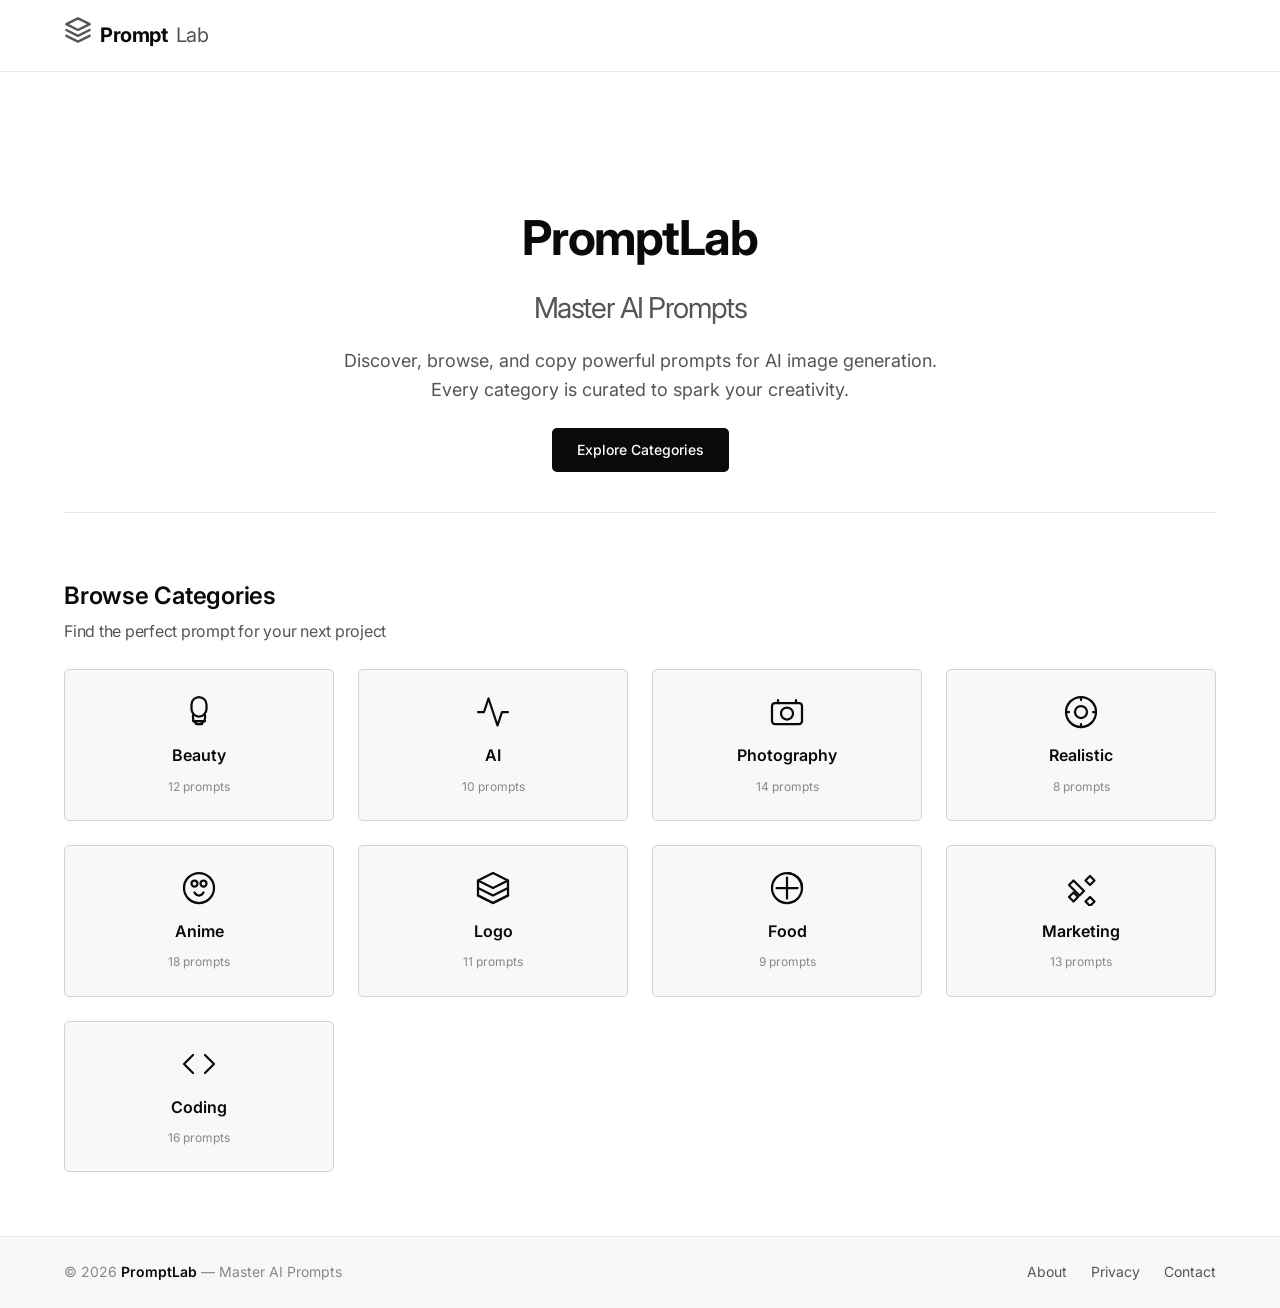
<file: index.html>
<!DOCTYPE html>
<html lang="en">
<head>
    <meta charset="UTF-8" />
    <meta name="viewport" content="width=device-width, initial-scale=1.0" />
    <title>PromptLab — Master AI Prompts</title>
    <link rel="stylesheet" href="style.css" />
    <link rel="preconnect" href="https://fonts.googleapis.com" />
    <link rel="preconnect" href="https://fonts.gstatic.com" crossorigin />
    <link href="https://fonts.googleapis.com/css2?family=Inter:opsz,wght@14..32,400;14..32,500;14..32,600;14..32,700&display=swap" rel="stylesheet" />
</head>
<body>

    <!-- ===== HEADER ===== -->
    <header class="header" role="banner">
        <div class="container">
            <div class="header-logo">
                <span class="logo-icon" aria-hidden="true">
                    <svg width="28" height="28" viewBox="0 0 24 24" fill="none" stroke="currentColor" stroke-width="2" stroke-linecap="round" stroke-linejoin="round">
                        <path d="M12 2L2 7l10 5 10-5-10-5z" />
                        <path d="M2 17l10 5 10-5" />
                        <path d="M2 12l10 5 10-5" />
                    </svg>
                </span>
                Prompt<span>Lab</span>
            </div>

            <button class="hamburger" aria-label="Toggle navigation" aria-expanded="false">
                <span class="bar"></span>
                <span class="bar"></span>
                <span class="bar"></span>
            </button>
        </div>
    </header>

    <!-- ===== NAVIGATION (slide-down, all links point to /pages/) ===== -->
    <nav class="nav-wrapper" role="navigation" aria-label="Main navigation">
        <div class="container">
            <ul class="nav-links">
                <li><a href="index.html" class="active">Home</a></li>
                <li><a href="pages/beauty.html">Beauty</a></li>
                <li><a href="pages/ai.html">AI</a></li>
                <li><a href="pages/photography.html">Photography</a></li>
                <li><a href="pages/realistic.html">Realistic</a></li>
                <li><a href="pages/anime.html">Anime</a></li>
                <li><a href="pages/logo.html">Logo</a></li>
                <li><a href="pages/food.html">Food</a></li>
                <li><a href="pages/marketing.html">Marketing</a></li>
                <li><a href="pages/coding.html">Coding</a></li>
            </ul>
        </div>
    </nav>

    <!-- ===== MAIN ===== -->
    <main class="main" role="main">
        <div class="container">

            <!-- HERO -->
            <section class="hero">
                <h1>
                    Prompt<span class="highlight">Lab</span>
                    <br />
                    <span style="font-weight:var(--fw-regular); color:var(--color-text-secondary); font-size:0.6em; display:block; margin-top:var(--spacing-sm);">
                        Master AI Prompts
                    </span>
                </h1>
                <p>
                    Discover, browse, and copy powerful prompts for AI image generation.
                    Every category is curated to spark your creativity.
                </p>
                <a href="#categories" class="btn">Explore Categories</a>
            </section>

            <!-- CATEGORIES SECTION -->
            <section id="categories">
                <h2 class="section-title">
                    Browse Categories
                    <span class="sub">Find the perfect prompt for your next project</span>
                </h2>

                <div class="category-grid">
                    <!-- Beauty -->
                    <a href="pages/beauty.html" class="category-card">
                        <span class="icon" aria-hidden="true">
                            <svg width="36" height="36" viewBox="0 0 24 24" fill="none" stroke="currentColor" stroke-width="1.5" stroke-linecap="round" stroke-linejoin="round">
                                <path d="M12 2a5 5 0 0 0-5 5v3a5 5 0 0 0 10 0V7a5 5 0 0 0-5-5z" />
                                <path d="M8 14v2a4 4 0 0 0 8 0v-2" />
                                <line x1="8" y1="18" x2="16" y2="18" />
                                <line x1="10" y1="20" x2="14" y2="20" />
                            </svg>
                        </span>
                        <span class="name">Beauty</span>
                        <span class="count">12 prompts</span>
                    </a>

                    <!-- AI -->
                    <a href="pages/ai.html" class="category-card">
                        <span class="icon" aria-hidden="true">
                            <svg width="36" height="36" viewBox="0 0 24 24" fill="none" stroke="currentColor" stroke-width="1.5" stroke-linecap="round" stroke-linejoin="round">
                                <polyline points="22 12 18 12 15 21 9 3 6 12 2 12" />
                            </svg>
                        </span>
                        <span class="name">AI</span>
                        <span class="count">10 prompts</span>
                    </a>

                    <!-- Photography -->
                    <a href="pages/photography.html" class="category-card">
                        <span class="icon" aria-hidden="true">
                            <svg width="36" height="36" viewBox="0 0 24 24" fill="none" stroke="currentColor" stroke-width="1.5" stroke-linecap="round" stroke-linejoin="round">
                                <rect x="2" y="6" width="20" height="14" rx="2" ry="2" />
                                <circle cx="12" cy="13" r="4" />
                                <line x1="18" y1="6" x2="18" y2="4" />
                                <line x1="6" y1="6" x2="6" y2="4" />
                            </svg>
                        </span>
                        <span class="name">Photography</span>
                        <span class="count">14 prompts</span>
                    </a>

                    <!-- Realistic -->
                    <a href="pages/realistic.html" class="category-card">
                        <span class="icon" aria-hidden="true">
                            <svg width="36" height="36" viewBox="0 0 24 24" fill="none" stroke="currentColor" stroke-width="1.5" stroke-linecap="round" stroke-linejoin="round">
                                <circle cx="12" cy="12" r="10" />
                                <circle cx="12" cy="12" r="4" />
                                <line x1="12" y1="2" x2="12" y2="4" />
                                <line x1="12" y1="20" x2="12" y2="22" />
                                <line x1="2" y1="12" x2="4" y2="12" />
                                <line x1="20" y1="12" x2="22" y2="12" />
                            </svg>
                        </span>
                        <span class="name">Realistic</span>
                        <span class="count">8 prompts</span>
                    </a>

                    <!-- Anime -->
                    <a href="pages/anime.html" class="category-card">
                        <span class="icon" aria-hidden="true">
                            <svg width="36" height="36" viewBox="0 0 24 24" fill="none" stroke="currentColor" stroke-width="1.5" stroke-linecap="round" stroke-linejoin="round">
                                <circle cx="9" cy="9" r="2" />
                                <circle cx="15" cy="9" r="2" />
                                <path d="M9 15c.7 1.3 2.3 2 3 2s2.3-.7 3-2" />
                                <circle cx="12" cy="12" r="10" />
                            </svg>
                        </span>
                        <span class="name">Anime</span>
                        <span class="count">18 prompts</span>
                    </a>

                    <!-- Logo -->
                    <a href="pages/logo.html" class="category-card">
                        <span class="icon" aria-hidden="true">
                            <svg width="36" height="36" viewBox="0 0 24 24" fill="none" stroke="currentColor" stroke-width="1.5" stroke-linecap="round" stroke-linejoin="round">
                                <path d="M12 2L2 7l10 5 10-5-10-5z" />
                                <path d="M2 17l10 5 10-5" />
                                <path d="M2 12l10 5 10-5" />
                                <polyline points="2 7 2 17 12 22 22 17 22 7" />
                            </svg>
                        </span>
                        <span class="name">Logo</span>
                        <span class="count">11 prompts</span>
                    </a>

                    <!-- Food -->
                    <a href="pages/food.html" class="category-card">
                        <span class="icon" aria-hidden="true">
                            <svg width="36" height="36" viewBox="0 0 24 24" fill="none" stroke="currentColor" stroke-width="1.5" stroke-linecap="round" stroke-linejoin="round">
                                <path d="M5 12h14" />
                                <path d="M12 5v14" />
                                <circle cx="12" cy="12" r="10" />
                                <path d="M12 2a10 10 0 0 1 10 10" />
                            </svg>
                        </span>
                        <span class="name">Food</span>
                        <span class="count">9 prompts</span>
                    </a>

                    <!-- Marketing -->
                    <a href="pages/marketing.html" class="category-card">
                        <span class="icon" aria-hidden="true">
                            <svg width="36" height="36" viewBox="0 0 24 24" fill="none" stroke="currentColor" stroke-width="1.5" stroke-linecap="round" stroke-linejoin="round">
                                <path d="M18 10L21 7l-3-3-3 3 3 3z" />
                                <path d="M14 14L7 7l-3 3 7 7 3-3z" />
                                <path d="M10 18L7 21l-3-3 3-3 3 3z" />
                                <path d="M18 18l-3 3 3 3 3-3-3-3z" />
                            </svg>
                        </span>
                        <span class="name">Marketing</span>
                        <span class="count">13 prompts</span>
                    </a>

                    <!-- Coding -->
                    <a href="pages/coding.html" class="category-card">
                        <span class="icon" aria-hidden="true">
                            <svg width="36" height="36" viewBox="0 0 24 24" fill="none" stroke="currentColor" stroke-width="1.5" stroke-linecap="round" stroke-linejoin="round">
                                <polyline points="16 18 22 12 16 6" />
                                <polyline points="8 6 2 12 8 18" />
                            </svg>
                        </span>
                        <span class="name">Coding</span>
                        <span class="count">16 prompts</span>
                    </a>
                </div>
            </section>

        </div>
    </main>

    <!-- ===== FOOTER ===== -->
    <footer class="footer" role="contentinfo">
        <div class="container">
            <div class="copyright">
                &copy; 2026 <strong>PromptLab</strong> &mdash; Master AI Prompts
            </div>
            <div class="footer-links">
                <a href="#">About</a>
                <a href="#">Privacy</a>
                <a href="#">Contact</a>
            </div>
        </div>
    </footer>

    <!-- ===== SCRIPTS ===== -->
    <script src="script.js"></script>
</body>
</html>
</file>
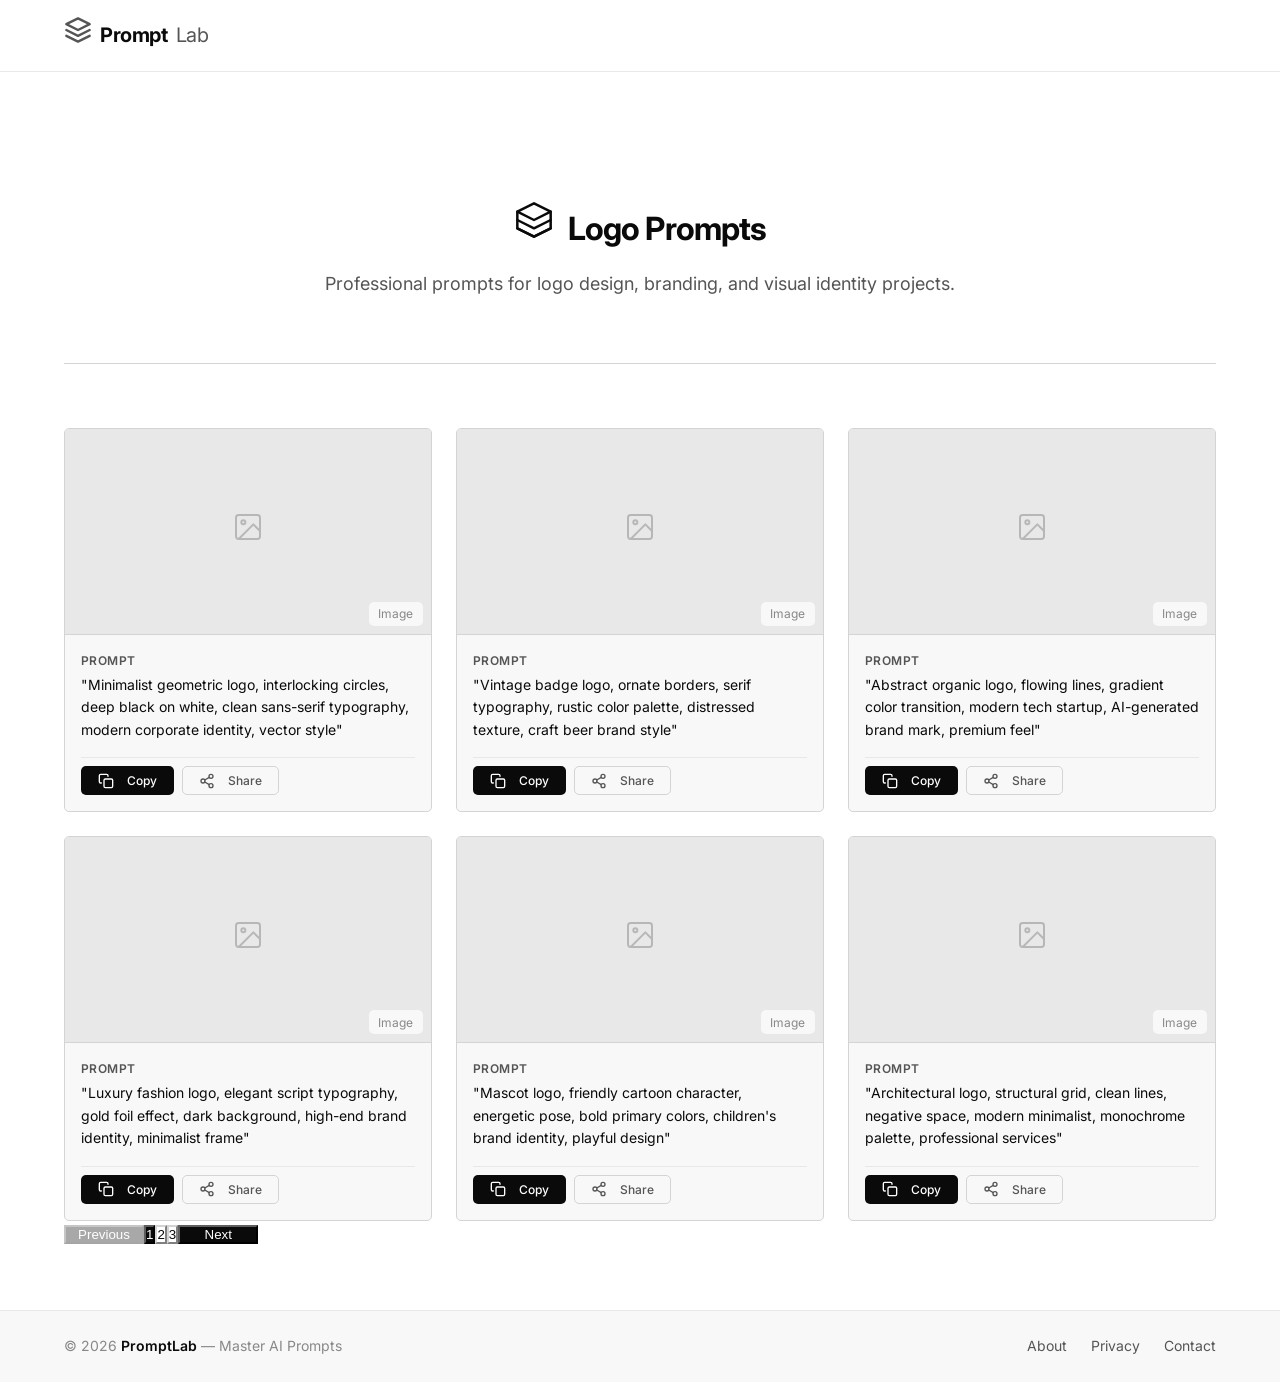
<file: logo.html>
<!DOCTYPE html>
<html lang="en">
<head>
    <meta charset="UTF-8" />
    <meta name="viewport" content="width=device-width, initial-scale=1.0" />
    <title>Logo Prompts — PromptLab</title>
    <link rel="stylesheet" href="style.css" />
    <link rel="stylesheet" href="pagination.css" />
    <link rel="preconnect" href="https://fonts.googleapis.com" />
    <link rel="preconnect" href="https://fonts.gstatic.com" crossorigin />
    <link href="https://fonts.googleapis.com/css2?family=Inter:opsz,wght@14..32,400;14..32,500;14..32,600;14..32,700&display=swap" rel="stylesheet" />
</head>
<body>

    <!-- ===== HEADER (identical) ===== -->
    <header class="header" role="banner">
        <div class="container">
            <div class="header-logo">
                <span class="logo-icon" aria-hidden="true">
                    <svg width="28" height="28" viewBox="0 0 24 24" fill="none" stroke="currentColor" stroke-width="2" stroke-linecap="round" stroke-linejoin="round">
                        <path d="M12 2L2 7l10 5 10-5-10-5z" />
                        <path d="M2 17l10 5 10-5" />
                        <path d="M2 12l10 5 10-5" />
                    </svg>
                </span>
                Prompt<span>Lab</span>
            </div>
            <button class="hamburger" aria-label="Toggle navigation" aria-expanded="false">
                <span class="bar"></span>
                <span class="bar"></span>
                <span class="bar"></span>
            </button>
        </div>
    </header>

    <!-- ===== NAVIGATION (slide-down, identical) ===== -->
    <nav class="nav-wrapper" role="navigation" aria-label="Main navigation">
        <div class="container">
            <ul class="nav-links">
                <li><a href="index.html">Home</a></li>
                <li><a href="beauty.html">Beauty</a></li>
                <li><a href="ai.html">AI</a></li>
                <li><a href="photography.html">Photography</a></li>
                <li><a href="realistic.html">Realistic</a></li>
                <li><a href="anime.html">Anime</a></li>
                <li><a href="logo.html" class="active">Logo</a></li>
                <li><a href="food.html">Food</a></li>
                <li><a href="marketing.html">Marketing</a></li>
                <li><a href="coding.html">Coding</a></li>
            </ul>
        </div>
    </nav>

    <!-- ===== MAIN ===== -->
    <main class="main" role="main">
        <div class="container">

            <!-- Category Header -->
            <section class="hero" style="border-bottom-color:var(--color-border);">
                <h1 style="font-size:var(--font-3xl);">
                    <span class="icon" style="display:inline-block; margin-right:var(--spacing-sm);" aria-hidden="true">
                        <svg width="40" height="40" viewBox="0 0 24 24" fill="none" stroke="currentColor" stroke-width="1.5" stroke-linecap="round" stroke-linejoin="round">
                            <path d="M12 2L2 7l10 5 10-5-10-5z" />
                            <path d="M2 17l10 5 10-5" />
                            <path d="M2 12l10 5 10-5" />
                            <polyline points="2 7 2 17 12 22 22 17 22 7" />
                        </svg>
                    </span>
                    Logo Prompts
                </h1>
                <p>Professional prompts for logo design, branding, and visual identity projects.</p>
            </section>

            <!-- Prompt Grid with 18 cards -->
            <section>
                <div class="prompt-grid">

                    <!-- ===== PAGE 1 (Cards 1-6) ===== -->
                    <!-- Card 1 -->
                    <div class="prompt-card">
                        <div class="image-placeholder">
                            <span class="placeholder-icon" aria-hidden="true">
                                <svg width="32" height="32" viewBox="0 0 24 24" fill="none" stroke="currentColor" stroke-width="1.5" stroke-linecap="round" stroke-linejoin="round">
                                    <rect x="3" y="3" width="18" height="18" rx="2" ry="2" />
                                    <circle cx="8.5" cy="8.5" r="1.5" />
                                    <polyline points="21 15 16 10 5 21" />
                                </svg>
                            </span>
                            <span class="placeholder-label">Image</span>
                        </div>
                        <div class="body">
                            <div class="prompt-text">
                                <span class="label">Prompt</span>
                                "Minimalist geometric logo, interlocking circles, deep black on white, clean sans-serif typography, modern corporate identity, vector style"
                            </div>
                            <div class="actions">
                                <button class="btn btn-sm btn-copy">Copy</button>
                                <button class="btn btn-sm btn-share">Share</button>
                            </div>
                        </div>
                    </div>

                    <!-- Card 2 -->
                    <div class="prompt-card">
                        <div class="image-placeholder">
                            <span class="placeholder-icon" aria-hidden="true">
                                <svg width="32" height="32" viewBox="0 0 24 24" fill="none" stroke="currentColor" stroke-width="1.5" stroke-linecap="round" stroke-linejoin="round">
                                    <rect x="3" y="3" width="18" height="18" rx="2" ry="2" />
                                    <circle cx="8.5" cy="8.5" r="1.5" />
                                    <polyline points="21 15 16 10 5 21" />
                                </svg>
                            </span>
                            <span class="placeholder-label">Image</span>
                        </div>
                        <div class="body">
                            <div class="prompt-text">
                                <span class="label">Prompt</span>
                                "Vintage badge logo, ornate borders, serif typography, rustic color palette, distressed texture, craft beer brand style"
                            </div>
                            <div class="actions">
                                <button class="btn btn-sm btn-copy">Copy</button>
                                <button class="btn btn-sm btn-share">Share</button>
                            </div>
                        </div>
                    </div>

                    <!-- Card 3 -->
                    <div class="prompt-card">
                        <div class="image-placeholder">
                            <span class="placeholder-icon" aria-hidden="true">
                                <svg width="32" height="32" viewBox="0 0 24 24" fill="none" stroke="currentColor" stroke-width="1.5" stroke-linecap="round" stroke-linejoin="round">
                                    <rect x="3" y="3" width="18" height="18" rx="2" ry="2" />
                                    <circle cx="8.5" cy="8.5" r="1.5" />
                                    <polyline points="21 15 16 10 5 21" />
                                </svg>
                            </span>
                            <span class="placeholder-label">Image</span>
                        </div>
                        <div class="body">
                            <div class="prompt-text">
                                <span class="label">Prompt</span>
                                "Abstract organic logo, flowing lines, gradient color transition, modern tech startup, AI-generated brand mark, premium feel"
                            </div>
                            <div class="actions">
                                <button class="btn btn-sm btn-copy">Copy</button>
                                <button class="btn btn-sm btn-share">Share</button>
                            </div>
                        </div>
                    </div>

                    <!-- Card 4 -->
                    <div class="prompt-card">
                        <div class="image-placeholder">
                            <span class="placeholder-icon" aria-hidden="true">
                                <svg width="32" height="32" viewBox="0 0 24 24" fill="none" stroke="currentColor" stroke-width="1.5" stroke-linecap="round" stroke-linejoin="round">
                                    <rect x="3" y="3" width="18" height="18" rx="2" ry="2" />
                                    <circle cx="8.5" cy="8.5" r="1.5" />
                                    <polyline points="21 15 16 10 5 21" />
                                </svg>
                            </span>
                            <span class="placeholder-label">Image</span>
                        </div>
                        <div class="body">
                            <div class="prompt-text">
                                <span class="label">Prompt</span>
                                "Luxury fashion logo, elegant script typography, gold foil effect, dark background, high-end brand identity, minimalist frame"
                            </div>
                            <div class="actions">
                                <button class="btn btn-sm btn-copy">Copy</button>
                                <button class="btn btn-sm btn-share">Share</button>
                            </div>
                        </div>
                    </div>

                    <!-- Card 5 -->
                    <div class="prompt-card">
                        <div class="image-placeholder">
                            <span class="placeholder-icon" aria-hidden="true">
                                <svg width="32" height="32" viewBox="0 0 24 24" fill="none" stroke="currentColor" stroke-width="1.5" stroke-linecap="round" stroke-linejoin="round">
                                    <rect x="3" y="3" width="18" height="18" rx="2" ry="2" />
                                    <circle cx="8.5" cy="8.5" r="1.5" />
                                    <polyline points="21 15 16 10 5 21" />
                                </svg>
                            </span>
                            <span class="placeholder-label">Image</span>
                        </div>
                        <div class="body">
                            <div class="prompt-text">
                                <span class="label">Prompt</span>
                                "Mascot logo, friendly cartoon character, energetic pose, bold primary colors, children's brand identity, playful design"
                            </div>
                            <div class="actions">
                                <button class="btn btn-sm btn-copy">Copy</button>
                                <button class="btn btn-sm btn-share">Share</button>
                            </div>
                        </div>
                    </div>

                    <!-- Card 6 -->
                    <div class="prompt-card">
                        <div class="image-placeholder">
                            <span class="placeholder-icon" aria-hidden="true">
                                <svg width="32" height="32" viewBox="0 0 24 24" fill="none" stroke="currentColor" stroke-width="1.5" stroke-linecap="round" stroke-linejoin="round">
                                    <rect x="3" y="3" width="18" height="18" rx="2" ry="2" />
                                    <circle cx="8.5" cy="8.5" r="1.5" />
                                    <polyline points="21 15 16 10 5 21" />
                                </svg>
                            </span>
                            <span class="placeholder-label">Image</span>
                        </div>
                        <div class="body">
                            <div class="prompt-text">
                                <span class="label">Prompt</span>
                                "Architectural logo, structural grid, clean lines, negative space, modern minimalist, monochrome palette, professional services"
                            </div>
                            <div class="actions">
                                <button class="btn btn-sm btn-copy">Copy</button>
                                <button class="btn btn-sm btn-share">Share</button>
                            </div>
                        </div>
                    </div>

                    <!-- ===== PAGE 2 (Cards 7-12) ===== -->
                    <!-- Card 7 -->
                    <div class="prompt-card">
                        <div class="image-placeholder">
                            <span class="placeholder-icon" aria-hidden="true">
                                <svg width="32" height="32" viewBox="0 0 24 24" fill="none" stroke="currentColor" stroke-width="1.5" stroke-linecap="round" stroke-linejoin="round">
                                    <rect x="3" y="3" width="18" height="18" rx="2" ry="2" />
                                    <circle cx="8.5" cy="8.5" r="1.5" />
                                    <polyline points="21 15 16 10 5 21" />
                                </svg>
                            </span>
                            <span class="placeholder-label">Image</span>
                        </div>
                        <div class="body">
                            <div class="prompt-text">
                                <span class="label">Prompt</span>
                                "Eco-friendly logo, leaf and spiral combination, earthy green tones, organic curves, sustainability brand, clean natural aesthetic"
                            </div>
                            <div class="actions">
                                <button class="btn btn-sm btn-copy">Copy</button>
                                <button class="btn btn-sm btn-share">Share</button>
                            </div>
                        </div>
                    </div>

                    <!-- Card 8 -->
                    <div class="prompt-card">
                        <div class="image-placeholder">
                            <span class="placeholder-icon" aria-hidden="true">
                                <svg width="32" height="32" viewBox="0 0 24 24" fill="none" stroke="currentColor" stroke-width="1.5" stroke-linecap="round" stroke-linejoin="round">
                                    <rect x="3" y="3" width="18" height="18" rx="2" ry="2" />
                                    <circle cx="8.5" cy="8.5" r="1.5" />
                                    <polyline points="21 15 16 10 5 21" />
                                </svg>
                            </span>
                            <span class="placeholder-label">Image</span>
                        </div>
                        <div class="body">
                            <div class="prompt-text">
                                <span class="label">Prompt</span>
                                "Tech logo, circuit board pattern, blue and silver color scheme, futuristic font, software company, digital transformation brand"
                            </div>
                            <div class="actions">
                                <button class="btn btn-sm btn-copy">Copy</button>
                                <button class="btn btn-sm btn-share">Share</button>
                            </div>
                        </div>
                    </div>

                    <!-- Card 9 -->
                    <div class="prompt-card">
                        <div class="image-placeholder">
                            <span class="placeholder-icon" aria-hidden="true">
                                <svg width="32" height="32" viewBox="0 0 24 24" fill="none" stroke="currentColor" stroke-width="1.5" stroke-linecap="round" stroke-linejoin="round">
                                    <rect x="3" y="3" width="18" height="18" rx="2" ry="2" />
                                    <circle cx="8.5" cy="8.5" r="1.5" />
                                    <polyline points="21 15 16 10 5 21" />
                                </svg>
                            </span>
                            <span class="placeholder-label">Image</span>
                        </div>
                        <div class="body">
                            <div class="prompt-text">
                                <span class="label">Prompt</span>
                                "Hand-drawn logo, sketch style, irregular lines, artistic feel, creative agency, bespoke design, watercolor accent"
                            </div>
                            <div class="actions">
                                <button class="btn btn-sm btn-copy">Copy</button>
                                <button class="btn btn-sm btn-share">Share</button>
                            </div>
                        </div>
                    </div>

                    <!-- Card 10 -->
                    <div class="prompt-card">
                        <div class="image-placeholder">
                            <span class="placeholder-icon" aria-hidden="true">
                                <svg width="32" height="32" viewBox="0 0 24 24" fill="none" stroke="currentColor" stroke-width="1.5" stroke-linecap="round" stroke-linejoin="round">
                                    <rect x="3" y="3" width="18" height="18" rx="2" ry="2" />
                                    <circle cx="8.5" cy="8.5" r="1.5" />
                                    <polyline points="21 15 16 10 5 21" />
                                </svg>
                            </span>
                            <span class="placeholder-label">Image</span>
                        </div>
                        <div class="body">
                            <div class="prompt-text">
                                <span class="label">Prompt</span>
                                "Food brand logo, fork and spoon in circle, warm colors, clean modern design, cafe identity, appetizing visual"
                            </div>
                            <div class="actions">
                                <button class="btn btn-sm btn-copy">Copy</button>
                                <button class="btn btn-sm btn-share">Share</button>
                            </div>
                        </div>
                    </div>

                    <!-- Card 11 -->
                    <div class="prompt-card">
                        <div class="image-placeholder">
                            <span class="placeholder-icon" aria-hidden="true">
                                <svg width="32" height="32" viewBox="0 0 24 24" fill="none" stroke="currentColor" stroke-width="1.5" stroke-linecap="round" stroke-linejoin="round">
                                    <rect x="3" y="3" width="18" height="18" rx="2" ry="2" />
                                    <circle cx="8.5" cy="8.5" r="1.5" />
                                    <polyline points="21 15 16 10 5 21" />
                                </svg>
                            </span>
                            <span class="placeholder-label">Image</span>
                        </div>
                        <div class="body">
                            <div class="prompt-text">
                                <span class="label">Prompt</span>
                                "Sports team logo, shield shape, aggressive mascot, bold typography, team colors, dynamic action pose"
                            </div>
                            <div class="actions">
                                <button class="btn btn-sm btn-copy">Copy</button>
                                <button class="btn btn-sm btn-share">Share</button>
                            </div>
                        </div>
                    </div>

                    <!-- Card 12 -->
                    <div class="prompt-card">
                        <div class="image-placeholder">
                            <span class="placeholder-icon" aria-hidden="true">
                                <svg width="32" height="32" viewBox="0 0 24 24" fill="none" stroke="currentColor" stroke-width="1.5" stroke-linecap="round" stroke-linejoin="round">
                                    <rect x="3" y="3" width="18" height="18" rx="2" ry="2" />
                                    <circle cx="8.5" cy="8.5" r="1.5" />
                                    <polyline points="21 15 16 10 5 21" />
                                </svg>
                            </span>
                            <span class="placeholder-label">Image</span>
                        </div>
                        <div class="body">
                            <div class="prompt-text">
                                <span class="label">Prompt</span>
                                "Jewelry brand logo, elegant diamond motif, refined serif font, gold and pearl color scheme, luxury accessory brand"
                            </div>
                            <div class="actions">
                                <button class="btn btn-sm btn-copy">Copy</button>
                                <button class="btn btn-sm btn-share">Share</button>
                            </div>
                        </div>
                    </div>

                    <!-- ===== PAGE 3 (Cards 13-18) ===== -->
                    <!-- Card 13 -->
                    <div class="prompt-card">
                        <div class="image-placeholder">
                            <span class="placeholder-icon" aria-hidden="true">
                                <svg width="32" height="32" viewBox="0 0 24 24" fill="none" stroke="currentColor" stroke-width="1.5" stroke-linecap="round" stroke-linejoin="round">
                                    <rect x="3" y="3" width="18" height="18" rx="2" ry="2" />
                                    <circle cx="8.5" cy="8.5" r="1.5" />
                                    <polyline points="21 15 16 10 5 21" />
                                </svg>
                            </span>
                            <span class="placeholder-label">Image</span>
                        </div>
                        <div class="body">
                            <div class="prompt-text">
                                <span class="label">Prompt</span>
                                "Music logo, abstract sound wave, musical note integration, dynamic movement, entertainment brand, vibrant colors"
                            </div>
                            <div class="actions">
                                <button class="btn btn-sm btn-copy">Copy</button>
                                <button class="btn btn-sm btn-share">Share</button>
                            </div>
                        </div>
                    </div>

                    <!-- Card 14 -->
                    <div class="prompt-card">
                        <div class="image-placeholder">
                            <span class="placeholder-icon" aria-hidden="true">
                                <svg width="32" height="32" viewBox="0 0 24 24" fill="none" stroke="currentColor" stroke-width="1.5" stroke-linecap="round" stroke-linejoin="round">
                                    <rect x="3" y="3" width="18" height="18" rx="2" ry="2" />
                                    <circle cx="8.5" cy="8.5" r="1.5" />
                                    <polyline points="21 15 16 10 5 21" />
                                </svg>
                            </span>
                            <span class="placeholder-label">Image</span>
                        </div>
                        <div class="body">
                            <div class="prompt-text">
                                <span class="label">Prompt</span>
                                "Travel logo, compass and globe hybrid, adventurous spirit, navy and gold palette, tourism company, wanderlust vibe"
                            </div>
                            <div class="actions">
                                <button class="btn btn-sm btn-copy">Copy</button>
                                <button class="btn btn-sm btn-share">Share</button>
                            </div>
                        </div>
                    </div>

                    <!-- Card 15 -->
                    <div class="prompt-card">
                        <div class="image-placeholder">
                            <span class="placeholder-icon" aria-hidden="true">
                                <svg width="32" height="32" viewBox="0 0 24 24" fill="none" stroke="currentColor" stroke-width="1.5" stroke-linecap="round" stroke-linejoin="round">
                                    <rect x="3" y="3" width="18" height="18" rx="2" ry="2" />
                                    <circle cx="8.5" cy="8.5" r="1.5" />
                                    <polyline points="21 15 16 10 5 21" />
                                </svg>
                            </span>
                            <span class="placeholder-label">Image</span>
                        </div>
                        <div class="body">
                            <div class="prompt-text">
                                <span class="label">Prompt</span>
                                "Health logo, cross and heart combo, medical plus sign, calm blue tones, healthcare brand, trustworthy design"
                            </div>
                            <div class="actions">
                                <button class="btn btn-sm btn-copy">Copy</button>
                                <button class="btn btn-sm btn-share">Share</button>
                            </div>
                        </div>
                    </div>

                    <!-- Card 16 -->
                    <div class="prompt-card">
                        <div class="image-placeholder">
                            <span class="placeholder-icon" aria-hidden="true">
                                <svg width="32" height="32" viewBox="0 0 24 24" fill="none" stroke="currentColor" stroke-width="1.5" stroke-linecap="round" stroke-linejoin="round">
                                    <rect x="3" y="3" width="18" height="18" rx="2" ry="2" />
                                    <circle cx="8.5" cy="8.5" r="1.5" />
                                    <polyline points="21 15 16 10 5 21" />
                                </svg>
                            </span>
                            <span class="placeholder-label">Image</span>
                        </div>
                        <div class="body">
                            <div class="prompt-text">
                                <span class="label">Prompt</span>
                                "Education logo, book and graduation cap, knowledge symbol, academic colors, school identity, timeless design"
                            </div>
                            <div class="actions">
                                <button class="btn btn-sm btn-copy">Copy</button>
                                <button class="btn btn-sm btn-share">Share</button>
                            </div>
                        </div>
                    </div>

                    <!-- Card 17 -->
                    <div class="prompt-card">
                        <div class="image-placeholder">
                            <span class="placeholder-icon" aria-hidden="true">
                                <svg width="32" height="32" viewBox="0 0 24 24" fill="none" stroke="currentColor" stroke-width="1.5" stroke-linecap="round" stroke-linejoin="round">
                                    <rect x="3" y="3" width="18" height="18" rx="2" ry="2" />
                                    <circle cx="8.5" cy="8.5" r="1.5" />
                                    <polyline points="21 15 16 10 5 21" />
                                </svg>
                            </span>
                            <span class="placeholder-label">Image</span>
                        </div>
                        <div class="body">
                            <div class="prompt-text">
                                <span class="label">Prompt</span>
                                "Financial logo, upward arrow graph, shield protection, gold and navy, investment brand, professional corporate identity"
                            </div>
                            <div class="actions">
                                <button class="btn btn-sm btn-copy">Copy</button>
                                <button class="btn btn-sm btn-share">Share</button>
                            </div>
                        </div>
                    </div>

                    <!-- Card 18 -->
                    <div class="prompt-card">
                        <div class="image-placeholder">
                            <span class="placeholder-icon" aria-hidden="true">
                                <svg width="32" height="32" viewBox="0 0 24 24" fill="none" stroke="currentColor" stroke-width="1.5" stroke-linecap="round" stroke-linejoin="round">
                                    <rect x="3" y="3" width="18" height="18" rx="2" ry="2" />
                                    <circle cx="8.5" cy="8.5" r="1.5" />
                                    <polyline points="21 15 16 10 5 21" />
                                </svg>
                            </span>
                            <span class="placeholder-label">Image</span>
                        </div>
                        <div class="body">
                            <div class="prompt-text">
                                <span class="label">Prompt</span>
                                "Art gallery logo, modern geometric frame, creative negative space, black and white, museum identity, elegant minimalism"
                            </div>
                            <div class="actions">
                                <button class="btn btn-sm btn-copy">Copy</button>
                                <button class="btn btn-sm btn-share">Share</button>
                            </div>
                        </div>
                    </div>

                </div>

                <!-- ===== PAGINATION CONTAINER ===== -->
                <div id="pagination"></div>

            </section>

        </div>
    </main>

    <!-- ===== FOOTER (identical) ===== -->
    <footer class="footer" role="contentinfo">
        <div class="container">
            <div class="copyright">
                &copy; 2026 <strong>PromptLab</strong> &mdash; Master AI Prompts
            </div>
            <div class="footer-links">
                <a href="#">About</a>
                <a href="#">Privacy</a>
                <a href="#">Contact</a>
            </div>
        </div>
    </footer>

    <script src="script.js"></script>
</body>
</html>
</file>
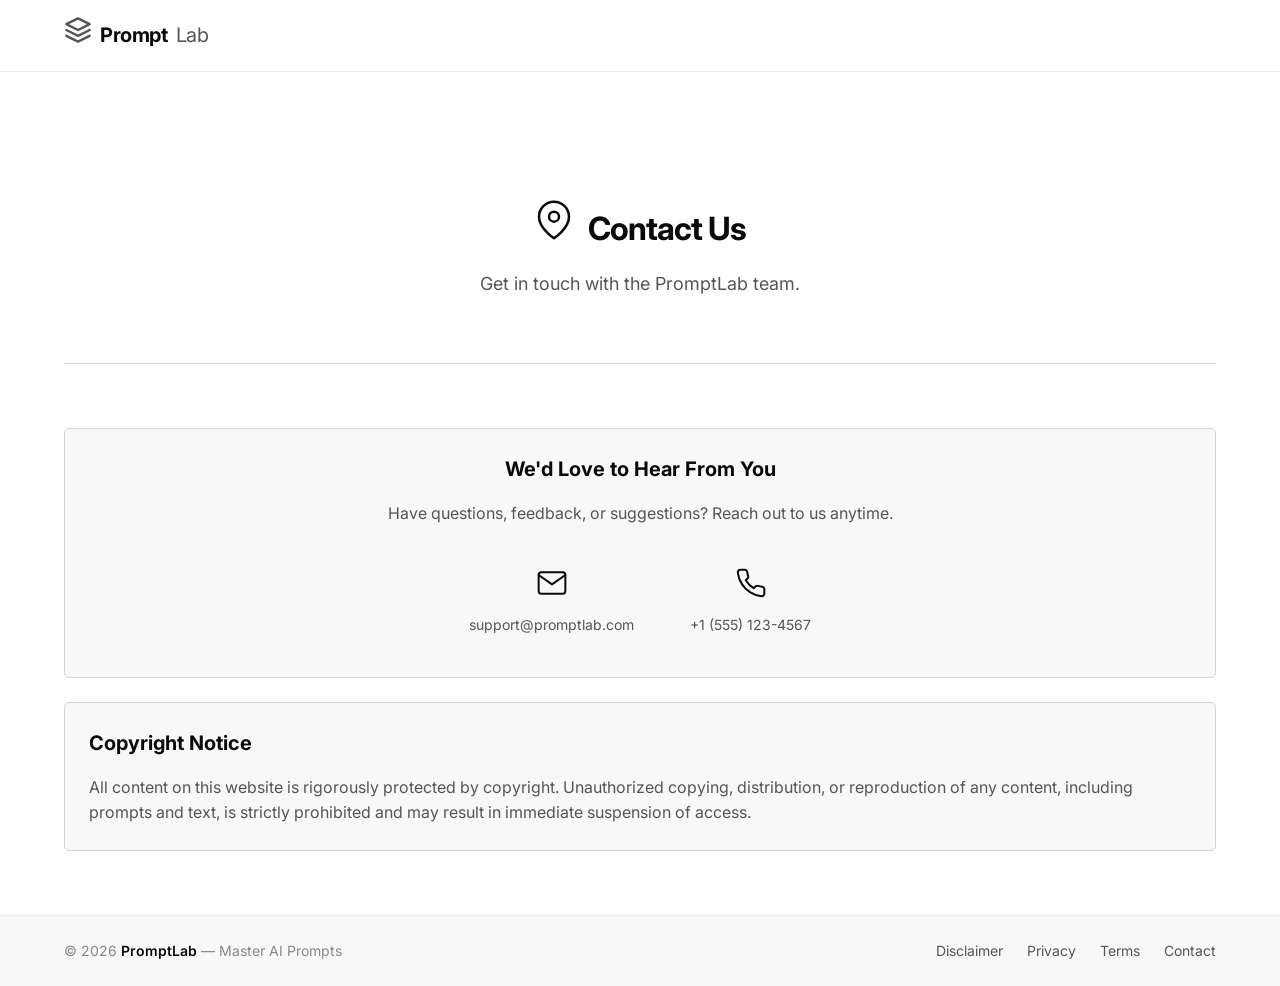
<file: legal/contact.html>
<!DOCTYPE html>
<html lang="en">
<head>
    <meta charset="UTF-8" />
    <meta name="viewport" content="width=device-width, initial-scale=1.0" />
    <title>Contact Us — PromptLab</title>
    <link rel="stylesheet" href="../style.css" />
    <link rel="stylesheet" href="../pagination.css" />
    <link rel="preconnect" href="https://fonts.googleapis.com" />
    <link rel="preconnect" href="https://fonts.gstatic.com" crossorigin />
    <link href="https://fonts.googleapis.com/css2?family=Inter:opsz,wght@14..32,400;14..32,500;14..32,600;14..32,700&display=swap" rel="stylesheet" />
</head>
<body>

    <!-- ===== HEADER ===== -->
    <header class="header" role="banner">
        <div class="container">
            <div class="header-logo">
                <span class="logo-icon" aria-hidden="true">
                    <svg width="28" height="28" viewBox="0 0 24 24" fill="none" stroke="currentColor" stroke-width="2" stroke-linecap="round" stroke-linejoin="round">
                        <path d="M12 2L2 7l10 5 10-5-10-5z" />
                        <path d="M2 17l10 5 10-5" />
                        <path d="M2 12l10 5 10-5" />
                    </svg>
                </span>
                Prompt<span>Lab</span>
            </div>
            <button class="hamburger" aria-label="Toggle navigation" aria-expanded="false">
                <span class="bar"></span>
                <span class="bar"></span>
                <span class="bar"></span>
            </button>
        </div>
    </header>

    <!-- ===== NAVIGATION ===== -->
    <nav class="nav-wrapper" role="navigation" aria-label="Main navigation">
        <div class="container">
            <ul class="nav-links">
                <li><a href="../index.html">Home</a></li>
                <li><a href="../pages/beauty.html">Beauty</a></li>
                <li><a href="../pages/ai.html">AI</a></li>
                <li><a href="../pages/photography.html">Photography</a></li>
                <li><a href="../pages/realistic.html">Realistic</a></li>
                <li><a href="../pages/anime.html">Anime</a></li>
                <li><a href="../pages/logo.html">Logo</a></li>
                <li><a href="../pages/food.html">Food</a></li>
                <li><a href="../pages/marketing.html">Marketing</a></li>
                <li><a href="../pages/coding.html">Coding</a></li>
            </ul>
        </div>
    </nav>

    <!-- ===== MAIN ===== -->
    <main class="main" role="main">
        <div class="container">

            <!-- Page Header -->
            <section class="hero" style="border-bottom-color:var(--color-border);">
                <h1 style="font-size:var(--font-3xl);">
                    <span class="icon" style="display:inline-block; margin-right:var(--spacing-sm);" aria-hidden="true">
                        <svg width="40" height="40" viewBox="0 0 24 24" fill="none" stroke="currentColor" stroke-width="1.5" stroke-linecap="round" stroke-linejoin="round">
                            <path d="M21 10c0 7-9 13-9 13s-9-6-9-13a9 9 0 0 1 18 0z"/>
                            <circle cx="12" cy="10" r="3"/>
                        </svg>
                    </span>
                    Contact Us
                </h1>
                <p>Get in touch with the PromptLab team.</p>
            </section>

            <!-- Content -->
            <section>
                <div style="background:var(--color-surface); border:1px solid var(--color-border); border-radius:var(--radius); padding:var(--spacing-lg); margin-top:var(--spacing-lg); text-align:center;">
                    <h2 style="font-size:var(--font-xl); color:var(--color-primary); margin-bottom:var(--spacing-md);">We'd Love to Hear From You</h2>
                    <p style="color:var(--color-text-secondary); margin-bottom:var(--spacing-md);">Have questions, feedback, or suggestions? Reach out to us anytime.</p>
                    <div style="display:flex; flex-wrap:wrap; justify-content:center; gap:var(--spacing-lg); margin-top:var(--spacing-lg);">
                        <div style="text-align:center; padding:var(--spacing-md);">
                            <span style="display:inline-block; margin-bottom:var(--spacing-sm); color:var(--color-primary);" aria-hidden="true">
                                <svg width="32" height="32" viewBox="0 0 24 24" fill="none" stroke="currentColor" stroke-width="1.5" stroke-linecap="round" stroke-linejoin="round">
                                    <path d="M4 4h16c1.1 0 2 .9 2 2v12c0 1.1-.9 2-2 2H4c-1.1 0-2-.9-2-2V6c0-1.1.9-2 2-2z"/>
                                    <polyline points="22,6 12,13 2,6"/>
                                </svg>
                            </span>
                            <p style="font-size:var(--font-sm); color:var(--color-text-secondary);">support@promptlab.com</p>
                        </div>
                        <div style="text-align:center; padding:var(--spacing-md);">
                            <span style="display:inline-block; margin-bottom:var(--spacing-sm); color:var(--color-primary);" aria-hidden="true">
                                <svg width="32" height="32" viewBox="0 0 24 24" fill="none" stroke="currentColor" stroke-width="1.5" stroke-linecap="round" stroke-linejoin="round">
                                    <path d="M22 16.92v3a2 2 0 0 1-2.18 2 19.79 19.79 0 0 1-8.63-3.07 19.5 19.5 0 0 1-6-6 19.79 19.79 0 0 1-3.07-8.67A2 2 0 0 1 4.11 2h3a2 2 0 0 1 2 1.72 12.84 12.84 0 0 0 .7 2.81 2 2 0 0 1-.45 2.11L8.09 9.91a16 16 0 0 0 6 6l1.27-1.27a2 2 0 0 1 2.11-.45 12.84 12.84 0 0 0 2.81.7A2 2 0 0 1 22 16.92z"/>
                                </svg>
                            </span>
                            <p style="font-size:var(--font-sm); color:var(--color-text-secondary);">+1 (555) 123-4567</p>
                        </div>
                    </div>
                </div>

                <div style="background:var(--color-surface); border:1px solid var(--color-border); border-radius:var(--radius); padding:var(--spacing-lg); margin-top:var(--spacing-lg);">
                    <h2 style="font-size:var(--font-xl); color:var(--color-primary); margin-bottom:var(--spacing-md);">Copyright Notice</h2>
                    <p style="color:var(--color-text-secondary);">
                        All content on this website is rigorously protected by copyright. Unauthorized copying, distribution, or reproduction of any content, including prompts and text, is strictly prohibited and may result in immediate suspension of access.
                    </p>
                </div>
            </section>

        </div>
    </main>

    <!-- ===== FOOTER ===== -->
    <footer class="footer" role="contentinfo">
        <div class="container">
            <div class="copyright">
                &copy; 2026 <strong>PromptLab</strong> &mdash; Master AI Prompts
            </div>
            <div class="footer-links">
                <a href="disclaimer.html">Disclaimer</a>
                <a href="privacy.html">Privacy</a>
                <a href="terms.html">Terms</a>
                <a href="contact.html">Contact</a>
            </div>
        </div>
    </footer>

    <script src="../script.js"></script>
</body>
</html>
</file>
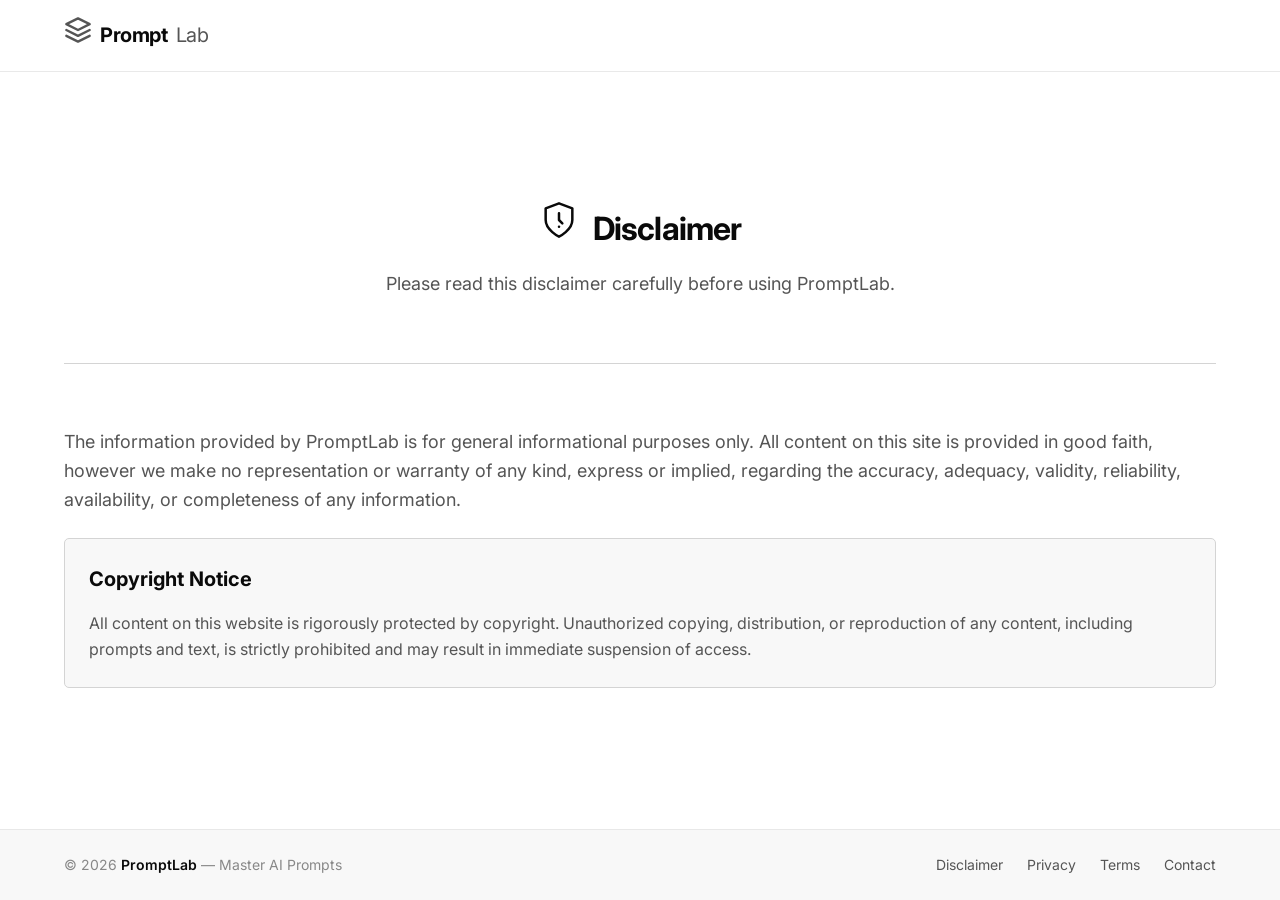
<file: legal/disclaimer.html>
<!DOCTYPE html>
<html lang="en">
<head>
    <meta charset="UTF-8" />
    <meta name="viewport" content="width=device-width, initial-scale=1.0" />
    <title>Disclaimer — PromptLab</title>
    <link rel="stylesheet" href="../style.css" />
    <link rel="stylesheet" href="../pagination.css" />
    <link rel="preconnect" href="https://fonts.googleapis.com" />
    <link rel="preconnect" href="https://fonts.gstatic.com" crossorigin />
    <link href="https://fonts.googleapis.com/css2?family=Inter:opsz,wght@14..32,400;14..32,500;14..32,600;14..32,700&display=swap" rel="stylesheet" />
</head>
<body>

    <!-- ===== HEADER ===== -->
    <header class="header" role="banner">
        <div class="container">
            <div class="header-logo">
                <span class="logo-icon" aria-hidden="true">
                    <svg width="28" height="28" viewBox="0 0 24 24" fill="none" stroke="currentColor" stroke-width="2" stroke-linecap="round" stroke-linejoin="round">
                        <path d="M12 2L2 7l10 5 10-5-10-5z" />
                        <path d="M2 17l10 5 10-5" />
                        <path d="M2 12l10 5 10-5" />
                    </svg>
                </span>
                Prompt<span>Lab</span>
            </div>
            <button class="hamburger" aria-label="Toggle navigation" aria-expanded="false">
                <span class="bar"></span>
                <span class="bar"></span>
                <span class="bar"></span>
            </button>
        </div>
    </header>

    <!-- ===== NAVIGATION (all links within /pages/ or root) ===== -->
    <nav class="nav-wrapper" role="navigation" aria-label="Main navigation">
        <div class="container">
            <ul class="nav-links">
                <li><a href="../index.html">Home</a></li>
                <li><a href="../pages/beauty.html">Beauty</a></li>
                <li><a href="../pages/ai.html">AI</a></li>
                <li><a href="../pages/photography.html">Photography</a></li>
                <li><a href="../pages/realistic.html">Realistic</a></li>
                <li><a href="../pages/anime.html">Anime</a></li>
                <li><a href="../pages/logo.html">Logo</a></li>
                <li><a href="../pages/food.html">Food</a></li>
                <li><a href="../pages/marketing.html">Marketing</a></li>
                <li><a href="../pages/coding.html">Coding</a></li>
            </ul>
        </div>
    </nav>

    <!-- ===== MAIN ===== -->
    <main class="main" role="main">
        <div class="container">

            <!-- Page Header -->
            <section class="hero" style="border-bottom-color:var(--color-border);">
                <h1 style="font-size:var(--font-3xl);">
                    <span class="icon" style="display:inline-block; margin-right:var(--spacing-sm);" aria-hidden="true">
                        <svg width="40" height="40" viewBox="0 0 24 24" fill="none" stroke="currentColor" stroke-width="1.5" stroke-linecap="round" stroke-linejoin="round">
                            <path d="M12 22s8-4 8-10V5l-8-3-8 3v7c0 6 8 10 8 10z"/>
                            <polyline points="12 8 12 12 14 14"/>
                            <line x1="12" y1="16" x2="12.01" y2="16"/>
                        </svg>
                    </span>
                    Disclaimer
                </h1>
                <p>Please read this disclaimer carefully before using PromptLab.</p>
            </section>

            <!-- Content -->
            <section>
                <p style="font-size:var(--font-lg); color:var(--color-text-secondary); margin-bottom:var(--spacing-lg);">
                    The information provided by PromptLab is for general informational purposes only. All content on this site is provided in good faith, however we make no representation or warranty of any kind, express or implied, regarding the accuracy, adequacy, validity, reliability, availability, or completeness of any information.
                </p>
                <div style="background:var(--color-surface); border:1px solid var(--color-border); border-radius:var(--radius); padding:var(--spacing-lg); margin-top:var(--spacing-lg);">
                    <h2 style="font-size:var(--font-xl); color:var(--color-primary); margin-bottom:var(--spacing-md);">Copyright Notice</h2>
                    <p style="color:var(--color-text-secondary);">
                        All content on this website is rigorously protected by copyright. Unauthorized copying, distribution, or reproduction of any content, including prompts and text, is strictly prohibited and may result in immediate suspension of access.
                    </p>
                </div>
            </section>

        </div>
    </main>

    <!-- ===== FOOTER ===== -->
    <footer class="footer" role="contentinfo">
        <div class="container">
            <div class="copyright">
                &copy; 2026 <strong>PromptLab</strong> &mdash; Master AI Prompts
            </div>
            <div class="footer-links">
                <a href="disclaimer.html">Disclaimer</a>
                <a href="privacy.html">Privacy</a>
                <a href="terms.html">Terms</a>
                <a href="contact.html">Contact</a>
            </div>
        </div>
    </footer>

    <script src="../script.js"></script>
</body>
</html>
</file>
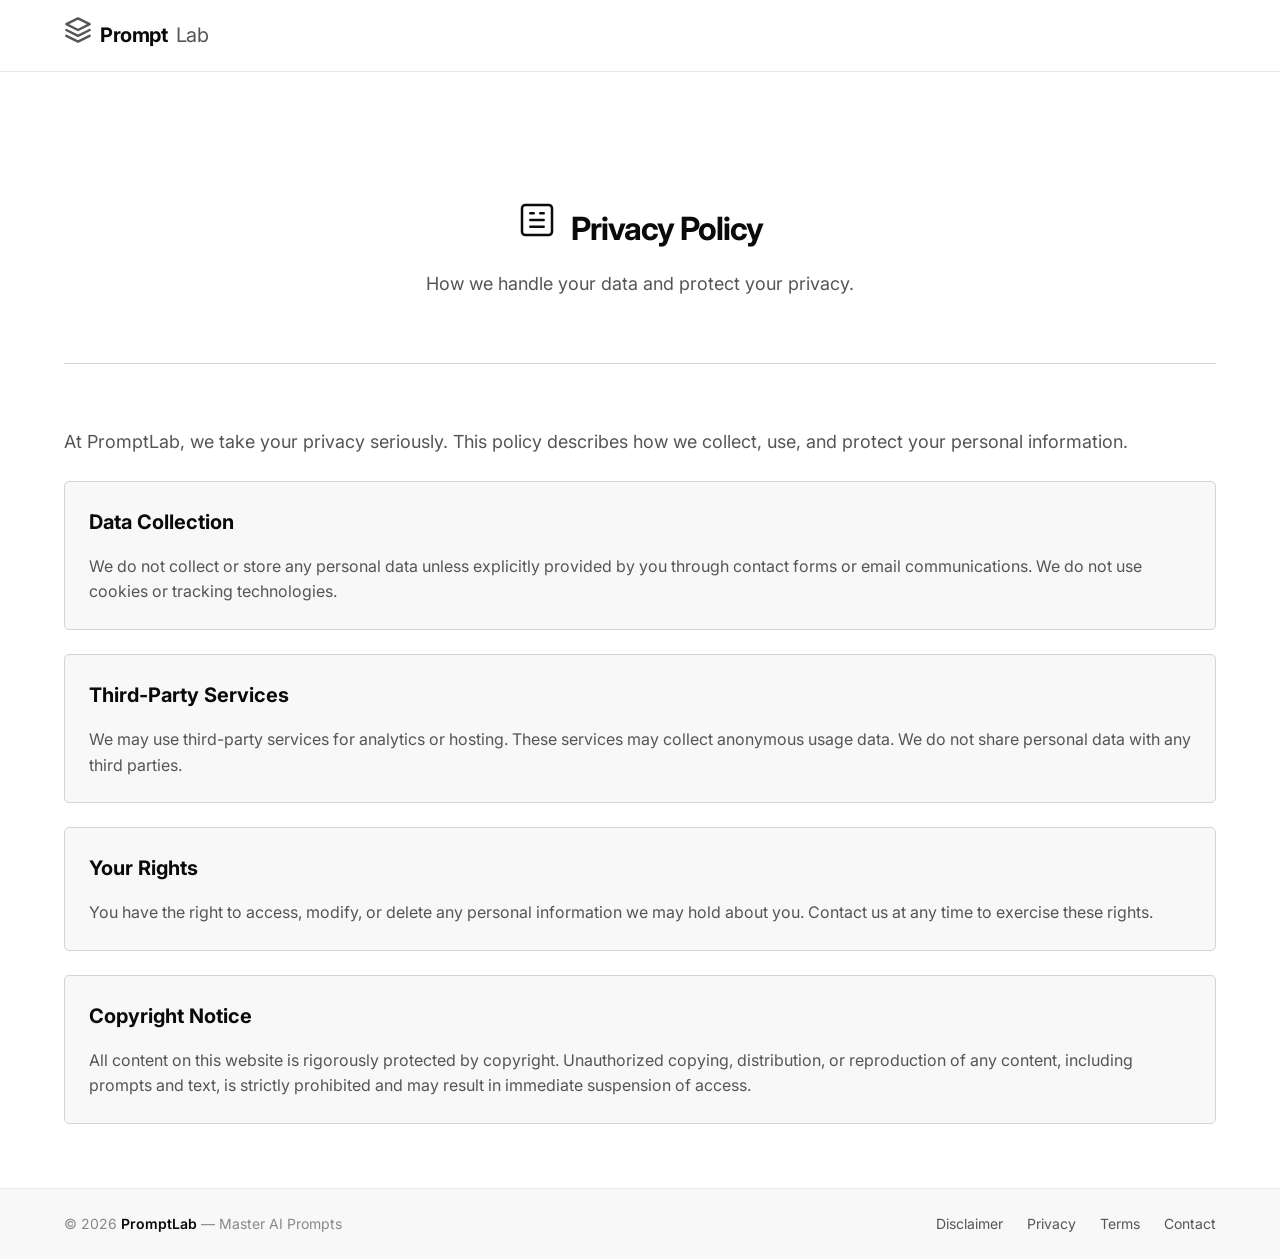
<file: legal/privacy.html>
<!DOCTYPE html>
<html lang="en">
<head>
    <meta charset="UTF-8" />
    <meta name="viewport" content="width=device-width, initial-scale=1.0" />
    <title>Privacy Policy — PromptLab</title>
    <link rel="stylesheet" href="../style.css" />
    <link rel="stylesheet" href="../pagination.css" />
    <link rel="preconnect" href="https://fonts.googleapis.com" />
    <link rel="preconnect" href="https://fonts.gstatic.com" crossorigin />
    <link href="https://fonts.googleapis.com/css2?family=Inter:opsz,wght@14..32,400;14..32,500;14..32,600;14..32,700&display=swap" rel="stylesheet" />
</head>
<body>

    <!-- ===== HEADER ===== -->
    <header class="header" role="banner">
        <div class="container">
            <div class="header-logo">
                <span class="logo-icon" aria-hidden="true">
                    <svg width="28" height="28" viewBox="0 0 24 24" fill="none" stroke="currentColor" stroke-width="2" stroke-linecap="round" stroke-linejoin="round">
                        <path d="M12 2L2 7l10 5 10-5-10-5z" />
                        <path d="M2 17l10 5 10-5" />
                        <path d="M2 12l10 5 10-5" />
                    </svg>
                </span>
                Prompt<span>Lab</span>
            </div>
            <button class="hamburger" aria-label="Toggle navigation" aria-expanded="false">
                <span class="bar"></span>
                <span class="bar"></span>
                <span class="bar"></span>
            </button>
        </div>
    </header>

    <!-- ===== NAVIGATION ===== -->
    <nav class="nav-wrapper" role="navigation" aria-label="Main navigation">
        <div class="container">
            <ul class="nav-links">
                <li><a href="../index.html">Home</a></li>
                <li><a href="../pages/beauty.html">Beauty</a></li>
                <li><a href="../pages/ai.html">AI</a></li>
                <li><a href="../pages/photography.html">Photography</a></li>
                <li><a href="../pages/realistic.html">Realistic</a></li>
                <li><a href="../pages/anime.html">Anime</a></li>
                <li><a href="../pages/logo.html">Logo</a></li>
                <li><a href="../pages/food.html">Food</a></li>
                <li><a href="../pages/marketing.html">Marketing</a></li>
                <li><a href="../pages/coding.html">Coding</a></li>
            </ul>
        </div>
    </nav>

    <!-- ===== MAIN ===== -->
    <main class="main" role="main">
        <div class="container">

            <!-- Page Header -->
            <section class="hero" style="border-bottom-color:var(--color-border);">
                <h1 style="font-size:var(--font-3xl);">
                    <span class="icon" style="display:inline-block; margin-right:var(--spacing-sm);" aria-hidden="true">
                        <svg width="40" height="40" viewBox="0 0 24 24" fill="none" stroke="currentColor" stroke-width="1.5" stroke-linecap="round" stroke-linejoin="round">
                            <rect x="3" y="3" width="18" height="18" rx="2" ry="2"/>
                            <line x1="8" y1="12" x2="16" y2="12"/>
                            <line x1="8" y1="16" x2="16" y2="16"/>
                            <line x1="8" y1="8" x2="10" y2="8"/>
                            <line x1="14" y1="8" x2="16" y2="8"/>
                        </svg>
                    </span>
                    Privacy Policy
                </h1>
                <p>How we handle your data and protect your privacy.</p>
            </section>

            <!-- Content -->
            <section>
                <p style="font-size:var(--font-lg); color:var(--color-text-secondary); margin-bottom:var(--spacing-lg);">
                    At PromptLab, we take your privacy seriously. This policy describes how we collect, use, and protect your personal information.
                </p>

                <div style="background:var(--color-surface); border:1px solid var(--color-border); border-radius:var(--radius); padding:var(--spacing-lg); margin-top:var(--spacing-lg);">
                    <h2 style="font-size:var(--font-xl); color:var(--color-primary); margin-bottom:var(--spacing-md);">Data Collection</h2>
                    <p style="color:var(--color-text-secondary);">We do not collect or store any personal data unless explicitly provided by you through contact forms or email communications. We do not use cookies or tracking technologies.</p>
                </div>

                <div style="background:var(--color-surface); border:1px solid var(--color-border); border-radius:var(--radius); padding:var(--spacing-lg); margin-top:var(--spacing-lg);">
                    <h2 style="font-size:var(--font-xl); color:var(--color-primary); margin-bottom:var(--spacing-md);">Third-Party Services</h2>
                    <p style="color:var(--color-text-secondary);">We may use third-party services for analytics or hosting. These services may collect anonymous usage data. We do not share personal data with any third parties.</p>
                </div>

                <div style="background:var(--color-surface); border:1px solid var(--color-border); border-radius:var(--radius); padding:var(--spacing-lg); margin-top:var(--spacing-lg);">
                    <h2 style="font-size:var(--font-xl); color:var(--color-primary); margin-bottom:var(--spacing-md);">Your Rights</h2>
                    <p style="color:var(--color-text-secondary);">You have the right to access, modify, or delete any personal information we may hold about you. Contact us at any time to exercise these rights.</p>
                </div>

                <div style="background:var(--color-surface); border:1px solid var(--color-border); border-radius:var(--radius); padding:var(--spacing-lg); margin-top:var(--spacing-lg);">
                    <h2 style="font-size:var(--font-xl); color:var(--color-primary); margin-bottom:var(--spacing-md);">Copyright Notice</h2>
                    <p style="color:var(--color-text-secondary);">
                        All content on this website is rigorously protected by copyright. Unauthorized copying, distribution, or reproduction of any content, including prompts and text, is strictly prohibited and may result in immediate suspension of access.
                    </p>
                </div>
            </section>

        </div>
    </main>

    <!-- ===== FOOTER ===== -->
    <footer class="footer" role="contentinfo">
        <div class="container">
            <div class="copyright">
                &copy; 2026 <strong>PromptLab</strong> &mdash; Master AI Prompts
            </div>
            <div class="footer-links">
                <a href="disclaimer.html">Disclaimer</a>
                <a href="privacy.html">Privacy</a>
                <a href="terms.html">Terms</a>
                <a href="contact.html">Contact</a>
            </div>
        </div>
    </footer>

    <script src="../script.js"></script>
</body>
</html>
</file>
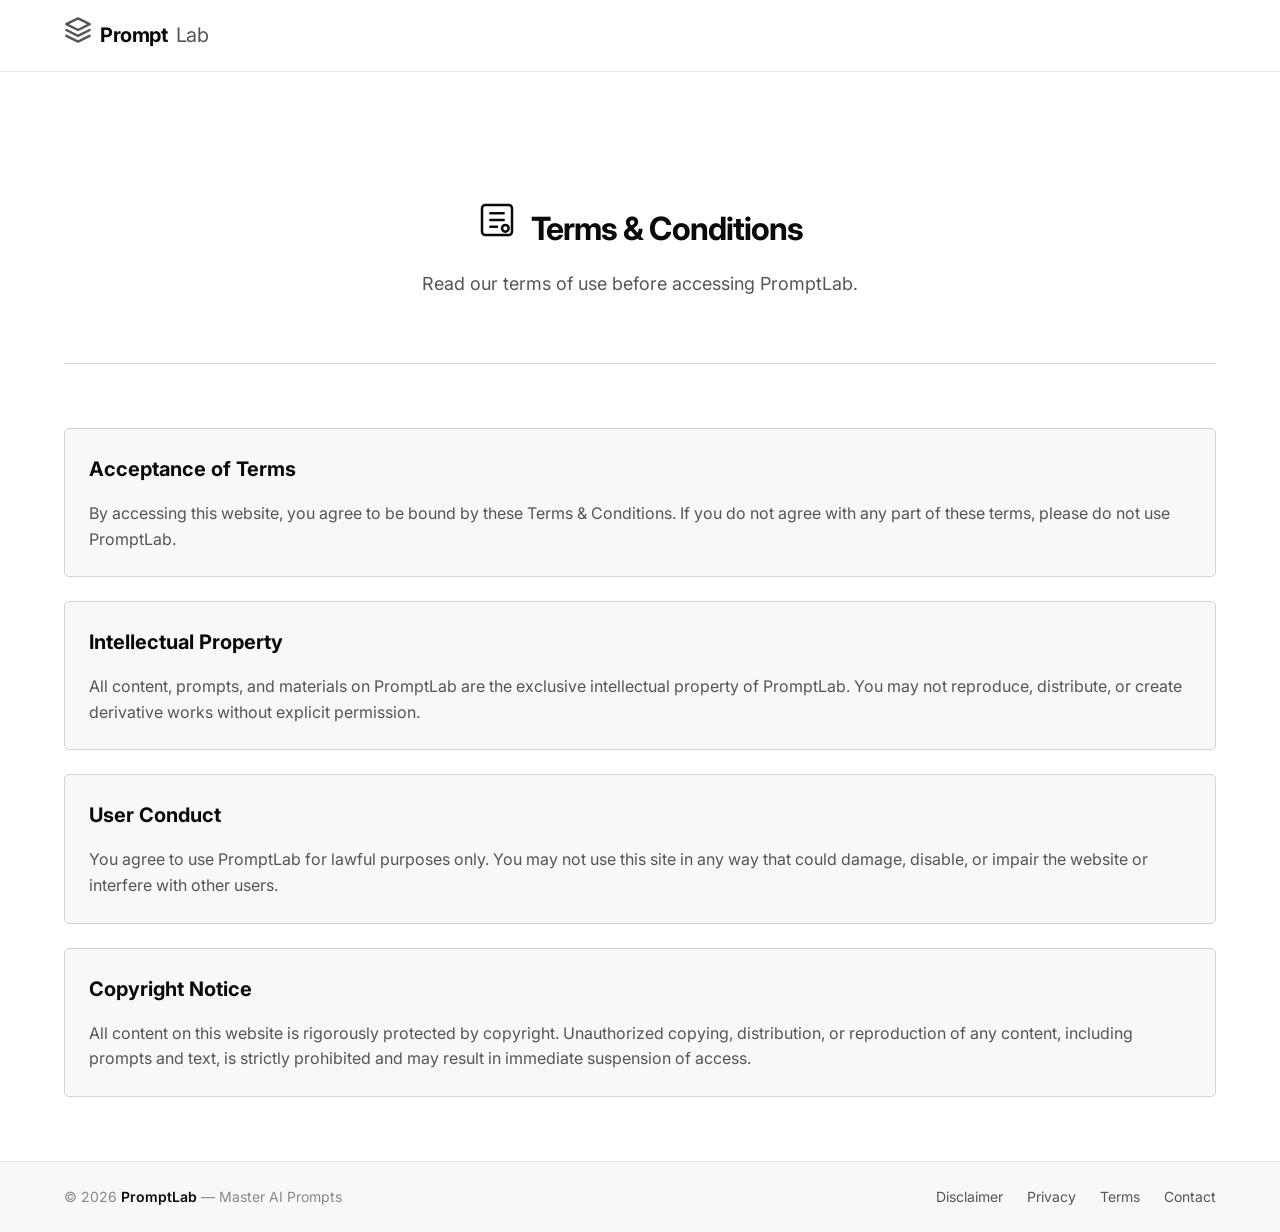
<file: legal/terms.html>
<!DOCTYPE html>
<html lang="en">
<head>
    <meta charset="UTF-8" />
    <meta name="viewport" content="width=device-width, initial-scale=1.0" />
    <title>Terms & Conditions — PromptLab</title>
    <link rel="stylesheet" href="../style.css" />
    <link rel="stylesheet" href="../pagination.css" />
    <link rel="preconnect" href="https://fonts.googleapis.com" />
    <link rel="preconnect" href="https://fonts.gstatic.com" crossorigin />
    <link href="https://fonts.googleapis.com/css2?family=Inter:opsz,wght@14..32,400;14..32,500;14..32,600;14..32,700&display=swap" rel="stylesheet" />
</head>
<body>

    <!-- ===== HEADER ===== -->
    <header class="header" role="banner">
        <div class="container">
            <div class="header-logo">
                <span class="logo-icon" aria-hidden="true">
                    <svg width="28" height="28" viewBox="0 0 24 24" fill="none" stroke="currentColor" stroke-width="2" stroke-linecap="round" stroke-linejoin="round">
                        <path d="M12 2L2 7l10 5 10-5-10-5z" />
                        <path d="M2 17l10 5 10-5" />
                        <path d="M2 12l10 5 10-5" />
                    </svg>
                </span>
                Prompt<span>Lab</span>
            </div>
            <button class="hamburger" aria-label="Toggle navigation" aria-expanded="false">
                <span class="bar"></span>
                <span class="bar"></span>
                <span class="bar"></span>
            </button>
        </div>
    </header>

    <!-- ===== NAVIGATION ===== -->
    <nav class="nav-wrapper" role="navigation" aria-label="Main navigation">
        <div class="container">
            <ul class="nav-links">
                <li><a href="../index.html">Home</a></li>
                <li><a href="../pages/beauty.html">Beauty</a></li>
                <li><a href="../pages/ai.html">AI</a></li>
                <li><a href="../pages/photography.html">Photography</a></li>
                <li><a href="../pages/realistic.html">Realistic</a></li>
                <li><a href="../pages/anime.html">Anime</a></li>
                <li><a href="../pages/logo.html">Logo</a></li>
                <li><a href="../pages/food.html">Food</a></li>
                <li><a href="../pages/marketing.html">Marketing</a></li>
                <li><a href="../pages/coding.html">Coding</a></li>
            </ul>
        </div>
    </nav>

    <!-- ===== MAIN ===== -->
    <main class="main" role="main">
        <div class="container">

            <!-- Page Header -->
            <section class="hero" style="border-bottom-color:var(--color-border);">
                <h1 style="font-size:var(--font-3xl);">
                    <span class="icon" style="display:inline-block; margin-right:var(--spacing-sm);" aria-hidden="true">
                        <svg width="40" height="40" viewBox="0 0 24 24" fill="none" stroke="currentColor" stroke-width="1.5" stroke-linecap="round" stroke-linejoin="round">
                            <rect x="3" y="3" width="18" height="18" rx="2" ry="2"/>
                            <line x1="8" y1="8" x2="16" y2="8"/>
                            <line x1="8" y1="12" x2="16" y2="12"/>
                            <line x1="8" y1="16" x2="12" y2="16"/>
                            <circle cx="17" cy="17" r="2"/>
                        </svg>
                    </span>
                    Terms & Conditions
                </h1>
                <p>Read our terms of use before accessing PromptLab.</p>
            </section>

            <!-- Content -->
            <section>
                <div style="background:var(--color-surface); border:1px solid var(--color-border); border-radius:var(--radius); padding:var(--spacing-lg); margin-top:var(--spacing-lg);">
                    <h2 style="font-size:var(--font-xl); color:var(--color-primary); margin-bottom:var(--spacing-md);">Acceptance of Terms</h2>
                    <p style="color:var(--color-text-secondary);">By accessing this website, you agree to be bound by these Terms & Conditions. If you do not agree with any part of these terms, please do not use PromptLab.</p>
                </div>

                <div style="background:var(--color-surface); border:1px solid var(--color-border); border-radius:var(--radius); padding:var(--spacing-lg); margin-top:var(--spacing-lg);">
                    <h2 style="font-size:var(--font-xl); color:var(--color-primary); margin-bottom:var(--spacing-md);">Intellectual Property</h2>
                    <p style="color:var(--color-text-secondary);">All content, prompts, and materials on PromptLab are the exclusive intellectual property of PromptLab. You may not reproduce, distribute, or create derivative works without explicit permission.</p>
                </div>

                <div style="background:var(--color-surface); border:1px solid var(--color-border); border-radius:var(--radius); padding:var(--spacing-lg); margin-top:var(--spacing-lg);">
                    <h2 style="font-size:var(--font-xl); color:var(--color-primary); margin-bottom:var(--spacing-md);">User Conduct</h2>
                    <p style="color:var(--color-text-secondary);">You agree to use PromptLab for lawful purposes only. You may not use this site in any way that could damage, disable, or impair the website or interfere with other users.</p>
                </div>

                <div style="background:var(--color-surface); border:1px solid var(--color-border); border-radius:var(--radius); padding:var(--spacing-lg); margin-top:var(--spacing-lg);">
                    <h2 style="font-size:var(--font-xl); color:var(--color-primary); margin-bottom:var(--spacing-md);">Copyright Notice</h2>
                    <p style="color:var(--color-text-secondary);">
                        All content on this website is rigorously protected by copyright. Unauthorized copying, distribution, or reproduction of any content, including prompts and text, is strictly prohibited and may result in immediate suspension of access.
                    </p>
                </div>
            </section>

        </div>
    </main>

    <!-- ===== FOOTER ===== -->
    <footer class="footer" role="contentinfo">
        <div class="container">
            <div class="copyright">
                &copy; 2026 <strong>PromptLab</strong> &mdash; Master AI Prompts
            </div>
            <div class="footer-links">
                <a href="disclaimer.html">Disclaimer</a>
                <a href="privacy.html">Privacy</a>
                <a href="terms.html">Terms</a>
                <a href="contact.html">Contact</a>
            </div>
        </div>
    </footer>

    <script src="../script.js"></script>
</body>
</html>
</file>
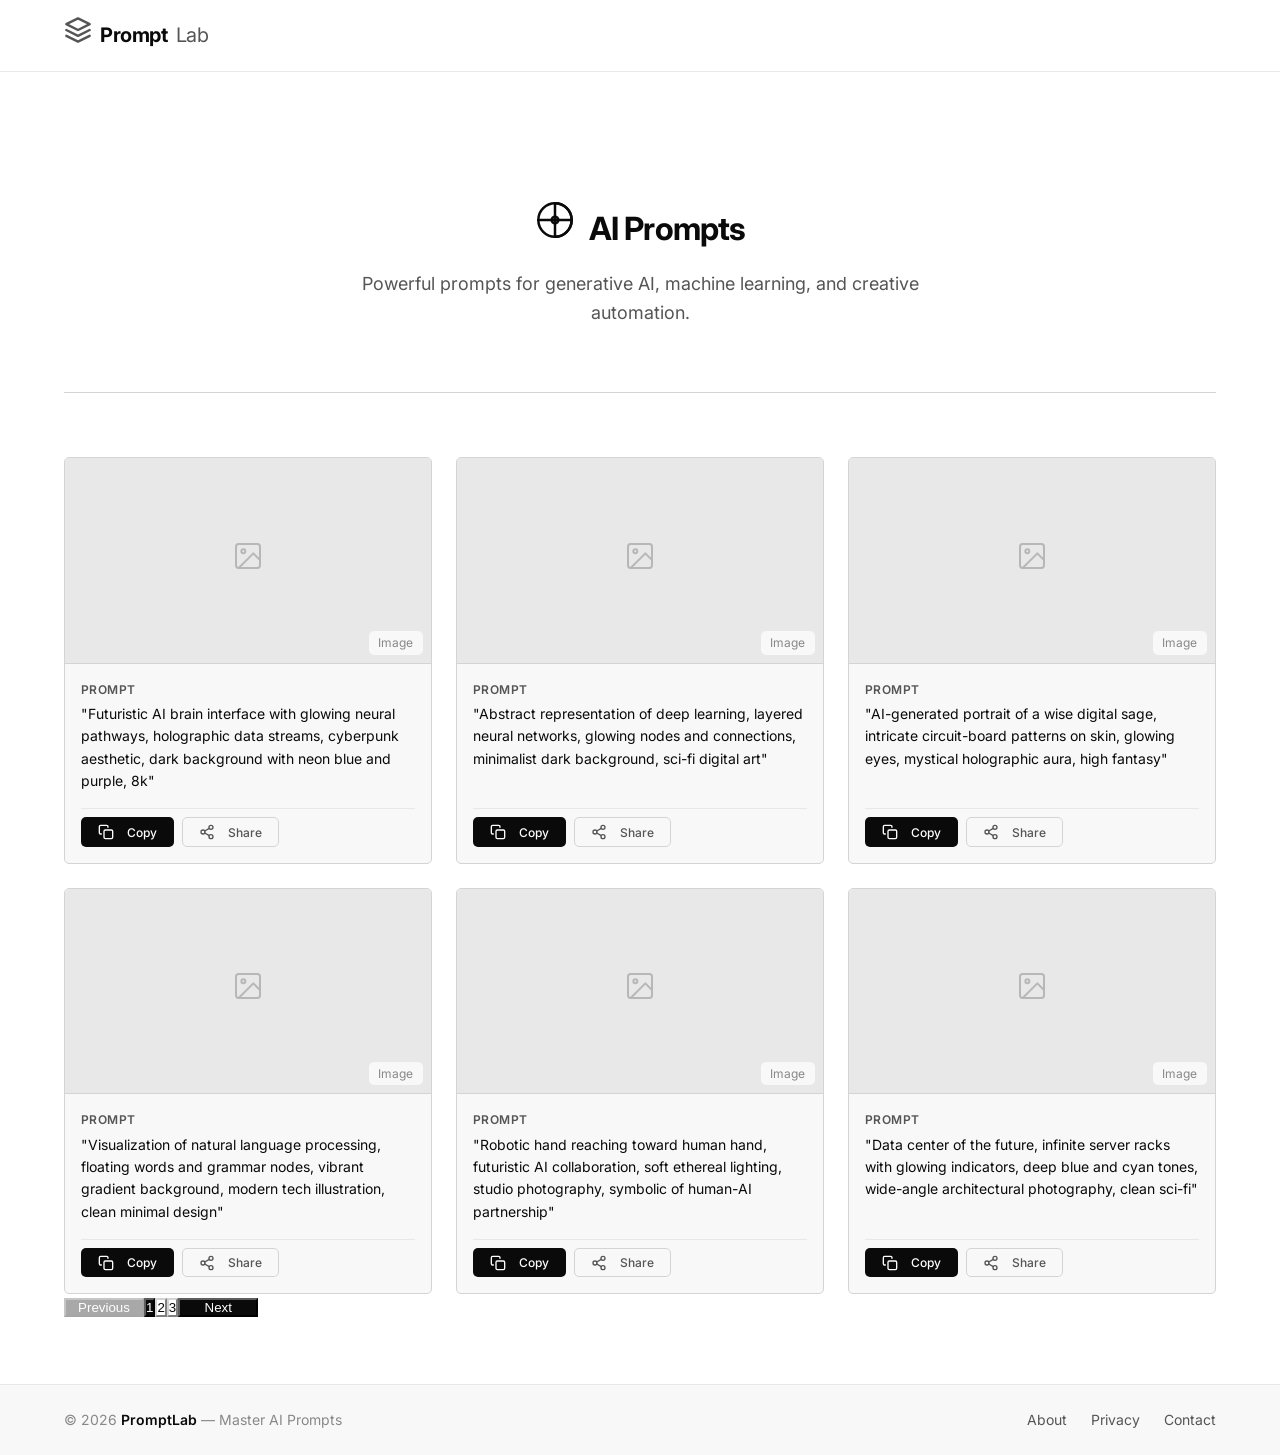
<file: pages/ai.html>
<!DOCTYPE html>
<html lang="en">
<head>
    <meta charset="UTF-8" />
    <meta name="viewport" content="width=device-width, initial-scale=1.0" />
    <title>AI Prompts — PromptLab</title>
    <link rel="stylesheet" href="../style.css" />
    <link rel="stylesheet" href="../pagination.css" />
    <link rel="preconnect" href="https://fonts.googleapis.com" />
    <link rel="preconnect" href="https://fonts.gstatic.com" crossorigin />
    <link href="https://fonts.googleapis.com/css2?family=Inter:opsz,wght@14..32,400;14..32,500;14..32,600;14..32,700&display=swap" rel="stylesheet" />
</head>
<body>

    <!-- ===== HEADER ===== -->
    <header class="header" role="banner">
        <div class="container">
            <div class="header-logo">
                <span class="logo-icon" aria-hidden="true">
                    <svg width="28" height="28" viewBox="0 0 24 24" fill="none" stroke="currentColor" stroke-width="2" stroke-linecap="round" stroke-linejoin="round">
                        <path d="M12 2L2 7l10 5 10-5-10-5z" />
                        <path d="M2 17l10 5 10-5" />
                        <path d="M2 12l10 5 10-5" />
                    </svg>
                </span>
                Prompt<span>Lab</span>
            </div>
            <button class="hamburger" aria-label="Toggle navigation" aria-expanded="false">
                <span class="bar"></span>
                <span class="bar"></span>
                <span class="bar"></span>
            </button>
        </div>
    </header>

    <!-- ===== NAVIGATION (all links within /pages/) ===== -->
    <nav class="nav-wrapper" role="navigation" aria-label="Main navigation">
        <div class="container">
            <ul class="nav-links">
                <li><a href="../index.html">Home</a></li>
                <li><a href="beauty.html">Beauty</a></li>
                <li><a href="ai.html" class="active">AI</a></li>
                <li><a href="photography.html">Photography</a></li>
                <li><a href="realistic.html">Realistic</a></li>
                <li><a href="anime.html">Anime</a></li>
                <li><a href="logo.html">Logo</a></li>
                <li><a href="food.html">Food</a></li>
                <li><a href="marketing.html">Marketing</a></li>
                <li><a href="coding.html">Coding</a></li>
            </ul>
        </div>
    </nav>

    <!-- ===== MAIN ===== -->
    <main class="main" role="main">
        <div class="container">

            <!-- Category Header -->
            <section class="hero" style="border-bottom-color:var(--color-border);">
                <h1 style="font-size:var(--font-3xl);">
                    <span class="icon" style="display:inline-block; margin-right:var(--spacing-sm);" aria-hidden="true">
                        <svg width="40" height="40" viewBox="0 0 24 24" fill="none" stroke="currentColor" stroke-width="1.5" stroke-linecap="round" stroke-linejoin="round">
                            <path d="M12 2a10 10 0 0 1 10 10 10 10 0 0 1-10 10" />
                            <path d="M12 2a10 10 0 0 0-10 10 10 10 0 0 0 10 10" />
                            <path d="M12 2a10 10 0 0 1 10 10 10 10 0 0 1-10 10" />
                            <line x1="2" y1="12" x2="22" y2="12" />
                            <line x1="12" y1="2" x2="12" y2="22" />
                            <circle cx="12" cy="12" r="2" />
                        </svg>
                    </span>
                    AI Prompts
                </h1>
                <p>Powerful prompts for generative AI, machine learning, and creative automation.</p>
            </section>

            <!-- Prompt Grid with 18 cards -->
            <section>
                <div class="prompt-grid">

                    <!-- ===== PAGE 1 (Cards 1-6) ===== -->
                    <!-- Card 1 -->
                    <div class="prompt-card">
                        <div class="image-placeholder">
                            <span class="placeholder-icon" aria-hidden="true">
                                <svg width="32" height="32" viewBox="0 0 24 24" fill="none" stroke="currentColor" stroke-width="1.5" stroke-linecap="round" stroke-linejoin="round">
                                    <rect x="3" y="3" width="18" height="18" rx="2" ry="2" />
                                    <circle cx="8.5" cy="8.5" r="1.5" />
                                    <polyline points="21 15 16 10 5 21" />
                                </svg>
                            </span>
                            <span class="placeholder-label">Image</span>
                        </div>
                        <div class="body">
                            <div class="prompt-text">
                                <span class="label">Prompt</span>
                                "Futuristic AI brain interface with glowing neural pathways, holographic data streams, cyberpunk aesthetic, dark background with neon blue and purple, 8k"
                            </div>
                            <div class="actions">
                                <button class="btn btn-sm btn-copy">Copy</button>
                                <button class="btn btn-sm btn-share">Share</button>
                            </div>
                        </div>
                    </div>

                    <!-- Card 2 -->
                    <div class="prompt-card">
                        <div class="image-placeholder">
                            <span class="placeholder-icon" aria-hidden="true">
                                <svg width="32" height="32" viewBox="0 0 24 24" fill="none" stroke="currentColor" stroke-width="1.5" stroke-linecap="round" stroke-linejoin="round">
                                    <rect x="3" y="3" width="18" height="18" rx="2" ry="2" />
                                    <circle cx="8.5" cy="8.5" r="1.5" />
                                    <polyline points="21 15 16 10 5 21" />
                                </svg>
                            </span>
                            <span class="placeholder-label">Image</span>
                        </div>
                        <div class="body">
                            <div class="prompt-text">
                                <span class="label">Prompt</span>
                                "Abstract representation of deep learning, layered neural networks, glowing nodes and connections, minimalist dark background, sci-fi digital art"
                            </div>
                            <div class="actions">
                                <button class="btn btn-sm btn-copy">Copy</button>
                                <button class="btn btn-sm btn-share">Share</button>
                            </div>
                        </div>
                    </div>

                    <!-- Card 3 -->
                    <div class="prompt-card">
                        <div class="image-placeholder">
                            <span class="placeholder-icon" aria-hidden="true">
                                <svg width="32" height="32" viewBox="0 0 24 24" fill="none" stroke="currentColor" stroke-width="1.5" stroke-linecap="round" stroke-linejoin="round">
                                    <rect x="3" y="3" width="18" height="18" rx="2" ry="2" />
                                    <circle cx="8.5" cy="8.5" r="1.5" />
                                    <polyline points="21 15 16 10 5 21" />
                                </svg>
                            </span>
                            <span class="placeholder-label">Image</span>
                        </div>
                        <div class="body">
                            <div class="prompt-text">
                                <span class="label">Prompt</span>
                                "AI-generated portrait of a wise digital sage, intricate circuit-board patterns on skin, glowing eyes, mystical holographic aura, high fantasy"
                            </div>
                            <div class="actions">
                                <button class="btn btn-sm btn-copy">Copy</button>
                                <button class="btn btn-sm btn-share">Share</button>
                            </div>
                        </div>
                    </div>

                    <!-- Card 4 -->
                    <div class="prompt-card">
                        <div class="image-placeholder">
                            <span class="placeholder-icon" aria-hidden="true">
                                <svg width="32" height="32" viewBox="0 0 24 24" fill="none" stroke="currentColor" stroke-width="1.5" stroke-linecap="round" stroke-linejoin="round">
                                    <rect x="3" y="3" width="18" height="18" rx="2" ry="2" />
                                    <circle cx="8.5" cy="8.5" r="1.5" />
                                    <polyline points="21 15 16 10 5 21" />
                                </svg>
                            </span>
                            <span class="placeholder-label">Image</span>
                        </div>
                        <div class="body">
                            <div class="prompt-text">
                                <span class="label">Prompt</span>
                                "Visualization of natural language processing, floating words and grammar nodes, vibrant gradient background, modern tech illustration, clean minimal design"
                            </div>
                            <div class="actions">
                                <button class="btn btn-sm btn-copy">Copy</button>
                                <button class="btn btn-sm btn-share">Share</button>
                            </div>
                        </div>
                    </div>

                    <!-- Card 5 -->
                    <div class="prompt-card">
                        <div class="image-placeholder">
                            <span class="placeholder-icon" aria-hidden="true">
                                <svg width="32" height="32" viewBox="0 0 24 24" fill="none" stroke="currentColor" stroke-width="1.5" stroke-linecap="round" stroke-linejoin="round">
                                    <rect x="3" y="3" width="18" height="18" rx="2" ry="2" />
                                    <circle cx="8.5" cy="8.5" r="1.5" />
                                    <polyline points="21 15 16 10 5 21" />
                                </svg>
                            </span>
                            <span class="placeholder-label">Image</span>
                        </div>
                        <div class="body">
                            <div class="prompt-text">
                                <span class="label">Prompt</span>
                                "Robotic hand reaching toward human hand, futuristic AI collaboration, soft ethereal lighting, studio photography, symbolic of human-AI partnership"
                            </div>
                            <div class="actions">
                                <button class="btn btn-sm btn-copy">Copy</button>
                                <button class="btn btn-sm btn-share">Share</button>
                            </div>
                        </div>
                    </div>

                    <!-- Card 6 -->
                    <div class="prompt-card">
                        <div class="image-placeholder">
                            <span class="placeholder-icon" aria-hidden="true">
                                <svg width="32" height="32" viewBox="0 0 24 24" fill="none" stroke="currentColor" stroke-width="1.5" stroke-linecap="round" stroke-linejoin="round">
                                    <rect x="3" y="3" width="18" height="18" rx="2" ry="2" />
                                    <circle cx="8.5" cy="8.5" r="1.5" />
                                    <polyline points="21 15 16 10 5 21" />
                                </svg>
                            </span>
                            <span class="placeholder-label">Image</span>
                        </div>
                        <div class="body">
                            <div class="prompt-text">
                                <span class="label">Prompt</span>
                                "Data center of the future, infinite server racks with glowing indicators, deep blue and cyan tones, wide-angle architectural photography, clean sci-fi"
                            </div>
                            <div class="actions">
                                <button class="btn btn-sm btn-copy">Copy</button>
                                <button class="btn btn-sm btn-share">Share</button>
                            </div>
                        </div>
                    </div>

                    <!-- ===== PAGE 2 (Cards 7-12) ===== -->
                    <!-- Card 7 -->
                    <div class="prompt-card">
                        <div class="image-placeholder">
                            <span class="placeholder-icon" aria-hidden="true">
                                <svg width="32" height="32" viewBox="0 0 24 24" fill="none" stroke="currentColor" stroke-width="1.5" stroke-linecap="round" stroke-linejoin="round">
                                    <rect x="3" y="3" width="18" height="18" rx="2" ry="2" />
                                    <circle cx="8.5" cy="8.5" r="1.5" />
                                    <polyline points="21 15 16 10 5 21" />
                                </svg>
                            </span>
                            <span class="placeholder-label">Image</span>
                        </div>
                        <div class="body">
                            <div class="prompt-text">
                                <span class="label">Prompt</span>
                                "Artificial intelligence concept art, glowing android face, intricate mechanical details, warm and cold color contrast, sci-fi aesthetic, 8k"
                            </div>
                            <div class="actions">
                                <button class="btn btn-sm btn-copy">Copy</button>
                                <button class="btn btn-sm btn-share">Share</button>
                            </div>
                        </div>
                    </div>

                    <!-- Card 8 -->
                    <div class="prompt-card">
                        <div class="image-placeholder">
                            <span class="placeholder-icon" aria-hidden="true">
                                <svg width="32" height="32" viewBox="0 0 24 24" fill="none" stroke="currentColor" stroke-width="1.5" stroke-linecap="round" stroke-linejoin="round">
                                    <rect x="3" y="3" width="18" height="18" rx="2" ry="2" />
                                    <circle cx="8.5" cy="8.5" r="1.5" />
                                    <polyline points="21 15 16 10 5 21" />
                                </svg>
                            </span>
                            <span class="placeholder-label">Image</span>
                        </div>
                        <div class="body">
                            <div class="prompt-text">
                                <span class="label">Prompt</span>
                                "Quantum computing visualization, entangled particles, glowing qubits, futuristic lab environment, deep purple and blue, scientific illustration"
                            </div>
                            <div class="actions">
                                <button class="btn btn-sm btn-copy">Copy</button>
                                <button class="btn btn-sm btn-share">Share</button>
                            </div>
                        </div>
                    </div>

                    <!-- Card 9 -->
                    <div class="prompt-card">
                        <div class="image-placeholder">
                            <span class="placeholder-icon" aria-hidden="true">
                                <svg width="32" height="32" viewBox="0 0 24 24" fill="none" stroke="currentColor" stroke-width="1.5" stroke-linecap="round" stroke-linejoin="round">
                                    <rect x="3" y="3" width="18" height="18" rx="2" ry="2" />
                                    <circle cx="8.5" cy="8.5" r="1.5" />
                                    <polyline points="21 15 16 10 5 21" />
                                </svg>
                            </span>
                            <span class="placeholder-label">Image</span>
                        </div>
                        <div class="body">
                            <div class="prompt-text">
                                <span class="label">Prompt</span>
                                "Robotic arm assembling a circuit board, macro photography, industrial setting, precise detail, warm ambient light, high-tech manufacturing"
                            </div>
                            <div class="actions">
                                <button class="btn btn-sm btn-copy">Copy</button>
                                <button class="btn btn-sm btn-share">Share</button>
                            </div>
                        </div>
                    </div>

                    <!-- Card 10 -->
                    <div class="prompt-card">
                        <div class="image-placeholder">
                            <span class="placeholder-icon" aria-hidden="true">
                                <svg width="32" height="32" viewBox="0 0 24 24" fill="none" stroke="currentColor" stroke-width="1.5" stroke-linecap="round" stroke-linejoin="round">
                                    <rect x="3" y="3" width="18" height="18" rx="2" ry="2" />
                                    <circle cx="8.5" cy="8.5" r="1.5" />
                                    <polyline points="21 15 16 10 5 21" />
                                </svg>
                            </span>
                            <span class="placeholder-label">Image</span>
                        </div>
                        <div class="body">
                            <div class="prompt-text">
                                <span class="label">Prompt</span>
                                "AI generated digital twin of a city, smart city visualization, glowing data streams connecting buildings, futuristic urban planning, 8k"
                            </div>
                            <div class="actions">
                                <button class="btn btn-sm btn-copy">Copy</button>
                                <button class="btn btn-sm btn-share">Share</button>
                            </div>
                        </div>
                    </div>

                    <!-- Card 11 -->
                    <div class="prompt-card">
                        <div class="image-placeholder">
                            <span class="placeholder-icon" aria-hidden="true">
                                <svg width="32" height="32" viewBox="0 0 24 24" fill="none" stroke="currentColor" stroke-width="1.5" stroke-linecap="round" stroke-linejoin="round">
                                    <rect x="3" y="3" width="18" height="18" rx="2" ry="2" />
                                    <circle cx="8.5" cy="8.5" r="1.5" />
                                    <polyline points="21 15 16 10 5 21" />
                                </svg>
                            </span>
                            <span class="placeholder-label">Image</span>
                        </div>
                        <div class="body">
                            <div class="prompt-text">
                                <span class="label">Prompt</span>
                                "Machine learning algorithm visualized as a colorful tree of data branches, organic growth, vibrant gradients, artistic representation of AI"
                            </div>
                            <div class="actions">
                                <button class="btn btn-sm btn-copy">Copy</button>
                                <button class="btn btn-sm btn-share">Share</button>
                            </div>
                        </div>
                    </div>

                    <!-- Card 12 -->
                    <div class="prompt-card">
                        <div class="image-placeholder">
                            <span class="placeholder-icon" aria-hidden="true">
                                <svg width="32" height="32" viewBox="0 0 24 24" fill="none" stroke="currentColor" stroke-width="1.5" stroke-linecap="round" stroke-linejoin="round">
                                    <rect x="3" y="3" width="18" height="18" rx="2" ry="2" />
                                    <circle cx="8.5" cy="8.5" r="1.5" />
                                    <polyline points="21 15 16 10 5 21" />
                                </svg>
                            </span>
                            <span class="placeholder-label">Image</span>
                        </div>
                        <div class="body">
                            <div class="prompt-text">
                                <span class="label">Prompt</span>
                                "Cybernetic eye with holographic iris, futuristic vision enhancement, glowing cyan and purple, detailed mechanics, sci-fi cyberpunk style"
                            </div>
                            <div class="actions">
                                <button class="btn btn-sm btn-copy">Copy</button>
                                <button class="btn btn-sm btn-share">Share</button>
                            </div>
                        </div>
                    </div>

                    <!-- ===== PAGE 3 (Cards 13-18) ===== -->
                    <!-- Card 13 -->
                    <div class="prompt-card">
                        <div class="image-placeholder">
                            <span class="placeholder-icon" aria-hidden="true">
                                <svg width="32" height="32" viewBox="0 0 24 24" fill="none" stroke="currentColor" stroke-width="1.5" stroke-linecap="round" stroke-linejoin="round">
                                    <rect x="3" y="3" width="18" height="18" rx="2" ry="2" />
                                    <circle cx="8.5" cy="8.5" r="1.5" />
                                    <polyline points="21 15 16 10 5 21" />
                                </svg>
                            </span>
                            <span class="placeholder-label">Image</span>
                        </div>
                        <div class="body">
                            <div class="prompt-text">
                                <span class="label">Prompt</span>
                                "Abstract AI learning concept, glowing neural networks forming human face, digital particles, deep blue background, technological art, 8k"
                            </div>
                            <div class="actions">
                                <button class="btn btn-sm btn-copy">Copy</button>
                                <button class="btn btn-sm btn-share">Share</button>
                            </div>
                        </div>
                    </div>

                    <!-- Card 14 -->
                    <div class="prompt-card">
                        <div class="image-placeholder">
                            <span class="placeholder-icon" aria-hidden="true">
                                <svg width="32" height="32" viewBox="0 0 24 24" fill="none" stroke="currentColor" stroke-width="1.5" stroke-linecap="round" stroke-linejoin="round">
                                    <rect x="3" y="3" width="18" height="18" rx="2" ry="2" />
                                    <circle cx="8.5" cy="8.5" r="1.5" />
                                    <polyline points="21 15 16 10 5 21" />
                                </svg>
                            </span>
                            <span class="placeholder-label">Image</span>
                        </div>
                        <div class="body">
                            <div class="prompt-text">
                                <span class="label">Prompt</span>
                                "Futuristic AI assistant interface, floating holographic displays, hand gestures, sleek minimal design, dark modern room, ambient blue light"
                            </div>
                            <div class="actions">
                                <button class="btn btn-sm btn-copy">Copy</button>
                                <button class="btn btn-sm btn-share">Share</button>
                            </div>
                        </div>
                    </div>

                    <!-- Card 15 -->
                    <div class="prompt-card">
                        <div class="image-placeholder">
                            <span class="placeholder-icon" aria-hidden="true">
                                <svg width="32" height="32" viewBox="0 0 24 24" fill="none" stroke="currentColor" stroke-width="1.5" stroke-linecap="round" stroke-linejoin="round">
                                    <rect x="3" y="3" width="18" height="18" rx="2" ry="2" />
                                    <circle cx="8.5" cy="8.5" r="1.5" />
                                    <polyline points="21 15 16 10 5 21" />
                                </svg>
                            </span>
                            <span class="placeholder-label">Image</span>
                        </div>
                        <div class="body">
                            <div class="prompt-text">
                                <span class="label">Prompt</span>
                                "AI-generated dreamscape, surreal landscapes blended with digital code, neon pink and cyan, fantasy sci-fi, intricate details, 8k"
                            </div>
                            <div class="actions">
                                <button class="btn btn-sm btn-copy">Copy</button>
                                <button class="btn btn-sm btn-share">Share</button>
                            </div>
                        </div>
                    </div>

                    <!-- Card 16 -->
                    <div class="prompt-card">
                        <div class="image-placeholder">
                            <span class="placeholder-icon" aria-hidden="true">
                                <svg width="32" height="32" viewBox="0 0 24 24" fill="none" stroke="currentColor" stroke-width="1.5" stroke-linecap="round" stroke-linejoin="round">
                                    <rect x="3" y="3" width="18" height="18" rx="2" ry="2" />
                                    <circle cx="8.5" cy="8.5" r="1.5" />
                                    <polyline points="21 15 16 10 5 21" />
                                </svg>
                            </span>
                            <span class="placeholder-label">Image</span>
                        </div>
                        <div class="body">
                            <div class="prompt-text">
                                <span class="label">Prompt</span>
                                "Robotic dog companion, sleek white design, glowing blue eyes, smart home environment, futuristic pet, clean minimal aesthetic, 8k"
                            </div>
                            <div class="actions">
                                <button class="btn btn-sm btn-copy">Copy</button>
                                <button class="btn btn-sm btn-share">Share</button>
                            </div>
                        </div>
                    </div>

                    <!-- Card 17 -->
                    <div class="prompt-card">
                        <div class="image-placeholder">
                            <span class="placeholder-icon" aria-hidden="true">
                                <svg width="32" height="32" viewBox="0 0 24 24" fill="none" stroke="currentColor" stroke-width="1.5" stroke-linecap="round" stroke-linejoin="round">
                                    <rect x="3" y="3" width="18" height="18" rx="2" ry="2" />
                                    <circle cx="8.5" cy="8.5" r="1.5" />
                                    <polyline points="21 15 16 10 5 21" />
                                </svg>
                            </span>
                            <span class="placeholder-label">Image</span>
                        </div>
                        <div class="body">
                            <div class="prompt-text">
                                <span class="label">Prompt</span>
                                "Quantum AI processor chip, intricate circuits, glowing data flow, macro photography, gold and silver, advanced technology, 8k"
                            </div>
                            <div class="actions">
                                <button class="btn btn-sm btn-copy">Copy</button>
                                <button class="btn btn-sm btn-share">Share</button>
                            </div>
                        </div>
                    </div>

                    <!-- Card 18 -->
                    <div class="prompt-card">
                        <div class="image-placeholder">
                            <span class="placeholder-icon" aria-hidden="true">
                                <svg width="32" height="32" viewBox="0 0 24 24" fill="none" stroke="currentColor" stroke-width="1.5" stroke-linecap="round" stroke-linejoin="round">
                                    <rect x="3" y="3" width="18" height="18" rx="2" ry="2" />
                                    <circle cx="8.5" cy="8.5" r="1.5" />
                                    <polyline points="21 15 16 10 5 21" />
                                </svg>
                            </span>
                            <span class="placeholder-label">Image</span>
                        </div>
                        <div class="body">
                            <div class="prompt-text">
                                <span class="label">Prompt</span>
                                "Digital brain with glowing neurons, abstract representation of AI consciousness, deep red and blue, futuristic medical illustration, 8k"
                            </div>
                            <div class="actions">
                                <button class="btn btn-sm btn-copy">Copy</button>
                                <button class="btn btn-sm btn-share">Share</button>
                            </div>
                        </div>
                    </div>

                </div>

                <!-- ===== PAGINATION CONTAINER ===== -->
                <div id="pagination"></div>

            </section>

        </div>
    </main>

    <!-- ===== FOOTER ===== -->
    <footer class="footer" role="contentinfo">
        <div class="container">
            <div class="copyright">
                &copy; 2026 <strong>PromptLab</strong> &mdash; Master AI Prompts
            </div>
            <div class="footer-links">
                <a href="#">About</a>
                <a href="#">Privacy</a>
                <a href="#">Contact</a>
            </div>
        </div>
    </footer>

    <script src="../script.js"></script>
</body>
</html>
</file>
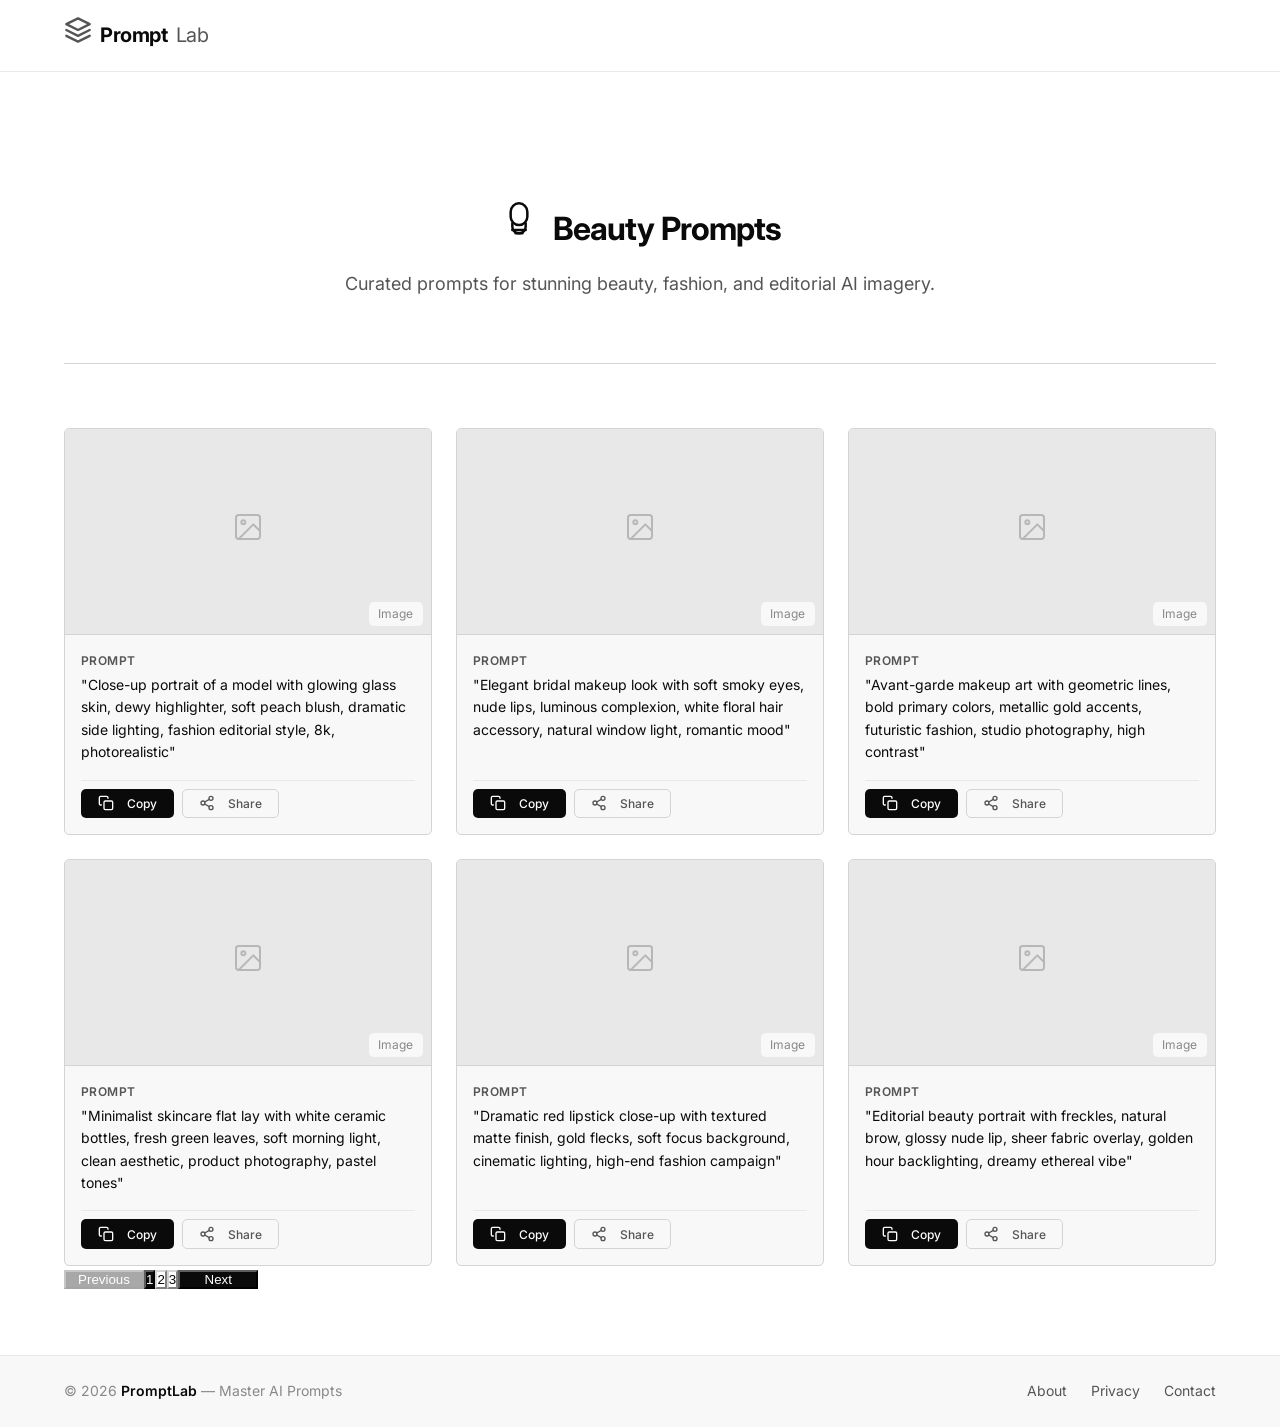
<file: pages/beauty.html>
<!DOCTYPE html>
<html lang="en">
<head>
    <meta charset="UTF-8" />
    <meta name="viewport" content="width=device-width, initial-scale=1.0" />
    <title>Beauty Prompts — PromptLab</title>
    <link rel="stylesheet" href="../style.css" />
    <link rel="stylesheet" href="../pagination.css" />
    <link rel="preconnect" href="https://fonts.googleapis.com" />
    <link rel="preconnect" href="https://fonts.gstatic.com" crossorigin />
    <link href="https://fonts.googleapis.com/css2?family=Inter:opsz,wght@14..32,400;14..32,500;14..32,600;14..32,700&display=swap" rel="stylesheet" />
</head>
<body>

    <!-- ===== HEADER (identical) ===== -->
    <header class="header" role="banner">
        <div class="container">
            <div class="header-logo">
                <span class="logo-icon" aria-hidden="true">
                    <svg width="28" height="28" viewBox="0 0 24 24" fill="none" stroke="currentColor" stroke-width="2" stroke-linecap="round" stroke-linejoin="round">
                        <path d="M12 2L2 7l10 5 10-5-10-5z" />
                        <path d="M2 17l10 5 10-5" />
                        <path d="M2 12l10 5 10-5" />
                    </svg>
                </span>
                Prompt<span>Lab</span>
            </div>
            <button class="hamburger" aria-label="Toggle navigation" aria-expanded="false">
                <span class="bar"></span>
                <span class="bar"></span>
                <span class="bar"></span>
            </button>
        </div>
    </header>

    <!-- ===== NAVIGATION (slide-down, all links within /pages/) ===== -->
    <nav class="nav-wrapper" role="navigation" aria-label="Main navigation">
        <div class="container">
            <ul class="nav-links">
                <li><a href="../index.html">Home</a></li>
                <li><a href="beauty.html" class="active">Beauty</a></li>
                <li><a href="ai.html">AI</a></li>
                <li><a href="photography.html">Photography</a></li>
                <li><a href="realistic.html">Realistic</a></li>
                <li><a href="anime.html">Anime</a></li>
                <li><a href="logo.html">Logo</a></li>
                <li><a href="food.html">Food</a></li>
                <li><a href="marketing.html">Marketing</a></li>
                <li><a href="coding.html">Coding</a></li>
            </ul>
        </div>
    </nav>

    <!-- ===== MAIN ===== -->
    <main class="main" role="main">
        <div class="container">

            <!-- Category Header -->
            <section class="hero" style="border-bottom-color:var(--color-border);">
                <h1 style="font-size:var(--font-3xl);">
                    <span class="icon" style="display:inline-block; margin-right:var(--spacing-sm);" aria-hidden="true">
                        <svg width="40" height="40" viewBox="0 0 24 24" fill="none" stroke="currentColor" stroke-width="1.5" stroke-linecap="round" stroke-linejoin="round">
                            <path d="M12 2a5 5 0 0 0-5 5v3a5 5 0 0 0 10 0V7a5 5 0 0 0-5-5z" />
                            <path d="M8 14v2a4 4 0 0 0 8 0v-2" />
                            <line x1="8" y1="18" x2="16" y2="18" />
                            <line x1="10" y1="20" x2="14" y2="20" />
                        </svg>
                    </span>
                    Beauty Prompts
                </h1>
                <p>Curated prompts for stunning beauty, fashion, and editorial AI imagery.</p>
            </section>

            <!-- Prompt Grid with 18 cards -->
            <section>
                <div class="prompt-grid">

                    <!-- ===== PAGE 1 (Cards 1-6) ===== -->
                    <!-- Card 1 -->
                    <div class="prompt-card">
                        <div class="image-placeholder">
                            <span class="placeholder-icon" aria-hidden="true">
                                <svg width="32" height="32" viewBox="0 0 24 24" fill="none" stroke="currentColor" stroke-width="1.5" stroke-linecap="round" stroke-linejoin="round">
                                    <rect x="3" y="3" width="18" height="18" rx="2" ry="2" />
                                    <circle cx="8.5" cy="8.5" r="1.5" />
                                    <polyline points="21 15 16 10 5 21" />
                                </svg>
                            </span>
                            <span class="placeholder-label">Image</span>
                        </div>
                        <div class="body">
                            <div class="prompt-text">
                                <span class="label">Prompt</span>
                                "Close-up portrait of a model with glowing glass skin, dewy highlighter, soft peach blush, dramatic side lighting, fashion editorial style, 8k, photorealistic"
                            </div>
                            <div class="actions">
                                <button class="btn btn-sm btn-copy">Copy</button>
                                <button class="btn btn-sm btn-share">Share</button>
                            </div>
                        </div>
                    </div>

                    <!-- Card 2 -->
                    <div class="prompt-card">
                        <div class="image-placeholder">
                            <span class="placeholder-icon" aria-hidden="true">
                                <svg width="32" height="32" viewBox="0 0 24 24" fill="none" stroke="currentColor" stroke-width="1.5" stroke-linecap="round" stroke-linejoin="round">
                                    <rect x="3" y="3" width="18" height="18" rx="2" ry="2" />
                                    <circle cx="8.5" cy="8.5" r="1.5" />
                                    <polyline points="21 15 16 10 5 21" />
                                </svg>
                            </span>
                            <span class="placeholder-label">Image</span>
                        </div>
                        <div class="body">
                            <div class="prompt-text">
                                <span class="label">Prompt</span>
                                "Elegant bridal makeup look with soft smoky eyes, nude lips, luminous complexion, white floral hair accessory, natural window light, romantic mood"
                            </div>
                            <div class="actions">
                                <button class="btn btn-sm btn-copy">Copy</button>
                                <button class="btn btn-sm btn-share">Share</button>
                            </div>
                        </div>
                    </div>

                    <!-- Card 3 -->
                    <div class="prompt-card">
                        <div class="image-placeholder">
                            <span class="placeholder-icon" aria-hidden="true">
                                <svg width="32" height="32" viewBox="0 0 24 24" fill="none" stroke="currentColor" stroke-width="1.5" stroke-linecap="round" stroke-linejoin="round">
                                    <rect x="3" y="3" width="18" height="18" rx="2" ry="2" />
                                    <circle cx="8.5" cy="8.5" r="1.5" />
                                    <polyline points="21 15 16 10 5 21" />
                                </svg>
                            </span>
                            <span class="placeholder-label">Image</span>
                        </div>
                        <div class="body">
                            <div class="prompt-text">
                                <span class="label">Prompt</span>
                                "Avant-garde makeup art with geometric lines, bold primary colors, metallic gold accents, futuristic fashion, studio photography, high contrast"
                            </div>
                            <div class="actions">
                                <button class="btn btn-sm btn-copy">Copy</button>
                                <button class="btn btn-sm btn-share">Share</button>
                            </div>
                        </div>
                    </div>

                    <!-- Card 4 -->
                    <div class="prompt-card">
                        <div class="image-placeholder">
                            <span class="placeholder-icon" aria-hidden="true">
                                <svg width="32" height="32" viewBox="0 0 24 24" fill="none" stroke="currentColor" stroke-width="1.5" stroke-linecap="round" stroke-linejoin="round">
                                    <rect x="3" y="3" width="18" height="18" rx="2" ry="2" />
                                    <circle cx="8.5" cy="8.5" r="1.5" />
                                    <polyline points="21 15 16 10 5 21" />
                                </svg>
                            </span>
                            <span class="placeholder-label">Image</span>
                        </div>
                        <div class="body">
                            <div class="prompt-text">
                                <span class="label">Prompt</span>
                                "Minimalist skincare flat lay with white ceramic bottles, fresh green leaves, soft morning light, clean aesthetic, product photography, pastel tones"
                            </div>
                            <div class="actions">
                                <button class="btn btn-sm btn-copy">Copy</button>
                                <button class="btn btn-sm btn-share">Share</button>
                            </div>
                        </div>
                    </div>

                    <!-- Card 5 -->
                    <div class="prompt-card">
                        <div class="image-placeholder">
                            <span class="placeholder-icon" aria-hidden="true">
                                <svg width="32" height="32" viewBox="0 0 24 24" fill="none" stroke="currentColor" stroke-width="1.5" stroke-linecap="round" stroke-linejoin="round">
                                    <rect x="3" y="3" width="18" height="18" rx="2" ry="2" />
                                    <circle cx="8.5" cy="8.5" r="1.5" />
                                    <polyline points="21 15 16 10 5 21" />
                                </svg>
                            </span>
                            <span class="placeholder-label">Image</span>
                        </div>
                        <div class="body">
                            <div class="prompt-text">
                                <span class="label">Prompt</span>
                                "Dramatic red lipstick close-up with textured matte finish, gold flecks, soft focus background, cinematic lighting, high-end fashion campaign"
                            </div>
                            <div class="actions">
                                <button class="btn btn-sm btn-copy">Copy</button>
                                <button class="btn btn-sm btn-share">Share</button>
                            </div>
                        </div>
                    </div>

                    <!-- Card 6 -->
                    <div class="prompt-card">
                        <div class="image-placeholder">
                            <span class="placeholder-icon" aria-hidden="true">
                                <svg width="32" height="32" viewBox="0 0 24 24" fill="none" stroke="currentColor" stroke-width="1.5" stroke-linecap="round" stroke-linejoin="round">
                                    <rect x="3" y="3" width="18" height="18" rx="2" ry="2" />
                                    <circle cx="8.5" cy="8.5" r="1.5" />
                                    <polyline points="21 15 16 10 5 21" />
                                </svg>
                            </span>
                            <span class="placeholder-label">Image</span>
                        </div>
                        <div class="body">
                            <div class="prompt-text">
                                <span class="label">Prompt</span>
                                "Editorial beauty portrait with freckles, natural brow, glossy nude lip, sheer fabric overlay, golden hour backlighting, dreamy ethereal vibe"
                            </div>
                            <div class="actions">
                                <button class="btn btn-sm btn-copy">Copy</button>
                                <button class="btn btn-sm btn-share">Share</button>
                            </div>
                        </div>
                    </div>

                    <!-- ===== PAGE 2 (Cards 7-12) ===== -->
                    <!-- Card 7 -->
                    <div class="prompt-card">
                        <div class="image-placeholder">
                            <span class="placeholder-icon" aria-hidden="true">
                                <svg width="32" height="32" viewBox="0 0 24 24" fill="none" stroke="currentColor" stroke-width="1.5" stroke-linecap="round" stroke-linejoin="round">
                                    <rect x="3" y="3" width="18" height="18" rx="2" ry="2" />
                                    <circle cx="8.5" cy="8.5" r="1.5" />
                                    <polyline points="21 15 16 10 5 21" />
                                </svg>
                            </span>
                            <span class="placeholder-label">Image</span>
                        </div>
                        <div class="body">
                            <div class="prompt-text">
                                <span class="label">Prompt</span>
                                "High-fashion beauty shot with bold graphic eyeliner, neon accents, futuristic styling, studio strobe lighting, editorial magazine cover, 8k"
                            </div>
                            <div class="actions">
                                <button class="btn btn-sm btn-copy">Copy</button>
                                <button class="btn btn-sm btn-share">Share</button>
                            </div>
                        </div>
                    </div>

                    <!-- Card 8 -->
                    <div class="prompt-card">
                        <div class="image-placeholder">
                            <span class="placeholder-icon" aria-hidden="true">
                                <svg width="32" height="32" viewBox="0 0 24 24" fill="none" stroke="currentColor" stroke-width="1.5" stroke-linecap="round" stroke-linejoin="round">
                                    <rect x="3" y="3" width="18" height="18" rx="2" ry="2" />
                                    <circle cx="8.5" cy="8.5" r="1.5" />
                                    <polyline points="21 15 16 10 5 21" />
                                </svg>
                            </span>
                            <span class="placeholder-label">Image</span>
                        </div>
                        <div class="body">
                            <div class="prompt-text">
                                <span class="label">Prompt</span>
                                "Natural glowing skin close-up, minimalist makeup, freckles visible, soft sunlight, clean beauty aesthetic, authentic and raw, 8k detail"
                            </div>
                            <div class="actions">
                                <button class="btn btn-sm btn-copy">Copy</button>
                                <button class="btn btn-sm btn-share">Share</button>
                            </div>
                        </div>
                    </div>

                    <!-- Card 9 -->
                    <div class="prompt-card">
                        <div class="image-placeholder">
                            <span class="placeholder-icon" aria-hidden="true">
                                <svg width="32" height="32" viewBox="0 0 24 24" fill="none" stroke="currentColor" stroke-width="1.5" stroke-linecap="round" stroke-linejoin="round">
                                    <rect x="3" y="3" width="18" height="18" rx="2" ry="2" />
                                    <circle cx="8.5" cy="8.5" r="1.5" />
                                    <polyline points="21 15 16 10 5 21" />
                                </svg>
                            </span>
                            <span class="placeholder-label">Image</span>
                        </div>
                        <div class="body">
                            <div class="prompt-text">
                                <span class="label">Prompt</span>
                                "Glamorous old Hollywood makeup, bold red lip, winged eyeliner, flawless complexion, dramatic studio lighting, vintage glamour, 1940s style"
                            </div>
                            <div class="actions">
                                <button class="btn btn-sm btn-copy">Copy</button>
                                <button class="btn btn-sm btn-share">Share</button>
                            </div>
                        </div>
                    </div>

                    <!-- Card 10 -->
                    <div class="prompt-card">
                        <div class="image-placeholder">
                            <span class="placeholder-icon" aria-hidden="true">
                                <svg width="32" height="32" viewBox="0 0 24 24" fill="none" stroke="currentColor" stroke-width="1.5" stroke-linecap="round" stroke-linejoin="round">
                                    <rect x="3" y="3" width="18" height="18" rx="2" ry="2" />
                                    <circle cx="8.5" cy="8.5" r="1.5" />
                                    <polyline points="21 15 16 10 5 21" />
                                </svg>
                            </span>
                            <span class="placeholder-label">Image</span>
                        </div>
                        <div class="body">
                            <div class="prompt-text">
                                <span class="label">Prompt</span>
                                "Colorful festival makeup, rainbow glitter, face jewels, bold artistic expression, vibrant party atmosphere, creative portrait, 8k"
                            </div>
                            <div class="actions">
                                <button class="btn btn-sm btn-copy">Copy</button>
                                <button class="btn btn-sm btn-share">Share</button>
                            </div>
                        </div>
                    </div>

                    <!-- Card 11 -->
                    <div class="prompt-card">
                        <div class="image-placeholder">
                            <span class="placeholder-icon" aria-hidden="true">
                                <svg width="32" height="32" viewBox="0 0 24 24" fill="none" stroke="currentColor" stroke-width="1.5" stroke-linecap="round" stroke-linejoin="round">
                                    <rect x="3" y="3" width="18" height="18" rx="2" ry="2" />
                                    <circle cx="8.5" cy="8.5" r="1.5" />
                                    <polyline points="21 15 16 10 5 21" />
                                </svg>
                            </span>
                            <span class="placeholder-label">Image</span>
                        </div>
                        <div class="body">
                            <div class="prompt-text">
                                <span class="label">Prompt</span>
                                "Sophisticated evening makeup, shimmering gold eyeshadow, contour, nude lip, elegant updo, candlelit ambiance, romantic and luxurious"
                            </div>
                            <div class="actions">
                                <button class="btn btn-sm btn-copy">Copy</button>
                                <button class="btn btn-sm btn-share">Share</button>
                            </div>
                        </div>
                    </div>

                    <!-- Card 12 -->
                    <div class="prompt-card">
                        <div class="image-placeholder">
                            <span class="placeholder-icon" aria-hidden="true">
                                <svg width="32" height="32" viewBox="0 0 24 24" fill="none" stroke="currentColor" stroke-width="1.5" stroke-linecap="round" stroke-linejoin="round">
                                    <rect x="3" y="3" width="18" height="18" rx="2" ry="2" />
                                    <circle cx="8.5" cy="8.5" r="1.5" />
                                    <polyline points="21 15 16 10 5 21" />
                                </svg>
                            </span>
                            <span class="placeholder-label">Image</span>
                        </div>
                        <div class="body">
                            <div class="prompt-text">
                                <span class="label">Prompt</span>
                                "Editorial beauty portrait with wind-blown hair, intense gaze, monochrome palette, high contrast, dramatic shadow play, fine art photography"
                            </div>
                            <div class="actions">
                                <button class="btn btn-sm btn-copy">Copy</button>
                                <button class="btn btn-sm btn-share">Share</button>
                            </div>
                        </div>
                    </div>

                    <!-- ===== PAGE 3 (Cards 13-18) ===== -->
                    <!-- Card 13 -->
                    <div class="prompt-card">
                        <div class="image-placeholder">
                            <span class="placeholder-icon" aria-hidden="true">
                                <svg width="32" height="32" viewBox="0 0 24 24" fill="none" stroke="currentColor" stroke-width="1.5" stroke-linecap="round" stroke-linejoin="round">
                                    <rect x="3" y="3" width="18" height="18" rx="2" ry="2" />
                                    <circle cx="8.5" cy="8.5" r="1.5" />
                                    <polyline points="21 15 16 10 5 21" />
                                </svg>
                            </span>
                            <span class="placeholder-label">Image</span>
                        </div>
                        <div class="body">
                            <div class="prompt-text">
                                <span class="label">Prompt</span>
                                "African-inspired beauty look, intricate tribal patterns, bold earthy colors, natural texture, cultural celebration, studio portrait, 8k"
                            </div>
                            <div class="actions">
                                <button class="btn btn-sm btn-copy">Copy</button>
                                <button class="btn btn-sm btn-share">Share</button>
                            </div>
                        </div>
                    </div>

                    <!-- Card 14 -->
                    <div class="prompt-card">
                        <div class="image-placeholder">
                            <span class="placeholder-icon" aria-hidden="true">
                                <svg width="32" height="32" viewBox="0 0 24 24" fill="none" stroke="currentColor" stroke-width="1.5" stroke-linecap="round" stroke-linejoin="round">
                                    <rect x="3" y="3" width="18" height="18" rx="2" ry="2" />
                                    <circle cx="8.5" cy="8.5" r="1.5" />
                                    <polyline points="21 15 16 10 5 21" />
                                </svg>
                            </span>
                            <span class="placeholder-label">Image</span>
                        </div>
                        <div class="body">
                            <div class="prompt-text">
                                <span class="label">Prompt</span>
                                "Korean glass skin tutorial, flawless dewy finish, subtle pink blush, gradient lip, soft natural brows, clean beauty, skincare focus"
                            </div>
                            <div class="actions">
                                <button class="btn btn-sm btn-copy">Copy</button>
                                <button class="btn btn-sm btn-share">Share</button>
                            </div>
                        </div>
                    </div>

                    <!-- Card 15 -->
                    <div class="prompt-card">
                        <div class="image-placeholder">
                            <span class="placeholder-icon" aria-hidden="true">
                                <svg width="32" height="32" viewBox="0 0 24 24" fill="none" stroke="currentColor" stroke-width="1.5" stroke-linecap="round" stroke-linejoin="round">
                                    <rect x="3" y="3" width="18" height="18" rx="2" ry="2" />
                                    <circle cx="8.5" cy="8.5" r="1.5" />
                                    <polyline points="21 15 16 10 5 21" />
                                </svg>
                            </span>
                            <span class="placeholder-label">Image</span>
                        </div>
                        <div class="body">
                            <div class="prompt-text">
                                <span class="label">Prompt</span>
                                "Gothic-inspired dark beauty, black lipstick, heavy smoky eye, pale complexion, dramatic lighting, moody atmosphere, alternative fashion"
                            </div>
                            <div class="actions">
                                <button class="btn btn-sm btn-copy">Copy</button>
                                <button class="btn btn-sm btn-share">Share</button>
                            </div>
                        </div>
                    </div>

                    <!-- Card 16 -->
                    <div class="prompt-card">
                        <div class="image-placeholder">
                            <span class="placeholder-icon" aria-hidden="true">
                                <svg width="32" height="32" viewBox="0 0 24 24" fill="none" stroke="currentColor" stroke-width="1.5" stroke-linecap="round" stroke-linejoin="round">
                                    <rect x="3" y="3" width="18" height="18" rx="2" ry="2" />
                                    <circle cx="8.5" cy="8.5" r="1.5" />
                                    <polyline points="21 15 16 10 5 21" />
                                </svg>
                            </span>
                            <span class="placeholder-label">Image</span>
                        </div>
                        <div class="body">
                            <div class="prompt-text">
                                <span class="label">Prompt</span>
                                "Summer beach beauty, sun-kissed skin, bronze glow, windswept hair, ocean background, natural light, effortless glamour, travel editorial"
                            </div>
                            <div class="actions">
                                <button class="btn btn-sm btn-copy">Copy</button>
                                <button class="btn btn-sm btn-share">Share</button>
                            </div>
                        </div>
                    </div>

                    <!-- Card 17 -->
                    <div class="prompt-card">
                        <div class="image-placeholder">
                            <span class="placeholder-icon" aria-hidden="true">
                                <svg width="32" height="32" viewBox="0 0 24 24" fill="none" stroke="currentColor" stroke-width="1.5" stroke-linecap="round" stroke-linejoin="round">
                                    <rect x="3" y="3" width="18" height="18" rx="2" ry="2" />
                                    <circle cx="8.5" cy="8.5" r="1.5" />
                                    <polyline points="21 15 16 10 5 21" />
                                </svg>
                            </span>
                            <span class="placeholder-label">Image</span>
                        </div>
                        <div class="body">
                            <div class="prompt-text">
                                <span class="label">Prompt</span>
                                "Bridal portrait, soft romantic curls, pearl accessories, glowing skin, floral crown, dreamy backlight, wedding photography, fairytale aesthetic"
                            </div>
                            <div class="actions">
                                <button class="btn btn-sm btn-copy">Copy</button>
                                <button class="btn btn-sm btn-share">Share</button>
                            </div>
                        </div>
                    </div>

                    <!-- Card 18 -->
                    <div class="prompt-card">
                        <div class="image-placeholder">
                            <span class="placeholder-icon" aria-hidden="true">
                                <svg width="32" height="32" viewBox="0 0 24 24" fill="none" stroke="currentColor" stroke-width="1.5" stroke-linecap="round" stroke-linejoin="round">
                                    <rect x="3" y="3" width="18" height="18" rx="2" ry="2" />
                                    <circle cx="8.5" cy="8.5" r="1.5" />
                                    <polyline points="21 15 16 10 5 21" />
                                </svg>
                            </span>
                            <span class="placeholder-label">Image</span>
                        </div>
                        <div class="body">
                            <div class="prompt-text">
                                <span class="label">Prompt</span>
                                "Indie aesthetic beauty, messy bun, minimal makeup, freckles, oversized sweater, cozy bedroom lighting, intimate portrait, film grain"
                            </div>
                            <div class="actions">
                                <button class="btn btn-sm btn-copy">Copy</button>
                                <button class="btn btn-sm btn-share">Share</button>
                            </div>
                        </div>
                    </div>

                </div>

                <!-- ===== PAGINATION CONTAINER ===== -->
                <div id="pagination"></div>

            </section>

        </div>
    </main>

    <!-- ===== FOOTER (identical) ===== -->
    <footer class="footer" role="contentinfo">
        <div class="container">
            <div class="copyright">
                &copy; 2026 <strong>PromptLab</strong> &mdash; Master AI Prompts
            </div>
            <div class="footer-links">
                <a href="#">About</a>
                <a href="#">Privacy</a>
                <a href="#">Contact</a>
            </div>
        </div>
    </footer>

    <script src="../script.js"></script>
</body>
</html>
</file>
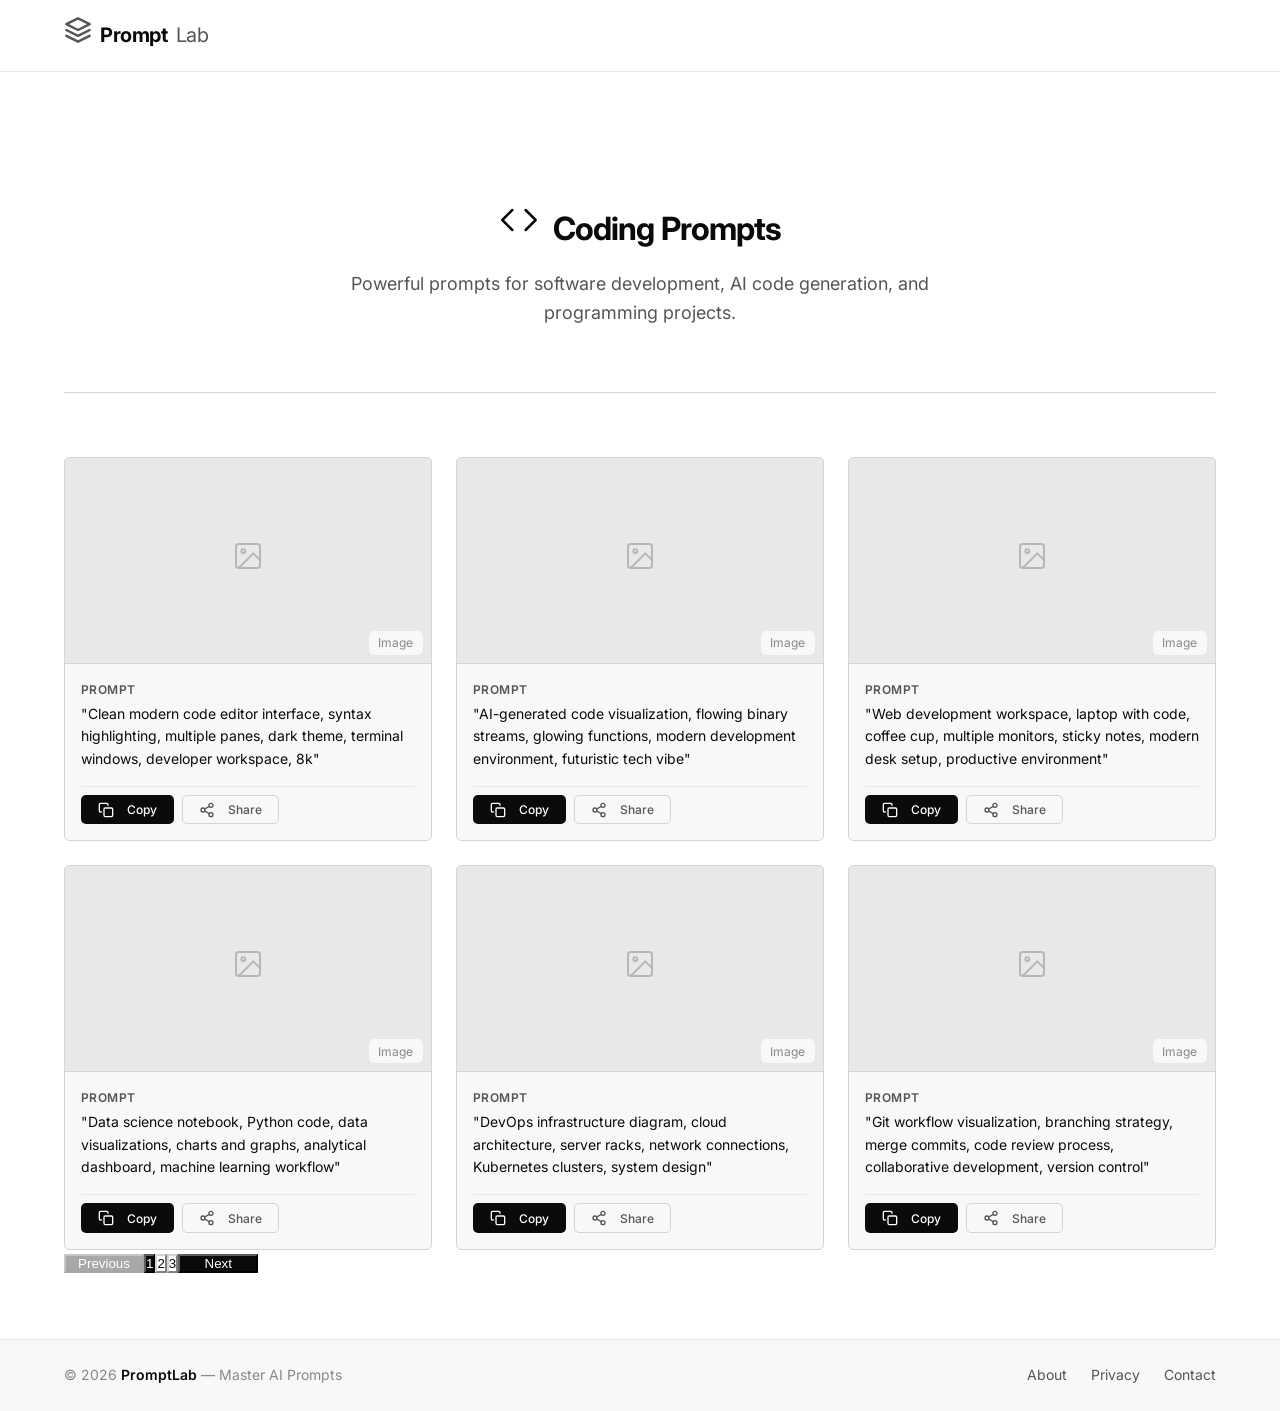
<file: pages/coding.html>
<!DOCTYPE html>
<html lang="en">
<head>
    <meta charset="UTF-8" />
    <meta name="viewport" content="width=device-width, initial-scale=1.0" />
    <title>Coding Prompts — PromptLab</title>
    <link rel="stylesheet" href="../style.css" />
    <link rel="stylesheet" href="../pagination.css" />
    <link rel="preconnect" href="https://fonts.googleapis.com" />
    <link rel="preconnect" href="https://fonts.gstatic.com" crossorigin />
    <link href="https://fonts.googleapis.com/css2?family=Inter:opsz,wght@14..32,400;14..32,500;14..32,600;14..32,700&display=swap" rel="stylesheet" />
</head>
<body>

    <!-- ===== HEADER ===== -->
    <header class="header" role="banner">
        <div class="container">
            <div class="header-logo">
                <span class="logo-icon" aria-hidden="true">
                    <svg width="28" height="28" viewBox="0 0 24 24" fill="none" stroke="currentColor" stroke-width="2" stroke-linecap="round" stroke-linejoin="round">
                        <path d="M12 2L2 7l10 5 10-5-10-5z" />
                        <path d="M2 17l10 5 10-5" />
                        <path d="M2 12l10 5 10-5" />
                    </svg>
                </span>
                Prompt<span>Lab</span>
            </div>
            <button class="hamburger" aria-label="Toggle navigation" aria-expanded="false">
                <span class="bar"></span>
                <span class="bar"></span>
                <span class="bar"></span>
            </button>
        </div>
    </header>

    <!-- ===== NAVIGATION (all links within /pages/) ===== -->
    <nav class="nav-wrapper" role="navigation" aria-label="Main navigation">
        <div class="container">
            <ul class="nav-links">
                <li><a href="../index.html">Home</a></li>
                <li><a href="beauty.html">Beauty</a></li>
                <li><a href="ai.html">AI</a></li>
                <li><a href="photography.html">Photography</a></li>
                <li><a href="realistic.html">Realistic</a></li>
                <li><a href="anime.html">Anime</a></li>
                <li><a href="logo.html">Logo</a></li>
                <li><a href="food.html">Food</a></li>
                <li><a href="marketing.html">Marketing</a></li>
                <li><a href="coding.html" class="active">Coding</a></li>
            </ul>
        </div>
    </nav>

    <!-- ===== MAIN ===== -->
    <main class="main" role="main">
        <div class="container">

            <!-- Category Header -->
            <section class="hero" style="border-bottom-color:var(--color-border);">
                <h1 style="font-size:var(--font-3xl);">
                    <span class="icon" style="display:inline-block; margin-right:var(--spacing-sm);" aria-hidden="true">
                        <svg width="40" height="40" viewBox="0 0 24 24" fill="none" stroke="currentColor" stroke-width="1.5" stroke-linecap="round" stroke-linejoin="round">
                            <polyline points="16 18 22 12 16 6" />
                            <polyline points="8 6 2 12 8 18" />
                        </svg>
                    </span>
                    Coding Prompts
                </h1>
                <p>Powerful prompts for software development, AI code generation, and programming projects.</p>
            </section>

            <!-- Prompt Grid with 18 cards -->
            <section>
                <div class="prompt-grid">

                    <!-- ===== PAGE 1 (Cards 1-6) ===== -->
                    <!-- Card 1 -->
                    <div class="prompt-card">
                        <div class="image-placeholder">
                            <span class="placeholder-icon" aria-hidden="true">
                                <svg width="32" height="32" viewBox="0 0 24 24" fill="none" stroke="currentColor" stroke-width="1.5" stroke-linecap="round" stroke-linejoin="round">
                                    <rect x="3" y="3" width="18" height="18" rx="2" ry="2" />
                                    <circle cx="8.5" cy="8.5" r="1.5" />
                                    <polyline points="21 15 16 10 5 21" />
                                </svg>
                            </span>
                            <span class="placeholder-label">Image</span>
                        </div>
                        <div class="body">
                            <div class="prompt-text">
                                <span class="label">Prompt</span>
                                "Clean modern code editor interface, syntax highlighting, multiple panes, dark theme, terminal windows, developer workspace, 8k"
                            </div>
                            <div class="actions">
                                <button class="btn btn-sm btn-copy">Copy</button>
                                <button class="btn btn-sm btn-share">Share</button>
                            </div>
                        </div>
                    </div>

                    <!-- Card 2 -->
                    <div class="prompt-card">
                        <div class="image-placeholder">
                            <span class="placeholder-icon" aria-hidden="true">
                                <svg width="32" height="32" viewBox="0 0 24 24" fill="none" stroke="currentColor" stroke-width="1.5" stroke-linecap="round" stroke-linejoin="round">
                                    <rect x="3" y="3" width="18" height="18" rx="2" ry="2" />
                                    <circle cx="8.5" cy="8.5" r="1.5" />
                                    <polyline points="21 15 16 10 5 21" />
                                </svg>
                            </span>
                            <span class="placeholder-label">Image</span>
                        </div>
                        <div class="body">
                            <div class="prompt-text">
                                <span class="label">Prompt</span>
                                "AI-generated code visualization, flowing binary streams, glowing functions, modern development environment, futuristic tech vibe"
                            </div>
                            <div class="actions">
                                <button class="btn btn-sm btn-copy">Copy</button>
                                <button class="btn btn-sm btn-share">Share</button>
                            </div>
                        </div>
                    </div>

                    <!-- Card 3 -->
                    <div class="prompt-card">
                        <div class="image-placeholder">
                            <span class="placeholder-icon" aria-hidden="true">
                                <svg width="32" height="32" viewBox="0 0 24 24" fill="none" stroke="currentColor" stroke-width="1.5" stroke-linecap="round" stroke-linejoin="round">
                                    <rect x="3" y="3" width="18" height="18" rx="2" ry="2" />
                                    <circle cx="8.5" cy="8.5" r="1.5" />
                                    <polyline points="21 15 16 10 5 21" />
                                </svg>
                            </span>
                            <span class="placeholder-label">Image</span>
                        </div>
                        <div class="body">
                            <div class="prompt-text">
                                <span class="label">Prompt</span>
                                "Web development workspace, laptop with code, coffee cup, multiple monitors, sticky notes, modern desk setup, productive environment"
                            </div>
                            <div class="actions">
                                <button class="btn btn-sm btn-copy">Copy</button>
                                <button class="btn btn-sm btn-share">Share</button>
                            </div>
                        </div>
                    </div>

                    <!-- Card 4 -->
                    <div class="prompt-card">
                        <div class="image-placeholder">
                            <span class="placeholder-icon" aria-hidden="true">
                                <svg width="32" height="32" viewBox="0 0 24 24" fill="none" stroke="currentColor" stroke-width="1.5" stroke-linecap="round" stroke-linejoin="round">
                                    <rect x="3" y="3" width="18" height="18" rx="2" ry="2" />
                                    <circle cx="8.5" cy="8.5" r="1.5" />
                                    <polyline points="21 15 16 10 5 21" />
                                </svg>
                            </span>
                            <span class="placeholder-label">Image</span>
                        </div>
                        <div class="body">
                            <div class="prompt-text">
                                <span class="label">Prompt</span>
                                "Data science notebook, Python code, data visualizations, charts and graphs, analytical dashboard, machine learning workflow"
                            </div>
                            <div class="actions">
                                <button class="btn btn-sm btn-copy">Copy</button>
                                <button class="btn btn-sm btn-share">Share</button>
                            </div>
                        </div>
                    </div>

                    <!-- Card 5 -->
                    <div class="prompt-card">
                        <div class="image-placeholder">
                            <span class="placeholder-icon" aria-hidden="true">
                                <svg width="32" height="32" viewBox="0 0 24 24" fill="none" stroke="currentColor" stroke-width="1.5" stroke-linecap="round" stroke-linejoin="round">
                                    <rect x="3" y="3" width="18" height="18" rx="2" ry="2" />
                                    <circle cx="8.5" cy="8.5" r="1.5" />
                                    <polyline points="21 15 16 10 5 21" />
                                </svg>
                            </span>
                            <span class="placeholder-label">Image</span>
                        </div>
                        <div class="body">
                            <div class="prompt-text">
                                <span class="label">Prompt</span>
                                "DevOps infrastructure diagram, cloud architecture, server racks, network connections, Kubernetes clusters, system design"
                            </div>
                            <div class="actions">
                                <button class="btn btn-sm btn-copy">Copy</button>
                                <button class="btn btn-sm btn-share">Share</button>
                            </div>
                        </div>
                    </div>

                    <!-- Card 6 -->
                    <div class="prompt-card">
                        <div class="image-placeholder">
                            <span class="placeholder-icon" aria-hidden="true">
                                <svg width="32" height="32" viewBox="0 0 24 24" fill="none" stroke="currentColor" stroke-width="1.5" stroke-linecap="round" stroke-linejoin="round">
                                    <rect x="3" y="3" width="18" height="18" rx="2" ry="2" />
                                    <circle cx="8.5" cy="8.5" r="1.5" />
                                    <polyline points="21 15 16 10 5 21" />
                                </svg>
                            </span>
                            <span class="placeholder-label">Image</span>
                        </div>
                        <div class="body">
                            <div class="prompt-text">
                                <span class="label">Prompt</span>
                                "Git workflow visualization, branching strategy, merge commits, code review process, collaborative development, version control"
                            </div>
                            <div class="actions">
                                <button class="btn btn-sm btn-copy">Copy</button>
                                <button class="btn btn-sm btn-share">Share</button>
                            </div>
                        </div>
                    </div>

                    <!-- ===== PAGE 2 (Cards 7-12) ===== -->
                    <!-- Card 7 -->
                    <div class="prompt-card">
                        <div class="image-placeholder">
                            <span class="placeholder-icon" aria-hidden="true">
                                <svg width="32" height="32" viewBox="0 0 24 24" fill="none" stroke="currentColor" stroke-width="1.5" stroke-linecap="round" stroke-linejoin="round">
                                    <rect x="3" y="3" width="18" height="18" rx="2" ry="2" />
                                    <circle cx="8.5" cy="8.5" r="1.5" />
                                    <polyline points="21 15 16 10 5 21" />
                                </svg>
                            </span>
                            <span class="placeholder-label">Image</span>
                        </div>
                        <div class="body">
                            <div class="prompt-text">
                                <span class="label">Prompt</span>
                                "Cybersecurity concept, padlock on digital code, encryption visualization, network security, data protection, tech safety"
                            </div>
                            <div class="actions">
                                <button class="btn btn-sm btn-copy">Copy</button>
                                <button class="btn btn-sm btn-share">Share</button>
                            </div>
                        </div>
                    </div>

                    <!-- Card 8 -->
                    <div class="prompt-card">
                        <div class="image-placeholder">
                            <span class="placeholder-icon" aria-hidden="true">
                                <svg width="32" height="32" viewBox="0 0 24 24" fill="none" stroke="currentColor" stroke-width="1.5" stroke-linecap="round" stroke-linejoin="round">
                                    <rect x="3" y="3" width="18" height="18" rx="2" ry="2" />
                                    <circle cx="8.5" cy="8.5" r="1.5" />
                                    <polyline points="21 15 16 10 5 21" />
                                </svg>
                            </span>
                            <span class="placeholder-label">Image</span>
                        </div>
                        <div class="body">
                            <div class="prompt-text">
                                <span class="label">Prompt</span>
                                "Mobile app development, smartphone screen with UI design, code in background, cross-platform development, 8k"
                            </div>
                            <div class="actions">
                                <button class="btn btn-sm btn-copy">Copy</button>
                                <button class="btn btn-sm btn-share">Share</button>
                            </div>
                        </div>
                    </div>

                    <!-- Card 9 -->
                    <div class="prompt-card">
                        <div class="image-placeholder">
                            <span class="placeholder-icon" aria-hidden="true">
                                <svg width="32" height="32" viewBox="0 0 24 24" fill="none" stroke="currentColor" stroke-width="1.5" stroke-linecap="round" stroke-linejoin="round">
                                    <rect x="3" y="3" width="18" height="18" rx="2" ry="2" />
                                    <circle cx="8.5" cy="8.5" r="1.5" />
                                    <polyline points="21 15 16 10 5 21" />
                                </svg>
                            </span>
                            <span class="placeholder-label">Image</span>
                        </div>
                        <div class="body">
                            <div class="prompt-text">
                                <span class="label">Prompt</span>
                                "API architecture diagram, REST endpoints, data flow, microservices, database connections, cloud computing, 8k"
                            </div>
                            <div class="actions">
                                <button class="btn btn-sm btn-copy">Copy</button>
                                <button class="btn btn-sm btn-share">Share</button>
                            </div>
                        </div>
                    </div>

                    <!-- Card 10 -->
                    <div class="prompt-card">
                        <div class="image-placeholder">
                            <span class="placeholder-icon" aria-hidden="true">
                                <svg width="32" height="32" viewBox="0 0 24 24" fill="none" stroke="currentColor" stroke-width="1.5" stroke-linecap="round" stroke-linejoin="round">
                                    <rect x="3" y="3" width="18" height="18" rx="2" ry="2" />
                                    <circle cx="8.5" cy="8.5" r="1.5" />
                                    <polyline points="21 15 16 10 5 21" />
                                </svg>
                            </span>
                            <span class="placeholder-label">Image</span>
                        </div>
                        <div class="body">
                            <div class="prompt-text">
                                <span class="label">Prompt</span>
                                "Pair programming session, two developers at monitors, collaborative coding, knowledge sharing, agile software development"
                            </div>
                            <div class="actions">
                                <button class="btn btn-sm btn-copy">Copy</button>
                                <button class="btn btn-sm btn-share">Share</button>
                            </div>
                        </div>
                    </div>

                    <!-- Card 11 -->
                    <div class="prompt-card">
                        <div class="image-placeholder">
                            <span class="placeholder-icon" aria-hidden="true">
                                <svg width="32" height="32" viewBox="0 0 24 24" fill="none" stroke="currentColor" stroke-width="1.5" stroke-linecap="round" stroke-linejoin="round">
                                    <rect x="3" y="3" width="18" height="18" rx="2" ry="2" />
                                    <circle cx="8.5" cy="8.5" r="1.5" />
                                    <polyline points="21 15 16 10 5 21" />
                                </svg>
                            </span>
                            <span class="placeholder-label">Image</span>
                        </div>
                        <div class="body">
                            <div class="prompt-text">
                                <span class="label">Prompt</span>
                                "Blockchain development concept, smart contract code, distributed ledger, cryptocurrency visualization, tech innovation, 8k"
                            </div>
                            <div class="actions">
                                <button class="btn btn-sm btn-copy">Copy</button>
                                <button class="btn btn-sm btn-share">Share</button>
                            </div>
                        </div>
                    </div>

                    <!-- Card 12 -->
                    <div class="prompt-card">
                        <div class="image-placeholder">
                            <span class="placeholder-icon" aria-hidden="true">
                                <svg width="32" height="32" viewBox="0 0 24 24" fill="none" stroke="currentColor" stroke-width="1.5" stroke-linecap="round" stroke-linejoin="round">
                                    <rect x="3" y="3" width="18" height="18" rx="2" ry="2" />
                                    <circle cx="8.5" cy="8.5" r="1.5" />
                                    <polyline points="21 15 16 10 5 21" />
                                </svg>
                            </span>
                            <span class="placeholder-label">Image</span>
                        </div>
                        <div class="body">
                            <div class="prompt-text">
                                <span class="label">Prompt</span>
                                "Open source contribution, GitHub repository, pull request, code review, community collaboration, developer ecosystem"
                            </div>
                            <div class="actions">
                                <button class="btn btn-sm btn-copy">Copy</button>
                                <button class="btn btn-sm btn-share">Share</button>
                            </div>
                        </div>
                    </div>

                    <!-- ===== PAGE 3 (Cards 13-18) ===== -->
                    <!-- Card 13 -->
                    <div class="prompt-card">
                        <div class="image-placeholder">
                            <span class="placeholder-icon" aria-hidden="true">
                                <svg width="32" height="32" viewBox="0 0 24 24" fill="none" stroke="currentColor" stroke-width="1.5" stroke-linecap="round" stroke-linejoin="round">
                                    <rect x="3" y="3" width="18" height="18" rx="2" ry="2" />
                                    <circle cx="8.5" cy="8.5" r="1.5" />
                                    <polyline points="21 15 16 10 5 21" />
                                </svg>
                            </span>
                            <span class="placeholder-label">Image</span>
                        </div>
                        <div class="body">
                            <div class="prompt-text">
                                <span class="label">Prompt</span>
                                "Agile development board, Kanban workflow, task cards, sprint planning, team management, project tracking"
                            </div>
                            <div class="actions">
                                <button class="btn btn-sm btn-copy">Copy</button>
                                <button class="btn btn-sm btn-share">Share</button>
                            </div>
                        </div>
                    </div>

                    <!-- Card 14 -->
                    <div class="prompt-card">
                        <div class="image-placeholder">
                            <span class="placeholder-icon" aria-hidden="true">
                                <svg width="32" height="32" viewBox="0 0 24 24" fill="none" stroke="currentColor" stroke-width="1.5" stroke-linecap="round" stroke-linejoin="round">
                                    <rect x="3" y="3" width="18" height="18" rx="2" ry="2" />
                                    <circle cx="8.5" cy="8.5" r="1.5" />
                                    <polyline points="21 15 16 10 5 21" />
                                </svg>
                            </span>
                            <span class="placeholder-label">Image</span>
                        </div>
                        <div class="body">
                            <div class="prompt-text">
                                <span class="label">Prompt</span>
                                "Game development, Unity interface, 3D character design, game mechanics, immersive environment, creative coding"
                            </div>
                            <div class="actions">
                                <button class="btn btn-sm btn-copy">Copy</button>
                                <button class="btn btn-sm btn-share">Share</button>
                            </div>
                        </div>
                    </div>

                    <!-- Card 15 -->
                    <div class="prompt-card">
                        <div class="image-placeholder">
                            <span class="placeholder-icon" aria-hidden="true">
                                <svg width="32" height="32" viewBox="0 0 24 24" fill="none" stroke="currentColor" stroke-width="1.5" stroke-linecap="round" stroke-linejoin="round">
                                    <rect x="3" y="3" width="18" height="18" rx="2" ry="2" />
                                    <circle cx="8.5" cy="8.5" r="1.5" />
                                    <polyline points="21 15 16 10 5 21" />
                                </svg>
                            </span>
                            <span class="placeholder-label">Image</span>
                        </div>
                        <div class="body">
                            <div class="prompt-text">
                                <span class="label">Prompt</span>
                                "AI code assistant, chatbot interface, programming help, intelligent suggestions, developer productivity tool, 8k"
                            </div>
                            <div class="actions">
                                <button class="btn btn-sm btn-copy">Copy</button>
                                <button class="btn btn-sm btn-share">Share</button>
                            </div>
                        </div>
                    </div>

                    <!-- Card 16 -->
                    <div class="prompt-card">
                        <div class="image-placeholder">
                            <span class="placeholder-icon" aria-hidden="true">
                                <svg width="32" height="32" viewBox="0 0 24 24" fill="none" stroke="currentColor" stroke-width="1.5" stroke-linecap="round" stroke-linejoin="round">
                                    <rect x="3" y="3" width="18" height="18" rx="2" ry="2" />
                                    <circle cx="8.5" cy="8.5" r="1.5" />
                                    <polyline points="21 15 16 10 5 21" />
                                </svg>
                            </span>
                            <span class="placeholder-label">Image</span>
                        </div>
                        <div class="body">
                            <div class="prompt-text">
                                <span class="label">Prompt</span>
                                "Database architecture, SQL query, data tables, relationships, structured data, backend development, 8k"
                            </div>
                            <div class="actions">
                                <button class="btn btn-sm btn-copy">Copy</button>
                                <button class="btn btn-sm btn-share">Share</button>
                            </div>
                        </div>
                    </div>

                    <!-- Card 17 -->
                    <div class="prompt-card">
                        <div class="image-placeholder">
                            <span class="placeholder-icon" aria-hidden="true">
                                <svg width="32" height="32" viewBox="0 0 24 24" fill="none" stroke="currentColor" stroke-width="1.5" stroke-linecap="round" stroke-linejoin="round">
                                    <rect x="3" y="3" width="18" height="18" rx="2" ry="2" />
                                    <circle cx="8.5" cy="8.5" r="1.5" />
                                    <polyline points="21 15 16 10 5 21" />
                                </svg>
                            </span>
                            <span class="placeholder-label">Image</span>
                        </div>
                        <div class="body">
                            <div class="prompt-text">
                                <span class="label">Prompt</span>
                                "Frontend development, responsive website, UI components, CSS styling, modern web design, interactive elements"
                            </div>
                            <div class="actions">
                                <button class="btn btn-sm btn-copy">Copy</button>
                                <button class="btn btn-sm btn-share">Share</button>
                            </div>
                        </div>
                    </div>

                    <!-- Card 18 -->
                    <div class="prompt-card">
                        <div class="image-placeholder">
                            <span class="placeholder-icon" aria-hidden="true">
                                <svg width="32" height="32" viewBox="0 0 24 24" fill="none" stroke="currentColor" stroke-width="1.5" stroke-linecap="round" stroke-linejoin="round">
                                    <rect x="3" y="3" width="18" height="18" rx="2" ry="2" />
                                    <circle cx="8.5" cy="8.5" r="1.5" />
                                    <polyline points="21 15 16 10 5 21" />
                                </svg>
                            </span>
                            <span class="placeholder-label">Image</span>
                        </div>
                        <div class="body">
                            <div class="prompt-text">
                                <span class="label">Prompt</span>
                                "Continuous integration and deployment, automation pipeline, software delivery, DevOps culture, modern infrastructure"
                            </div>
                            <div class="actions">
                                <button class="btn btn-sm btn-copy">Copy</button>
                                <button class="btn btn-sm btn-share">Share</button>
                            </div>
                        </div>
                    </div>

                </div>

                <!-- ===== PAGINATION CONTAINER ===== -->
                <div id="pagination"></div>

            </section>

        </div>
    </main>

    <!-- ===== FOOTER ===== -->
    <footer class="footer" role="contentinfo">
        <div class="container">
            <div class="copyright">
                &copy; 2026 <strong>PromptLab</strong> &mdash; Master AI Prompts
            </div>
            <div class="footer-links">
                <a href="#">About</a>
                <a href="#">Privacy</a>
                <a href="#">Contact</a>
            </div>
        </div>
    </footer>

    <script src="../script.js"></script>
</body>
</html>
</file>
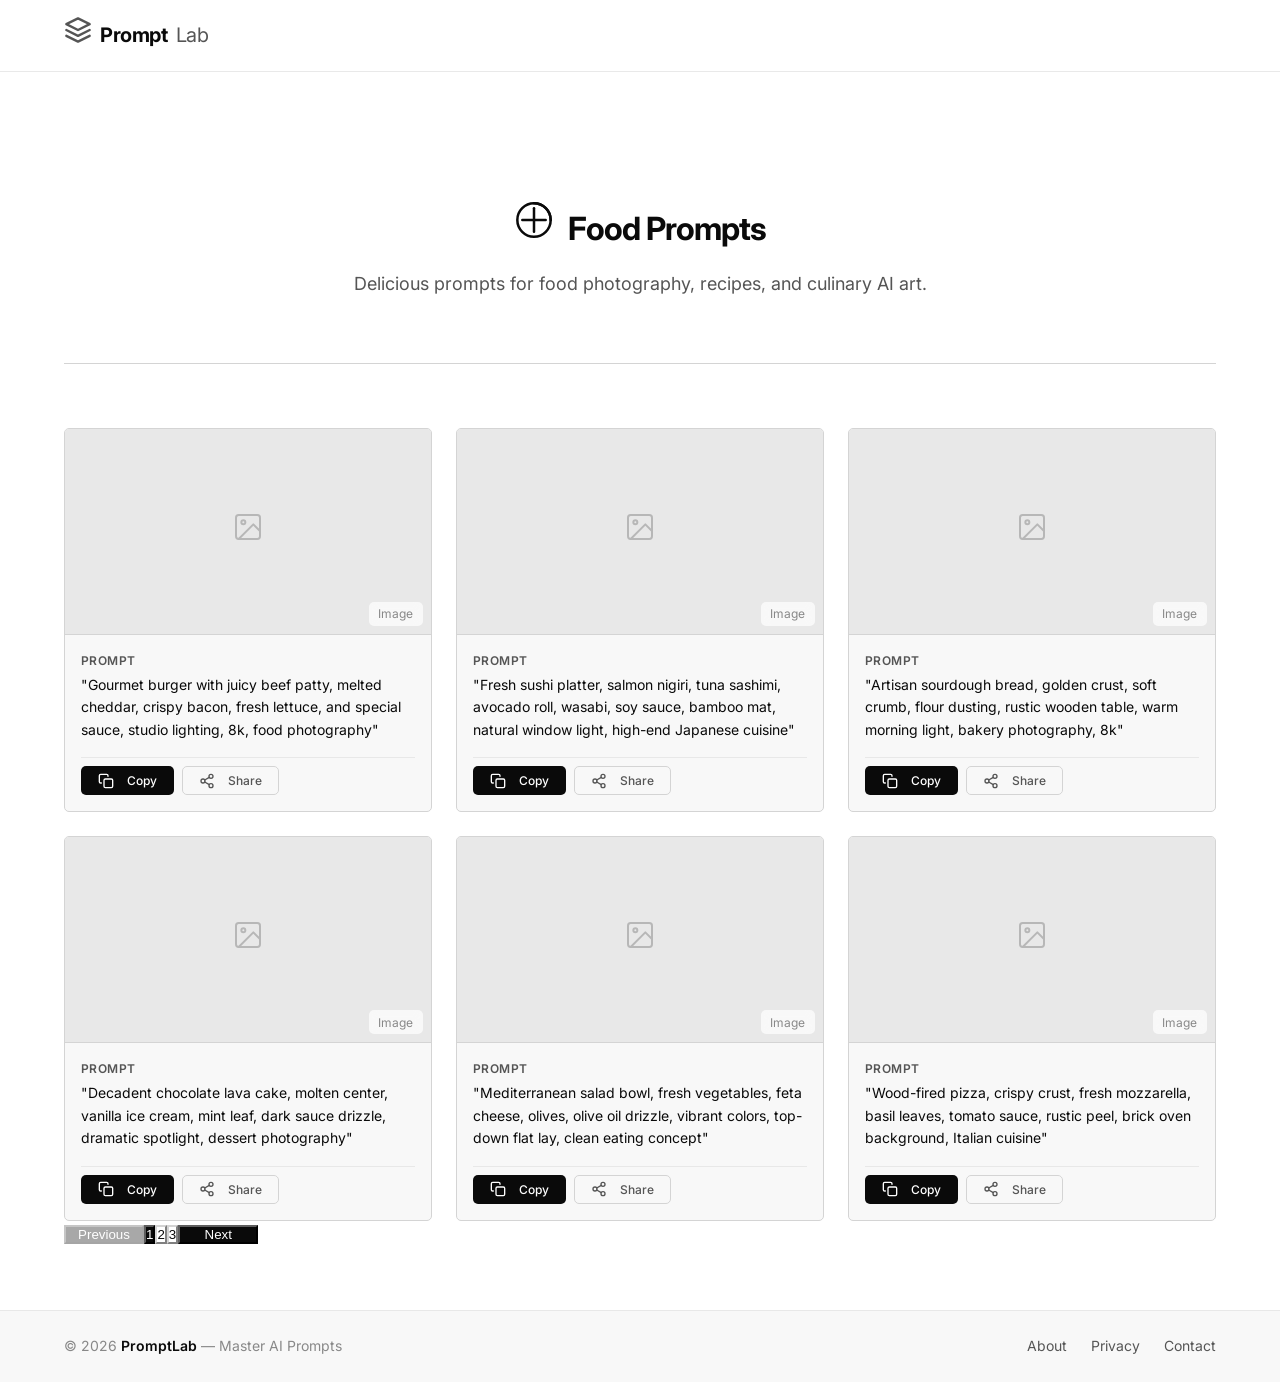
<file: pages/food.html>
<!DOCTYPE html>
<html lang="en">
<head>
    <meta charset="UTF-8" />
    <meta name="viewport" content="width=device-width, initial-scale=1.0" />
    <title>Food Prompts — PromptLab</title>
    <link rel="stylesheet" href="../style.css" />
    <link rel="stylesheet" href="../pagination.css" />
    <link rel="preconnect" href="https://fonts.googleapis.com" />
    <link rel="preconnect" href="https://fonts.gstatic.com" crossorigin />
    <link href="https://fonts.googleapis.com/css2?family=Inter:opsz,wght@14..32,400;14..32,500;14..32,600;14..32,700&display=swap" rel="stylesheet" />
</head>
<body>

    <!-- ===== HEADER ===== -->
    <header class="header" role="banner">
        <div class="container">
            <div class="header-logo">
                <span class="logo-icon" aria-hidden="true">
                    <svg width="28" height="28" viewBox="0 0 24 24" fill="none" stroke="currentColor" stroke-width="2" stroke-linecap="round" stroke-linejoin="round">
                        <path d="M12 2L2 7l10 5 10-5-10-5z" />
                        <path d="M2 17l10 5 10-5" />
                        <path d="M2 12l10 5 10-5" />
                    </svg>
                </span>
                Prompt<span>Lab</span>
            </div>
            <button class="hamburger" aria-label="Toggle navigation" aria-expanded="false">
                <span class="bar"></span>
                <span class="bar"></span>
                <span class="bar"></span>
            </button>
        </div>
    </header>

    <!-- ===== NAVIGATION (all links within /pages/) ===== -->
    <nav class="nav-wrapper" role="navigation" aria-label="Main navigation">
        <div class="container">
            <ul class="nav-links">
                <li><a href="../index.html">Home</a></li>
                <li><a href="beauty.html">Beauty</a></li>
                <li><a href="ai.html">AI</a></li>
                <li><a href="photography.html">Photography</a></li>
                <li><a href="realistic.html">Realistic</a></li>
                <li><a href="anime.html">Anime</a></li>
                <li><a href="logo.html">Logo</a></li>
                <li><a href="food.html" class="active">Food</a></li>
                <li><a href="marketing.html">Marketing</a></li>
                <li><a href="coding.html">Coding</a></li>
            </ul>
        </div>
    </nav>

    <!-- ===== MAIN ===== -->
    <main class="main" role="main">
        <div class="container">

            <!-- Category Header -->
            <section class="hero" style="border-bottom-color:var(--color-border);">
                <h1 style="font-size:var(--font-3xl);">
                    <span class="icon" style="display:inline-block; margin-right:var(--spacing-sm);" aria-hidden="true">
                        <svg width="40" height="40" viewBox="0 0 24 24" fill="none" stroke="currentColor" stroke-width="1.5" stroke-linecap="round" stroke-linejoin="round">
                            <path d="M5 12h14" />
                            <path d="M12 5v14" />
                            <circle cx="12" cy="12" r="10" />
                            <path d="M12 2a10 10 0 0 1 10 10" />
                        </svg>
                    </span>
                    Food Prompts
                </h1>
                <p>Delicious prompts for food photography, recipes, and culinary AI art.</p>
            </section>

            <!-- Prompt Grid with 18 cards -->
            <section>
                <div class="prompt-grid">

                    <!-- ===== PAGE 1 (Cards 1-6) ===== -->
                    <!-- Card 1 -->
                    <div class="prompt-card">
                        <div class="image-placeholder">
                            <span class="placeholder-icon" aria-hidden="true">
                                <svg width="32" height="32" viewBox="0 0 24 24" fill="none" stroke="currentColor" stroke-width="1.5" stroke-linecap="round" stroke-linejoin="round">
                                    <rect x="3" y="3" width="18" height="18" rx="2" ry="2" />
                                    <circle cx="8.5" cy="8.5" r="1.5" />
                                    <polyline points="21 15 16 10 5 21" />
                                </svg>
                            </span>
                            <span class="placeholder-label">Image</span>
                        </div>
                        <div class="body">
                            <div class="prompt-text">
                                <span class="label">Prompt</span>
                                "Gourmet burger with juicy beef patty, melted cheddar, crispy bacon, fresh lettuce, and special sauce, studio lighting, 8k, food photography"
                            </div>
                            <div class="actions">
                                <button class="btn btn-sm btn-copy">Copy</button>
                                <button class="btn btn-sm btn-share">Share</button>
                            </div>
                        </div>
                    </div>

                    <!-- Card 2 -->
                    <div class="prompt-card">
                        <div class="image-placeholder">
                            <span class="placeholder-icon" aria-hidden="true">
                                <svg width="32" height="32" viewBox="0 0 24 24" fill="none" stroke="currentColor" stroke-width="1.5" stroke-linecap="round" stroke-linejoin="round">
                                    <rect x="3" y="3" width="18" height="18" rx="2" ry="2" />
                                    <circle cx="8.5" cy="8.5" r="1.5" />
                                    <polyline points="21 15 16 10 5 21" />
                                </svg>
                            </span>
                            <span class="placeholder-label">Image</span>
                        </div>
                        <div class="body">
                            <div class="prompt-text">
                                <span class="label">Prompt</span>
                                "Fresh sushi platter, salmon nigiri, tuna sashimi, avocado roll, wasabi, soy sauce, bamboo mat, natural window light, high-end Japanese cuisine"
                            </div>
                            <div class="actions">
                                <button class="btn btn-sm btn-copy">Copy</button>
                                <button class="btn btn-sm btn-share">Share</button>
                            </div>
                        </div>
                    </div>

                    <!-- Card 3 -->
                    <div class="prompt-card">
                        <div class="image-placeholder">
                            <span class="placeholder-icon" aria-hidden="true">
                                <svg width="32" height="32" viewBox="0 0 24 24" fill="none" stroke="currentColor" stroke-width="1.5" stroke-linecap="round" stroke-linejoin="round">
                                    <rect x="3" y="3" width="18" height="18" rx="2" ry="2" />
                                    <circle cx="8.5" cy="8.5" r="1.5" />
                                    <polyline points="21 15 16 10 5 21" />
                                </svg>
                            </span>
                            <span class="placeholder-label">Image</span>
                        </div>
                        <div class="body">
                            <div class="prompt-text">
                                <span class="label">Prompt</span>
                                "Artisan sourdough bread, golden crust, soft crumb, flour dusting, rustic wooden table, warm morning light, bakery photography, 8k"
                            </div>
                            <div class="actions">
                                <button class="btn btn-sm btn-copy">Copy</button>
                                <button class="btn btn-sm btn-share">Share</button>
                            </div>
                        </div>
                    </div>

                    <!-- Card 4 -->
                    <div class="prompt-card">
                        <div class="image-placeholder">
                            <span class="placeholder-icon" aria-hidden="true">
                                <svg width="32" height="32" viewBox="0 0 24 24" fill="none" stroke="currentColor" stroke-width="1.5" stroke-linecap="round" stroke-linejoin="round">
                                    <rect x="3" y="3" width="18" height="18" rx="2" ry="2" />
                                    <circle cx="8.5" cy="8.5" r="1.5" />
                                    <polyline points="21 15 16 10 5 21" />
                                </svg>
                            </span>
                            <span class="placeholder-label">Image</span>
                        </div>
                        <div class="body">
                            <div class="prompt-text">
                                <span class="label">Prompt</span>
                                "Decadent chocolate lava cake, molten center, vanilla ice cream, mint leaf, dark sauce drizzle, dramatic spotlight, dessert photography"
                            </div>
                            <div class="actions">
                                <button class="btn btn-sm btn-copy">Copy</button>
                                <button class="btn btn-sm btn-share">Share</button>
                            </div>
                        </div>
                    </div>

                    <!-- Card 5 -->
                    <div class="prompt-card">
                        <div class="image-placeholder">
                            <span class="placeholder-icon" aria-hidden="true">
                                <svg width="32" height="32" viewBox="0 0 24 24" fill="none" stroke="currentColor" stroke-width="1.5" stroke-linecap="round" stroke-linejoin="round">
                                    <rect x="3" y="3" width="18" height="18" rx="2" ry="2" />
                                    <circle cx="8.5" cy="8.5" r="1.5" />
                                    <polyline points="21 15 16 10 5 21" />
                                </svg>
                            </span>
                            <span class="placeholder-label">Image</span>
                        </div>
                        <div class="body">
                            <div class="prompt-text">
                                <span class="label">Prompt</span>
                                "Mediterranean salad bowl, fresh vegetables, feta cheese, olives, olive oil drizzle, vibrant colors, top-down flat lay, clean eating concept"
                            </div>
                            <div class="actions">
                                <button class="btn btn-sm btn-copy">Copy</button>
                                <button class="btn btn-sm btn-share">Share</button>
                            </div>
                        </div>
                    </div>

                    <!-- Card 6 -->
                    <div class="prompt-card">
                        <div class="image-placeholder">
                            <span class="placeholder-icon" aria-hidden="true">
                                <svg width="32" height="32" viewBox="0 0 24 24" fill="none" stroke="currentColor" stroke-width="1.5" stroke-linecap="round" stroke-linejoin="round">
                                    <rect x="3" y="3" width="18" height="18" rx="2" ry="2" />
                                    <circle cx="8.5" cy="8.5" r="1.5" />
                                    <polyline points="21 15 16 10 5 21" />
                                </svg>
                            </span>
                            <span class="placeholder-label">Image</span>
                        </div>
                        <div class="body">
                            <div class="prompt-text">
                                <span class="label">Prompt</span>
                                "Wood-fired pizza, crispy crust, fresh mozzarella, basil leaves, tomato sauce, rustic peel, brick oven background, Italian cuisine"
                            </div>
                            <div class="actions">
                                <button class="btn btn-sm btn-copy">Copy</button>
                                <button class="btn btn-sm btn-share">Share</button>
                            </div>
                        </div>
                    </div>

                    <!-- ===== PAGE 2 (Cards 7-12) ===== -->
                    <!-- Card 7 -->
                    <div class="prompt-card">
                        <div class="image-placeholder">
                            <span class="placeholder-icon" aria-hidden="true">
                                <svg width="32" height="32" viewBox="0 0 24 24" fill="none" stroke="currentColor" stroke-width="1.5" stroke-linecap="round" stroke-linejoin="round">
                                    <rect x="3" y="3" width="18" height="18" rx="2" ry="2" />
                                    <circle cx="8.5" cy="8.5" r="1.5" />
                                    <polyline points="21 15 16 10 5 21" />
                                </svg>
                            </span>
                            <span class="placeholder-label">Image</span>
                        </div>
                        <div class="body">
                            <div class="prompt-text">
                                <span class="label">Prompt</span>
                                "Fresh fruit smoothie bowl, rainbow toppings, granola, coconut flakes, berries, creative arrangement, pastel background, healthy lifestyle"
                            </div>
                            <div class="actions">
                                <button class="btn btn-sm btn-copy">Copy</button>
                                <button class="btn btn-sm btn-share">Share</button>
                            </div>
                        </div>
                    </div>

                    <!-- Card 8 -->
                    <div class="prompt-card">
                        <div class="image-placeholder">
                            <span class="placeholder-icon" aria-hidden="true">
                                <svg width="32" height="32" viewBox="0 0 24 24" fill="none" stroke="currentColor" stroke-width="1.5" stroke-linecap="round" stroke-linejoin="round">
                                    <rect x="3" y="3" width="18" height="18" rx="2" ry="2" />
                                    <circle cx="8.5" cy="8.5" r="1.5" />
                                    <polyline points="21 15 16 10 5 21" />
                                </svg>
                            </span>
                            <span class="placeholder-label">Image</span>
                        </div>
                        <div class="body">
                            <div class="prompt-text">
                                <span class="label">Prompt</span>
                                "Grilled steak with herb butter, roasted asparagus, garlic mashed potatoes, cast iron pan, restaurant plating, warm lighting, fine dining"
                            </div>
                            <div class="actions">
                                <button class="btn btn-sm btn-copy">Copy</button>
                                <button class="btn btn-sm btn-share">Share</button>
                            </div>
                        </div>
                    </div>

                    <!-- Card 9 -->
                    <div class="prompt-card">
                        <div class="image-placeholder">
                            <span class="placeholder-icon" aria-hidden="true">
                                <svg width="32" height="32" viewBox="0 0 24 24" fill="none" stroke="currentColor" stroke-width="1.5" stroke-linecap="round" stroke-linejoin="round">
                                    <rect x="3" y="3" width="18" height="18" rx="2" ry="2" />
                                    <circle cx="8.5" cy="8.5" r="1.5" />
                                    <polyline points="21 15 16 10 5 21" />
                                </svg>
                            </span>
                            <span class="placeholder-label">Image</span>
                        </div>
                        <div class="body">
                            <div class="prompt-text">
                                <span class="label">Prompt</span>
                                "Homemade pasta with creamy Alfredo sauce, parmesan shavings, fresh parsley, white plate, rustic setting, Italian kitchen, food styling"
                            </div>
                            <div class="actions">
                                <button class="btn btn-sm btn-copy">Copy</button>
                                <button class="btn btn-sm btn-share">Share</button>
                            </div>
                        </div>
                    </div>

                    <!-- Card 10 -->
                    <div class="prompt-card">
                        <div class="image-placeholder">
                            <span class="placeholder-icon" aria-hidden="true">
                                <svg width="32" height="32" viewBox="0 0 24 24" fill="none" stroke="currentColor" stroke-width="1.5" stroke-linecap="round" stroke-linejoin="round">
                                    <rect x="3" y="3" width="18" height="18" rx="2" ry="2" />
                                    <circle cx="8.5" cy="8.5" r="1.5" />
                                    <polyline points="21 15 16 10 5 21" />
                                </svg>
                            </span>
                            <span class="placeholder-label">Image</span>
                        </div>
                        <div class="body">
                            <div class="prompt-text">
                                <span class="label">Prompt</span>
                                "Colorful macarons in pink, yellow, and blue, arranged on a vintage plate, soft pastel background, French patisserie, elegant dessert photography"
                            </div>
                            <div class="actions">
                                <button class="btn btn-sm btn-copy">Copy</button>
                                <button class="btn btn-sm btn-share">Share</button>
                            </div>
                        </div>
                    </div>

                    <!-- Card 11 -->
                    <div class="prompt-card">
                        <div class="image-placeholder">
                            <span class="placeholder-icon" aria-hidden="true">
                                <svg width="32" height="32" viewBox="0 0 24 24" fill="none" stroke="currentColor" stroke-width="1.5" stroke-linecap="round" stroke-linejoin="round">
                                    <rect x="3" y="3" width="18" height="18" rx="2" ry="2" />
                                    <circle cx="8.5" cy="8.5" r="1.5" />
                                    <polyline points="21 15 16 10 5 21" />
                                </svg>
                            </span>
                            <span class="placeholder-label">Image</span>
                        </div>
                        <div class="body">
                            <div class="prompt-text">
                                <span class="label">Prompt</span>
                                "Breakfast spread, pancakes with syrup, crispy bacon, scrambled eggs, fresh orange juice, coffee, morning sunlight, cozy kitchen"
                            </div>
                            <div class="actions">
                                <button class="btn btn-sm btn-copy">Copy</button>
                                <button class="btn btn-sm btn-share">Share</button>
                            </div>
                        </div>
                    </div>

                    <!-- Card 12 -->
                    <div class="prompt-card">
                        <div class="image-placeholder">
                            <span class="placeholder-icon" aria-hidden="true">
                                <svg width="32" height="32" viewBox="0 0 24 24" fill="none" stroke="currentColor" stroke-width="1.5" stroke-linecap="round" stroke-linejoin="round">
                                    <rect x="3" y="3" width="18" height="18" rx="2" ry="2" />
                                    <circle cx="8.5" cy="8.5" r="1.5" />
                                    <polyline points="21 15 16 10 5 21" />
                                </svg>
                            </span>
                            <span class="placeholder-label">Image</span>
                        </div>
                        <div class="body">
                            <div class="prompt-text">
                                <span class="label">Prompt</span>
                                "Craft cocktail, sparkling glass, colorful garnish, ice cubes, soft focus background, bar setting, mixology photography, elegant drink"
                            </div>
                            <div class="actions">
                                <button class="btn btn-sm btn-copy">Copy</button>
                                <button class="btn btn-sm btn-share">Share</button>
                            </div>
                        </div>
                    </div>

                    <!-- ===== PAGE 3 (Cards 13-18) ===== -->
                    <!-- Card 13 -->
                    <div class="prompt-card">
                        <div class="image-placeholder">
                            <span class="placeholder-icon" aria-hidden="true">
                                <svg width="32" height="32" viewBox="0 0 24 24" fill="none" stroke="currentColor" stroke-width="1.5" stroke-linecap="round" stroke-linejoin="round">
                                    <rect x="3" y="3" width="18" height="18" rx="2" ry="2" />
                                    <circle cx="8.5" cy="8.5" r="1.5" />
                                    <polyline points="21 15 16 10 5 21" />
                                </svg>
                            </span>
                            <span class="placeholder-label">Image</span>
                        </div>
                        <div class="body">
                            <div class="prompt-text">
                                <span class="label">Prompt</span>
                                "Thai street food, pad thai noodles, shrimp, peanuts, lime, fresh herbs, wok action, vibrant market atmosphere, travel food photography"
                            </div>
                            <div class="actions">
                                <button class="btn btn-sm btn-copy">Copy</button>
                                <button class="btn btn-sm btn-share">Share</button>
                            </div>
                        </div>
                    </div>

                    <!-- Card 14 -->
                    <div class="prompt-card">
                        <div class="image-placeholder">
                            <span class="placeholder-icon" aria-hidden="true">
                                <svg width="32" height="32" viewBox="0 0 24 24" fill="none" stroke="currentColor" stroke-width="1.5" stroke-linecap="round" stroke-linejoin="round">
                                    <rect x="3" y="3" width="18" height="18" rx="2" ry="2" />
                                    <circle cx="8.5" cy="8.5" r="1.5" />
                                    <polyline points="21 15 16 10 5 21" />
                                </svg>
                            </span>
                            <span class="placeholder-label">Image</span>
                        </div>
                        <div class="body">
                            <div class="prompt-text">
                                <span class="label">Prompt</span>
                                "Artisanal cheese board, brie, cheddar, blue cheese, crackers, grapes, honey drizzle, rustic wooden board, charcuterie style"
                            </div>
                            <div class="actions">
                                <button class="btn btn-sm btn-copy">Copy</button>
                                <button class="btn btn-sm btn-share">Share</button>
                            </div>
                        </div>
                    </div>

                    <!-- Card 15 -->
                    <div class="prompt-card">
                        <div class="image-placeholder">
                            <span class="placeholder-icon" aria-hidden="true">
                                <svg width="32" height="32" viewBox="0 0 24 24" fill="none" stroke="currentColor" stroke-width="1.5" stroke-linecap="round" stroke-linejoin="round">
                                    <rect x="3" y="3" width="18" height="18" rx="2" ry="2" />
                                    <circle cx="8.5" cy="8.5" r="1.5" />
                                    <polyline points="21 15 16 10 5 21" />
                                </svg>
                            </span>
                            <span class="placeholder-label">Image</span>
                        </div>
                        <div class="body">
                            <div class="prompt-text">
                                <span class="label">Prompt</span>
                                "Traditional Japanese bento box, neatly arranged sushi, tamagoyaki, tempura, pickled vegetables, colorful presentation, clean minimalist style"
                            </div>
                            <div class="actions">
                                <button class="btn btn-sm btn-copy">Copy</button>
                                <button class="btn btn-sm btn-share">Share</button>
                            </div>
                        </div>
                    </div>

                    <!-- Card 16 -->
                    <div class="prompt-card">
                        <div class="image-placeholder">
                            <span class="placeholder-icon" aria-hidden="true">
                                <svg width="32" height="32" viewBox="0 0 24 24" fill="none" stroke="currentColor" stroke-width="1.5" stroke-linecap="round" stroke-linejoin="round">
                                    <rect x="3" y="3" width="18" height="18" rx="2" ry="2" />
                                    <circle cx="8.5" cy="8.5" r="1.5" />
                                    <polyline points="21 15 16 10 5 21" />
                                </svg>
                            </span>
                            <span class="placeholder-label">Image</span>
                        </div>
                        <div class="body">
                            <div class="prompt-text">
                                <span class="label">Prompt</span>
                                "Ice cream sundae, multiple scoops, hot fudge, whipped cream, cherry on top, colorful sprinkles, retro diner style, dessert photography"
                            </div>
                            <div class="actions">
                                <button class="btn btn-sm btn-copy">Copy</button>
                                <button class="btn btn-sm btn-share">Share</button>
                            </div>
                        </div>
                    </div>

                    <!-- Card 17 -->
                    <div class="prompt-card">
                        <div class="image-placeholder">
                            <span class="placeholder-icon" aria-hidden="true">
                                <svg width="32" height="32" viewBox="0 0 24 24" fill="none" stroke="currentColor" stroke-width="1.5" stroke-linecap="round" stroke-linejoin="round">
                                    <rect x="3" y="3" width="18" height="18" rx="2" ry="2" />
                                    <circle cx="8.5" cy="8.5" r="1.5" />
                                    <polyline points="21 15 16 10 5 21" />
                                </svg>
                            </span>
                            <span class="placeholder-label">Image</span>
                        </div>
                        <div class="body">
                            <div class="prompt-text">
                                <span class="label">Prompt</span>
                                "Freshly baked croissants, golden flaky layers, steam rising, soft interior, breakfast table, warm cozy atmosphere, French bakery"
                            </div>
                            <div class="actions">
                                <button class="btn btn-sm btn-copy">Copy</button>
                                <button class="btn btn-sm btn-share">Share</button>
                            </div>
                        </div>
                    </div>

                    <!-- Card 18 -->
                    <div class="prompt-card">
                        <div class="image-placeholder">
                            <span class="placeholder-icon" aria-hidden="true">
                                <svg width="32" height="32" viewBox="0 0 24 24" fill="none" stroke="currentColor" stroke-width="1.5" stroke-linecap="round" stroke-linejoin="round">
                                    <rect x="3" y="3" width="18" height="18" rx="2" ry="2" />
                                    <circle cx="8.5" cy="8.5" r="1.5" />
                                    <polyline points="21 15 16 10 5 21" />
                                </svg>
                            </span>
                            <span class="placeholder-label">Image</span>
                        </div>
                        <div class="body">
                            <div class="prompt-text">
                                <span class="label">Prompt</span>
                                "Mexican taco platter, carnitas, fresh salsa, guacamole, cilantro, lime wedges, street style, vibrant colors, festive atmosphere"
                            </div>
                            <div class="actions">
                                <button class="btn btn-sm btn-copy">Copy</button>
                                <button class="btn btn-sm btn-share">Share</button>
                            </div>
                        </div>
                    </div>

                </div>

                <!-- ===== PAGINATION CONTAINER ===== -->
                <div id="pagination"></div>

            </section>

        </div>
    </main>

    <!-- ===== FOOTER ===== -->
    <footer class="footer" role="contentinfo">
        <div class="container">
            <div class="copyright">
                &copy; 2026 <strong>PromptLab</strong> &mdash; Master AI Prompts
            </div>
            <div class="footer-links">
                <a href="#">About</a>
                <a href="#">Privacy</a>
                <a href="#">Contact</a>
            </div>
        </div>
    </footer>

    <script src="../script.js"></script>
</body>
</html>
</file>
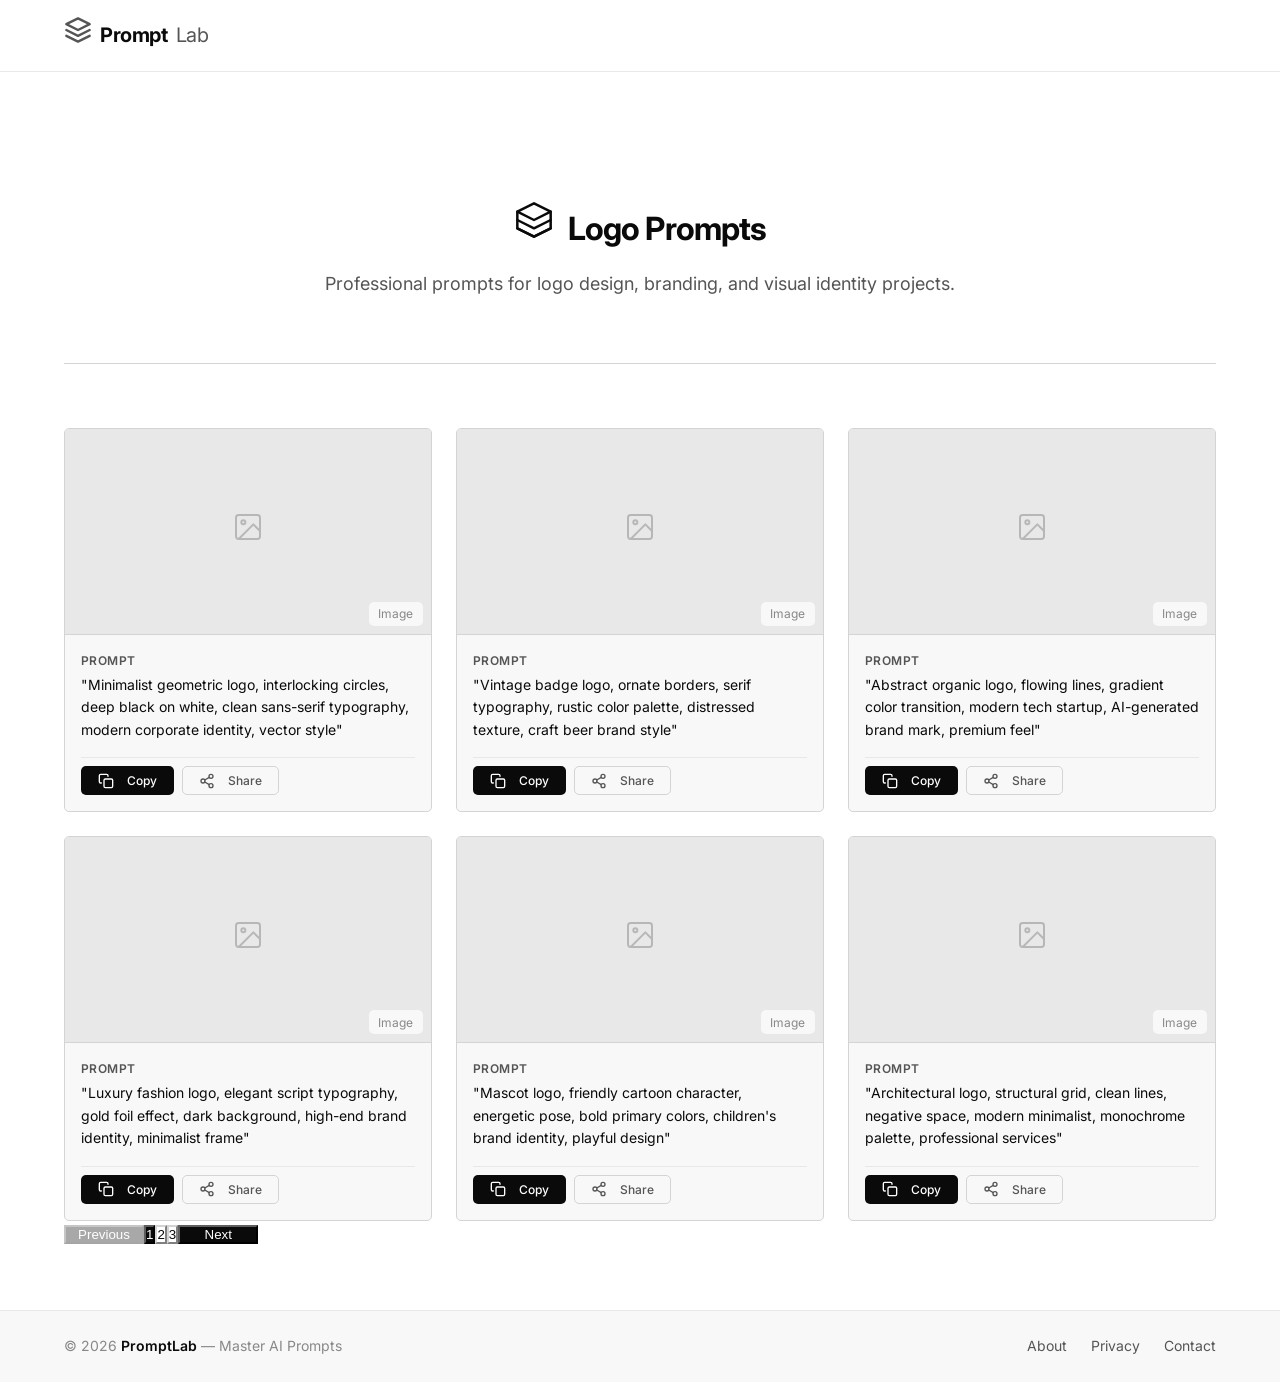
<file: pages/logo.html>
<!DOCTYPE html>
<html lang="en">
<head>
    <meta charset="UTF-8" />
    <meta name="viewport" content="width=device-width, initial-scale=1.0" />
    <title>Logo Prompts — PromptLab</title>
    <link rel="stylesheet" href="../style.css" />
    <link rel="stylesheet" href="../pagination.css" />
    <link rel="preconnect" href="https://fonts.googleapis.com" />
    <link rel="preconnect" href="https://fonts.gstatic.com" crossorigin />
    <link href="https://fonts.googleapis.com/css2?family=Inter:opsz,wght@14..32,400;14..32,500;14..32,600;14..32,700&display=swap" rel="stylesheet" />
</head>
<body>

    <!-- ===== HEADER ===== -->
    <header class="header" role="banner">
        <div class="container">
            <div class="header-logo">
                <span class="logo-icon" aria-hidden="true">
                    <svg width="28" height="28" viewBox="0 0 24 24" fill="none" stroke="currentColor" stroke-width="2" stroke-linecap="round" stroke-linejoin="round">
                        <path d="M12 2L2 7l10 5 10-5-10-5z" />
                        <path d="M2 17l10 5 10-5" />
                        <path d="M2 12l10 5 10-5" />
                    </svg>
                </span>
                Prompt<span>Lab</span>
            </div>
            <button class="hamburger" aria-label="Toggle navigation" aria-expanded="false">
                <span class="bar"></span>
                <span class="bar"></span>
                <span class="bar"></span>
            </button>
        </div>
    </header>

    <!-- ===== NAVIGATION (all links within /pages/) ===== -->
    <nav class="nav-wrapper" role="navigation" aria-label="Main navigation">
        <div class="container">
            <ul class="nav-links">
                <li><a href="../index.html">Home</a></li>
                <li><a href="beauty.html">Beauty</a></li>
                <li><a href="ai.html">AI</a></li>
                <li><a href="photography.html">Photography</a></li>
                <li><a href="realistic.html">Realistic</a></li>
                <li><a href="anime.html">Anime</a></li>
                <li><a href="logo.html" class="active">Logo</a></li>
                <li><a href="food.html">Food</a></li>
                <li><a href="marketing.html">Marketing</a></li>
                <li><a href="coding.html">Coding</a></li>
            </ul>
        </div>
    </nav>

    <!-- ===== MAIN ===== -->
    <main class="main" role="main">
        <div class="container">

            <!-- Category Header -->
            <section class="hero" style="border-bottom-color:var(--color-border);">
                <h1 style="font-size:var(--font-3xl);">
                    <span class="icon" style="display:inline-block; margin-right:var(--spacing-sm);" aria-hidden="true">
                        <svg width="40" height="40" viewBox="0 0 24 24" fill="none" stroke="currentColor" stroke-width="1.5" stroke-linecap="round" stroke-linejoin="round">
                            <path d="M12 2L2 7l10 5 10-5-10-5z" />
                            <path d="M2 17l10 5 10-5" />
                            <path d="M2 12l10 5 10-5" />
                            <polyline points="2 7 2 17 12 22 22 17 22 7" />
                        </svg>
                    </span>
                    Logo Prompts
                </h1>
                <p>Professional prompts for logo design, branding, and visual identity projects.</p>
            </section>

            <!-- Prompt Grid with 18 cards -->
            <section>
                <div class="prompt-grid">

                    <!-- ===== PAGE 1 (Cards 1-6) ===== -->
                    <!-- Card 1 -->
                    <div class="prompt-card">
                        <div class="image-placeholder">
                            <span class="placeholder-icon" aria-hidden="true">
                                <svg width="32" height="32" viewBox="0 0 24 24" fill="none" stroke="currentColor" stroke-width="1.5" stroke-linecap="round" stroke-linejoin="round">
                                    <rect x="3" y="3" width="18" height="18" rx="2" ry="2" />
                                    <circle cx="8.5" cy="8.5" r="1.5" />
                                    <polyline points="21 15 16 10 5 21" />
                                </svg>
                            </span>
                            <span class="placeholder-label">Image</span>
                        </div>
                        <div class="body">
                            <div class="prompt-text">
                                <span class="label">Prompt</span>
                                "Minimalist geometric logo, interlocking circles, deep black on white, clean sans-serif typography, modern corporate identity, vector style"
                            </div>
                            <div class="actions">
                                <button class="btn btn-sm btn-copy">Copy</button>
                                <button class="btn btn-sm btn-share">Share</button>
                            </div>
                        </div>
                    </div>

                    <!-- Card 2 -->
                    <div class="prompt-card">
                        <div class="image-placeholder">
                            <span class="placeholder-icon" aria-hidden="true">
                                <svg width="32" height="32" viewBox="0 0 24 24" fill="none" stroke="currentColor" stroke-width="1.5" stroke-linecap="round" stroke-linejoin="round">
                                    <rect x="3" y="3" width="18" height="18" rx="2" ry="2" />
                                    <circle cx="8.5" cy="8.5" r="1.5" />
                                    <polyline points="21 15 16 10 5 21" />
                                </svg>
                            </span>
                            <span class="placeholder-label">Image</span>
                        </div>
                        <div class="body">
                            <div class="prompt-text">
                                <span class="label">Prompt</span>
                                "Vintage badge logo, ornate borders, serif typography, rustic color palette, distressed texture, craft beer brand style"
                            </div>
                            <div class="actions">
                                <button class="btn btn-sm btn-copy">Copy</button>
                                <button class="btn btn-sm btn-share">Share</button>
                            </div>
                        </div>
                    </div>

                    <!-- Card 3 -->
                    <div class="prompt-card">
                        <div class="image-placeholder">
                            <span class="placeholder-icon" aria-hidden="true">
                                <svg width="32" height="32" viewBox="0 0 24 24" fill="none" stroke="currentColor" stroke-width="1.5" stroke-linecap="round" stroke-linejoin="round">
                                    <rect x="3" y="3" width="18" height="18" rx="2" ry="2" />
                                    <circle cx="8.5" cy="8.5" r="1.5" />
                                    <polyline points="21 15 16 10 5 21" />
                                </svg>
                            </span>
                            <span class="placeholder-label">Image</span>
                        </div>
                        <div class="body">
                            <div class="prompt-text">
                                <span class="label">Prompt</span>
                                "Abstract organic logo, flowing lines, gradient color transition, modern tech startup, AI-generated brand mark, premium feel"
                            </div>
                            <div class="actions">
                                <button class="btn btn-sm btn-copy">Copy</button>
                                <button class="btn btn-sm btn-share">Share</button>
                            </div>
                        </div>
                    </div>

                    <!-- Card 4 -->
                    <div class="prompt-card">
                        <div class="image-placeholder">
                            <span class="placeholder-icon" aria-hidden="true">
                                <svg width="32" height="32" viewBox="0 0 24 24" fill="none" stroke="currentColor" stroke-width="1.5" stroke-linecap="round" stroke-linejoin="round">
                                    <rect x="3" y="3" width="18" height="18" rx="2" ry="2" />
                                    <circle cx="8.5" cy="8.5" r="1.5" />
                                    <polyline points="21 15 16 10 5 21" />
                                </svg>
                            </span>
                            <span class="placeholder-label">Image</span>
                        </div>
                        <div class="body">
                            <div class="prompt-text">
                                <span class="label">Prompt</span>
                                "Luxury fashion logo, elegant script typography, gold foil effect, dark background, high-end brand identity, minimalist frame"
                            </div>
                            <div class="actions">
                                <button class="btn btn-sm btn-copy">Copy</button>
                                <button class="btn btn-sm btn-share">Share</button>
                            </div>
                        </div>
                    </div>

                    <!-- Card 5 -->
                    <div class="prompt-card">
                        <div class="image-placeholder">
                            <span class="placeholder-icon" aria-hidden="true">
                                <svg width="32" height="32" viewBox="0 0 24 24" fill="none" stroke="currentColor" stroke-width="1.5" stroke-linecap="round" stroke-linejoin="round">
                                    <rect x="3" y="3" width="18" height="18" rx="2" ry="2" />
                                    <circle cx="8.5" cy="8.5" r="1.5" />
                                    <polyline points="21 15 16 10 5 21" />
                                </svg>
                            </span>
                            <span class="placeholder-label">Image</span>
                        </div>
                        <div class="body">
                            <div class="prompt-text">
                                <span class="label">Prompt</span>
                                "Mascot logo, friendly cartoon character, energetic pose, bold primary colors, children's brand identity, playful design"
                            </div>
                            <div class="actions">
                                <button class="btn btn-sm btn-copy">Copy</button>
                                <button class="btn btn-sm btn-share">Share</button>
                            </div>
                        </div>
                    </div>

                    <!-- Card 6 -->
                    <div class="prompt-card">
                        <div class="image-placeholder">
                            <span class="placeholder-icon" aria-hidden="true">
                                <svg width="32" height="32" viewBox="0 0 24 24" fill="none" stroke="currentColor" stroke-width="1.5" stroke-linecap="round" stroke-linejoin="round">
                                    <rect x="3" y="3" width="18" height="18" rx="2" ry="2" />
                                    <circle cx="8.5" cy="8.5" r="1.5" />
                                    <polyline points="21 15 16 10 5 21" />
                                </svg>
                            </span>
                            <span class="placeholder-label">Image</span>
                        </div>
                        <div class="body">
                            <div class="prompt-text">
                                <span class="label">Prompt</span>
                                "Architectural logo, structural grid, clean lines, negative space, modern minimalist, monochrome palette, professional services"
                            </div>
                            <div class="actions">
                                <button class="btn btn-sm btn-copy">Copy</button>
                                <button class="btn btn-sm btn-share">Share</button>
                            </div>
                        </div>
                    </div>

                    <!-- ===== PAGE 2 (Cards 7-12) ===== -->
                    <!-- Card 7 -->
                    <div class="prompt-card">
                        <div class="image-placeholder">
                            <span class="placeholder-icon" aria-hidden="true">
                                <svg width="32" height="32" viewBox="0 0 24 24" fill="none" stroke="currentColor" stroke-width="1.5" stroke-linecap="round" stroke-linejoin="round">
                                    <rect x="3" y="3" width="18" height="18" rx="2" ry="2" />
                                    <circle cx="8.5" cy="8.5" r="1.5" />
                                    <polyline points="21 15 16 10 5 21" />
                                </svg>
                            </span>
                            <span class="placeholder-label">Image</span>
                        </div>
                        <div class="body">
                            <div class="prompt-text">
                                <span class="label">Prompt</span>
                                "Eco-friendly logo, leaf and spiral combination, earthy green tones, organic curves, sustainability brand, clean natural aesthetic"
                            </div>
                            <div class="actions">
                                <button class="btn btn-sm btn-copy">Copy</button>
                                <button class="btn btn-sm btn-share">Share</button>
                            </div>
                        </div>
                    </div>

                    <!-- Card 8 -->
                    <div class="prompt-card">
                        <div class="image-placeholder">
                            <span class="placeholder-icon" aria-hidden="true">
                                <svg width="32" height="32" viewBox="0 0 24 24" fill="none" stroke="currentColor" stroke-width="1.5" stroke-linecap="round" stroke-linejoin="round">
                                    <rect x="3" y="3" width="18" height="18" rx="2" ry="2" />
                                    <circle cx="8.5" cy="8.5" r="1.5" />
                                    <polyline points="21 15 16 10 5 21" />
                                </svg>
                            </span>
                            <span class="placeholder-label">Image</span>
                        </div>
                        <div class="body">
                            <div class="prompt-text">
                                <span class="label">Prompt</span>
                                "Tech logo, circuit board pattern, blue and silver color scheme, futuristic font, software company, digital transformation brand"
                            </div>
                            <div class="actions">
                                <button class="btn btn-sm btn-copy">Copy</button>
                                <button class="btn btn-sm btn-share">Share</button>
                            </div>
                        </div>
                    </div>

                    <!-- Card 9 -->
                    <div class="prompt-card">
                        <div class="image-placeholder">
                            <span class="placeholder-icon" aria-hidden="true">
                                <svg width="32" height="32" viewBox="0 0 24 24" fill="none" stroke="currentColor" stroke-width="1.5" stroke-linecap="round" stroke-linejoin="round">
                                    <rect x="3" y="3" width="18" height="18" rx="2" ry="2" />
                                    <circle cx="8.5" cy="8.5" r="1.5" />
                                    <polyline points="21 15 16 10 5 21" />
                                </svg>
                            </span>
                            <span class="placeholder-label">Image</span>
                        </div>
                        <div class="body">
                            <div class="prompt-text">
                                <span class="label">Prompt</span>
                                "Hand-drawn logo, sketch style, irregular lines, artistic feel, creative agency, bespoke design, watercolor accent"
                            </div>
                            <div class="actions">
                                <button class="btn btn-sm btn-copy">Copy</button>
                                <button class="btn btn-sm btn-share">Share</button>
                            </div>
                        </div>
                    </div>

                    <!-- Card 10 -->
                    <div class="prompt-card">
                        <div class="image-placeholder">
                            <span class="placeholder-icon" aria-hidden="true">
                                <svg width="32" height="32" viewBox="0 0 24 24" fill="none" stroke="currentColor" stroke-width="1.5" stroke-linecap="round" stroke-linejoin="round">
                                    <rect x="3" y="3" width="18" height="18" rx="2" ry="2" />
                                    <circle cx="8.5" cy="8.5" r="1.5" />
                                    <polyline points="21 15 16 10 5 21" />
                                </svg>
                            </span>
                            <span class="placeholder-label">Image</span>
                        </div>
                        <div class="body">
                            <div class="prompt-text">
                                <span class="label">Prompt</span>
                                "Food brand logo, fork and spoon in circle, warm colors, clean modern design, cafe identity, appetizing visual"
                            </div>
                            <div class="actions">
                                <button class="btn btn-sm btn-copy">Copy</button>
                                <button class="btn btn-sm btn-share">Share</button>
                            </div>
                        </div>
                    </div>

                    <!-- Card 11 -->
                    <div class="prompt-card">
                        <div class="image-placeholder">
                            <span class="placeholder-icon" aria-hidden="true">
                                <svg width="32" height="32" viewBox="0 0 24 24" fill="none" stroke="currentColor" stroke-width="1.5" stroke-linecap="round" stroke-linejoin="round">
                                    <rect x="3" y="3" width="18" height="18" rx="2" ry="2" />
                                    <circle cx="8.5" cy="8.5" r="1.5" />
                                    <polyline points="21 15 16 10 5 21" />
                                </svg>
                            </span>
                            <span class="placeholder-label">Image</span>
                        </div>
                        <div class="body">
                            <div class="prompt-text">
                                <span class="label">Prompt</span>
                                "Sports team logo, shield shape, aggressive mascot, bold typography, team colors, dynamic action pose"
                            </div>
                            <div class="actions">
                                <button class="btn btn-sm btn-copy">Copy</button>
                                <button class="btn btn-sm btn-share">Share</button>
                            </div>
                        </div>
                    </div>

                    <!-- Card 12 -->
                    <div class="prompt-card">
                        <div class="image-placeholder">
                            <span class="placeholder-icon" aria-hidden="true">
                                <svg width="32" height="32" viewBox="0 0 24 24" fill="none" stroke="currentColor" stroke-width="1.5" stroke-linecap="round" stroke-linejoin="round">
                                    <rect x="3" y="3" width="18" height="18" rx="2" ry="2" />
                                    <circle cx="8.5" cy="8.5" r="1.5" />
                                    <polyline points="21 15 16 10 5 21" />
                                </svg>
                            </span>
                            <span class="placeholder-label">Image</span>
                        </div>
                        <div class="body">
                            <div class="prompt-text">
                                <span class="label">Prompt</span>
                                "Jewelry brand logo, elegant diamond motif, refined serif font, gold and pearl color scheme, luxury accessory brand"
                            </div>
                            <div class="actions">
                                <button class="btn btn-sm btn-copy">Copy</button>
                                <button class="btn btn-sm btn-share">Share</button>
                            </div>
                        </div>
                    </div>

                    <!-- ===== PAGE 3 (Cards 13-18) ===== -->
                    <!-- Card 13 -->
                    <div class="prompt-card">
                        <div class="image-placeholder">
                            <span class="placeholder-icon" aria-hidden="true">
                                <svg width="32" height="32" viewBox="0 0 24 24" fill="none" stroke="currentColor" stroke-width="1.5" stroke-linecap="round" stroke-linejoin="round">
                                    <rect x="3" y="3" width="18" height="18" rx="2" ry="2" />
                                    <circle cx="8.5" cy="8.5" r="1.5" />
                                    <polyline points="21 15 16 10 5 21" />
                                </svg>
                            </span>
                            <span class="placeholder-label">Image</span>
                        </div>
                        <div class="body">
                            <div class="prompt-text">
                                <span class="label">Prompt</span>
                                "Music logo, abstract sound wave, musical note integration, dynamic movement, entertainment brand, vibrant colors"
                            </div>
                            <div class="actions">
                                <button class="btn btn-sm btn-copy">Copy</button>
                                <button class="btn btn-sm btn-share">Share</button>
                            </div>
                        </div>
                    </div>

                    <!-- Card 14 -->
                    <div class="prompt-card">
                        <div class="image-placeholder">
                            <span class="placeholder-icon" aria-hidden="true">
                                <svg width="32" height="32" viewBox="0 0 24 24" fill="none" stroke="currentColor" stroke-width="1.5" stroke-linecap="round" stroke-linejoin="round">
                                    <rect x="3" y="3" width="18" height="18" rx="2" ry="2" />
                                    <circle cx="8.5" cy="8.5" r="1.5" />
                                    <polyline points="21 15 16 10 5 21" />
                                </svg>
                            </span>
                            <span class="placeholder-label">Image</span>
                        </div>
                        <div class="body">
                            <div class="prompt-text">
                                <span class="label">Prompt</span>
                                "Travel logo, compass and globe hybrid, adventurous spirit, navy and gold palette, tourism company, wanderlust vibe"
                            </div>
                            <div class="actions">
                                <button class="btn btn-sm btn-copy">Copy</button>
                                <button class="btn btn-sm btn-share">Share</button>
                            </div>
                        </div>
                    </div>

                    <!-- Card 15 -->
                    <div class="prompt-card">
                        <div class="image-placeholder">
                            <span class="placeholder-icon" aria-hidden="true">
                                <svg width="32" height="32" viewBox="0 0 24 24" fill="none" stroke="currentColor" stroke-width="1.5" stroke-linecap="round" stroke-linejoin="round">
                                    <rect x="3" y="3" width="18" height="18" rx="2" ry="2" />
                                    <circle cx="8.5" cy="8.5" r="1.5" />
                                    <polyline points="21 15 16 10 5 21" />
                                </svg>
                            </span>
                            <span class="placeholder-label">Image</span>
                        </div>
                        <div class="body">
                            <div class="prompt-text">
                                <span class="label">Prompt</span>
                                "Health logo, cross and heart combo, medical plus sign, calm blue tones, healthcare brand, trustworthy design"
                            </div>
                            <div class="actions">
                                <button class="btn btn-sm btn-copy">Copy</button>
                                <button class="btn btn-sm btn-share">Share</button>
                            </div>
                        </div>
                    </div>

                    <!-- Card 16 -->
                    <div class="prompt-card">
                        <div class="image-placeholder">
                            <span class="placeholder-icon" aria-hidden="true">
                                <svg width="32" height="32" viewBox="0 0 24 24" fill="none" stroke="currentColor" stroke-width="1.5" stroke-linecap="round" stroke-linejoin="round">
                                    <rect x="3" y="3" width="18" height="18" rx="2" ry="2" />
                                    <circle cx="8.5" cy="8.5" r="1.5" />
                                    <polyline points="21 15 16 10 5 21" />
                                </svg>
                            </span>
                            <span class="placeholder-label">Image</span>
                        </div>
                        <div class="body">
                            <div class="prompt-text">
                                <span class="label">Prompt</span>
                                "Education logo, book and graduation cap, knowledge symbol, academic colors, school identity, timeless design"
                            </div>
                            <div class="actions">
                                <button class="btn btn-sm btn-copy">Copy</button>
                                <button class="btn btn-sm btn-share">Share</button>
                            </div>
                        </div>
                    </div>

                    <!-- Card 17 -->
                    <div class="prompt-card">
                        <div class="image-placeholder">
                            <span class="placeholder-icon" aria-hidden="true">
                                <svg width="32" height="32" viewBox="0 0 24 24" fill="none" stroke="currentColor" stroke-width="1.5" stroke-linecap="round" stroke-linejoin="round">
                                    <rect x="3" y="3" width="18" height="18" rx="2" ry="2" />
                                    <circle cx="8.5" cy="8.5" r="1.5" />
                                    <polyline points="21 15 16 10 5 21" />
                                </svg>
                            </span>
                            <span class="placeholder-label">Image</span>
                        </div>
                        <div class="body">
                            <div class="prompt-text">
                                <span class="label">Prompt</span>
                                "Financial logo, upward arrow graph, shield protection, gold and navy, investment brand, professional corporate identity"
                            </div>
                            <div class="actions">
                                <button class="btn btn-sm btn-copy">Copy</button>
                                <button class="btn btn-sm btn-share">Share</button>
                            </div>
                        </div>
                    </div>

                    <!-- Card 18 -->
                    <div class="prompt-card">
                        <div class="image-placeholder">
                            <span class="placeholder-icon" aria-hidden="true">
                                <svg width="32" height="32" viewBox="0 0 24 24" fill="none" stroke="currentColor" stroke-width="1.5" stroke-linecap="round" stroke-linejoin="round">
                                    <rect x="3" y="3" width="18" height="18" rx="2" ry="2" />
                                    <circle cx="8.5" cy="8.5" r="1.5" />
                                    <polyline points="21 15 16 10 5 21" />
                                </svg>
                            </span>
                            <span class="placeholder-label">Image</span>
                        </div>
                        <div class="body">
                            <div class="prompt-text">
                                <span class="label">Prompt</span>
                                "Art gallery logo, modern geometric frame, creative negative space, black and white, museum identity, elegant minimalism"
                            </div>
                            <div class="actions">
                                <button class="btn btn-sm btn-copy">Copy</button>
                                <button class="btn btn-sm btn-share">Share</button>
                            </div>
                        </div>
                    </div>

                </div>

                <!-- ===== PAGINATION CONTAINER ===== -->
                <div id="pagination"></div>

            </section>

        </div>
    </main>

    <!-- ===== FOOTER ===== -->
    <footer class="footer" role="contentinfo">
        <div class="container">
            <div class="copyright">
                &copy; 2026 <strong>PromptLab</strong> &mdash; Master AI Prompts
            </div>
            <div class="footer-links">
                <a href="#">About</a>
                <a href="#">Privacy</a>
                <a href="#">Contact</a>
            </div>
        </div>
    </footer>

    <script src="../script.js"></script>
</body>
</html>
</file>
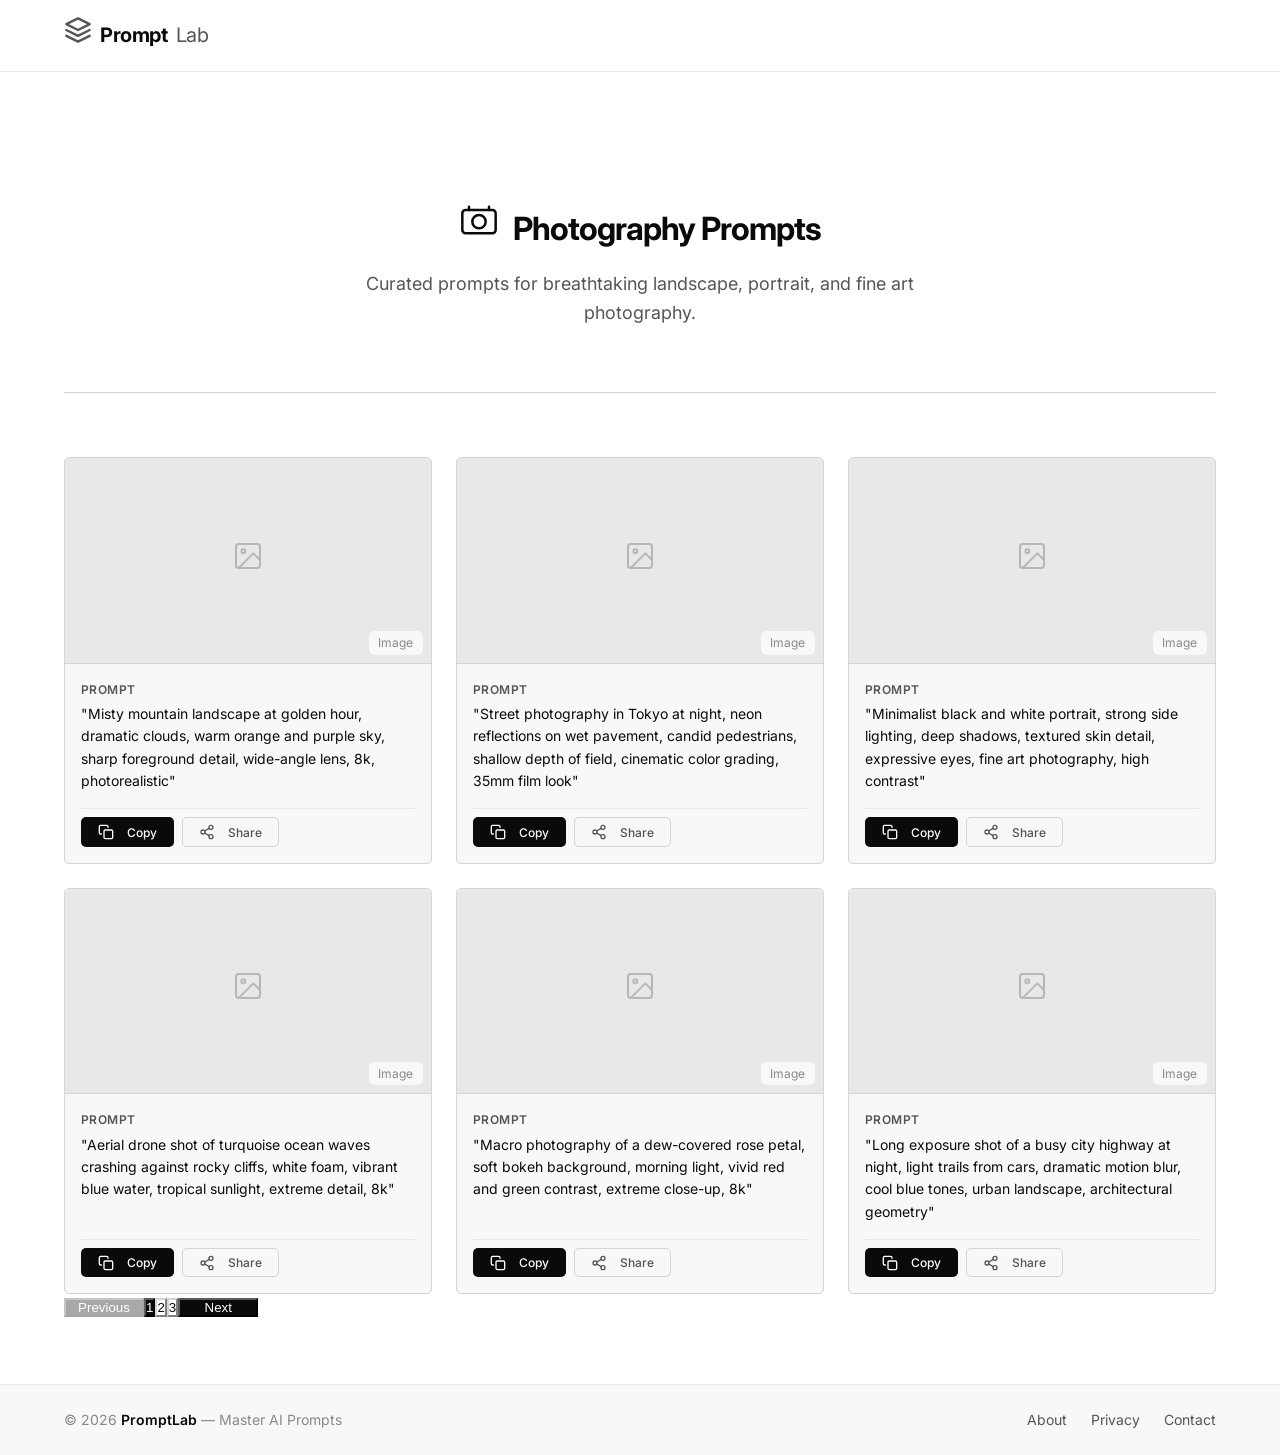
<file: pages/photography.html>
<!DOCTYPE html>
<html lang="en">
<head>
    <meta charset="UTF-8" />
    <meta name="viewport" content="width=device-width, initial-scale=1.0" />
    <title>Photography Prompts — PromptLab</title>
    <link rel="stylesheet" href="../style.css" />
    <link rel="stylesheet" href="../pagination.css" />
    <link rel="preconnect" href="https://fonts.googleapis.com" />
    <link rel="preconnect" href="https://fonts.gstatic.com" crossorigin />
    <link href="https://fonts.googleapis.com/css2?family=Inter:opsz,wght@14..32,400;14..32,500;14..32,600;14..32,700&display=swap" rel="stylesheet" />
</head>
<body>

    <!-- ===== HEADER ===== -->
    <header class="header" role="banner">
        <div class="container">
            <div class="header-logo">
                <span class="logo-icon" aria-hidden="true">
                    <svg width="28" height="28" viewBox="0 0 24 24" fill="none" stroke="currentColor" stroke-width="2" stroke-linecap="round" stroke-linejoin="round">
                        <path d="M12 2L2 7l10 5 10-5-10-5z" />
                        <path d="M2 17l10 5 10-5" />
                        <path d="M2 12l10 5 10-5" />
                    </svg>
                </span>
                Prompt<span>Lab</span>
            </div>
            <button class="hamburger" aria-label="Toggle navigation" aria-expanded="false">
                <span class="bar"></span>
                <span class="bar"></span>
                <span class="bar"></span>
            </button>
        </div>
    </header>

    <!-- ===== NAVIGATION (all links within /pages/) ===== -->
    <nav class="nav-wrapper" role="navigation" aria-label="Main navigation">
        <div class="container">
            <ul class="nav-links">
                <li><a href="../index.html">Home</a></li>
                <li><a href="beauty.html">Beauty</a></li>
                <li><a href="ai.html">AI</a></li>
                <li><a href="photography.html" class="active">Photography</a></li>
                <li><a href="realistic.html">Realistic</a></li>
                <li><a href="anime.html">Anime</a></li>
                <li><a href="logo.html">Logo</a></li>
                <li><a href="food.html">Food</a></li>
                <li><a href="marketing.html">Marketing</a></li>
                <li><a href="coding.html">Coding</a></li>
            </ul>
        </div>
    </nav>

    <!-- ===== MAIN ===== -->
    <main class="main" role="main">
        <div class="container">

            <!-- Category Header -->
            <section class="hero" style="border-bottom-color:var(--color-border);">
                <h1 style="font-size:var(--font-3xl);">
                    <span class="icon" style="display:inline-block; margin-right:var(--spacing-sm);" aria-hidden="true">
                        <svg width="40" height="40" viewBox="0 0 24 24" fill="none" stroke="currentColor" stroke-width="1.5" stroke-linecap="round" stroke-linejoin="round">
                            <rect x="2" y="6" width="20" height="14" rx="2" ry="2" />
                            <circle cx="12" cy="13" r="4" />
                            <line x1="18" y1="6" x2="18" y2="4" />
                            <line x1="6" y1="6" x2="6" y2="4" />
                        </svg>
                    </span>
                    Photography Prompts
                </h1>
                <p>Curated prompts for breathtaking landscape, portrait, and fine art photography.</p>
            </section>

            <!-- Prompt Grid with 18 cards -->
            <section>
                <div class="prompt-grid">

                    <!-- ===== PAGE 1 (Cards 1-6) ===== -->
                    <!-- Card 1 -->
                    <div class="prompt-card">
                        <div class="image-placeholder">
                            <span class="placeholder-icon" aria-hidden="true">
                                <svg width="32" height="32" viewBox="0 0 24 24" fill="none" stroke="currentColor" stroke-width="1.5" stroke-linecap="round" stroke-linejoin="round">
                                    <rect x="3" y="3" width="18" height="18" rx="2" ry="2" />
                                    <circle cx="8.5" cy="8.5" r="1.5" />
                                    <polyline points="21 15 16 10 5 21" />
                                </svg>
                            </span>
                            <span class="placeholder-label">Image</span>
                        </div>
                        <div class="body">
                            <div class="prompt-text">
                                <span class="label">Prompt</span>
                                "Misty mountain landscape at golden hour, dramatic clouds, warm orange and purple sky, sharp foreground detail, wide-angle lens, 8k, photorealistic"
                            </div>
                            <div class="actions">
                                <button class="btn btn-sm btn-copy">Copy</button>
                                <button class="btn btn-sm btn-share">Share</button>
                            </div>
                        </div>
                    </div>

                    <!-- Card 2 -->
                    <div class="prompt-card">
                        <div class="image-placeholder">
                            <span class="placeholder-icon" aria-hidden="true">
                                <svg width="32" height="32" viewBox="0 0 24 24" fill="none" stroke="currentColor" stroke-width="1.5" stroke-linecap="round" stroke-linejoin="round">
                                    <rect x="3" y="3" width="18" height="18" rx="2" ry="2" />
                                    <circle cx="8.5" cy="8.5" r="1.5" />
                                    <polyline points="21 15 16 10 5 21" />
                                </svg>
                            </span>
                            <span class="placeholder-label">Image</span>
                        </div>
                        <div class="body">
                            <div class="prompt-text">
                                <span class="label">Prompt</span>
                                "Street photography in Tokyo at night, neon reflections on wet pavement, candid pedestrians, shallow depth of field, cinematic color grading, 35mm film look"
                            </div>
                            <div class="actions">
                                <button class="btn btn-sm btn-copy">Copy</button>
                                <button class="btn btn-sm btn-share">Share</button>
                            </div>
                        </div>
                    </div>

                    <!-- Card 3 -->
                    <div class="prompt-card">
                        <div class="image-placeholder">
                            <span class="placeholder-icon" aria-hidden="true">
                                <svg width="32" height="32" viewBox="0 0 24 24" fill="none" stroke="currentColor" stroke-width="1.5" stroke-linecap="round" stroke-linejoin="round">
                                    <rect x="3" y="3" width="18" height="18" rx="2" ry="2" />
                                    <circle cx="8.5" cy="8.5" r="1.5" />
                                    <polyline points="21 15 16 10 5 21" />
                                </svg>
                            </span>
                            <span class="placeholder-label">Image</span>
                        </div>
                        <div class="body">
                            <div class="prompt-text">
                                <span class="label">Prompt</span>
                                "Minimalist black and white portrait, strong side lighting, deep shadows, textured skin detail, expressive eyes, fine art photography, high contrast"
                            </div>
                            <div class="actions">
                                <button class="btn btn-sm btn-copy">Copy</button>
                                <button class="btn btn-sm btn-share">Share</button>
                            </div>
                        </div>
                    </div>

                    <!-- Card 4 -->
                    <div class="prompt-card">
                        <div class="image-placeholder">
                            <span class="placeholder-icon" aria-hidden="true">
                                <svg width="32" height="32" viewBox="0 0 24 24" fill="none" stroke="currentColor" stroke-width="1.5" stroke-linecap="round" stroke-linejoin="round">
                                    <rect x="3" y="3" width="18" height="18" rx="2" ry="2" />
                                    <circle cx="8.5" cy="8.5" r="1.5" />
                                    <polyline points="21 15 16 10 5 21" />
                                </svg>
                            </span>
                            <span class="placeholder-label">Image</span>
                        </div>
                        <div class="body">
                            <div class="prompt-text">
                                <span class="label">Prompt</span>
                                "Aerial drone shot of turquoise ocean waves crashing against rocky cliffs, white foam, vibrant blue water, tropical sunlight, extreme detail, 8k"
                            </div>
                            <div class="actions">
                                <button class="btn btn-sm btn-copy">Copy</button>
                                <button class="btn btn-sm btn-share">Share</button>
                            </div>
                        </div>
                    </div>

                    <!-- Card 5 -->
                    <div class="prompt-card">
                        <div class="image-placeholder">
                            <span class="placeholder-icon" aria-hidden="true">
                                <svg width="32" height="32" viewBox="0 0 24 24" fill="none" stroke="currentColor" stroke-width="1.5" stroke-linecap="round" stroke-linejoin="round">
                                    <rect x="3" y="3" width="18" height="18" rx="2" ry="2" />
                                    <circle cx="8.5" cy="8.5" r="1.5" />
                                    <polyline points="21 15 16 10 5 21" />
                                </svg>
                            </span>
                            <span class="placeholder-label">Image</span>
                        </div>
                        <div class="body">
                            <div class="prompt-text">
                                <span class="label">Prompt</span>
                                "Macro photography of a dew-covered rose petal, soft bokeh background, morning light, vivid red and green contrast, extreme close-up, 8k"
                            </div>
                            <div class="actions">
                                <button class="btn btn-sm btn-copy">Copy</button>
                                <button class="btn btn-sm btn-share">Share</button>
                            </div>
                        </div>
                    </div>

                    <!-- Card 6 -->
                    <div class="prompt-card">
                        <div class="image-placeholder">
                            <span class="placeholder-icon" aria-hidden="true">
                                <svg width="32" height="32" viewBox="0 0 24 24" fill="none" stroke="currentColor" stroke-width="1.5" stroke-linecap="round" stroke-linejoin="round">
                                    <rect x="3" y="3" width="18" height="18" rx="2" ry="2" />
                                    <circle cx="8.5" cy="8.5" r="1.5" />
                                    <polyline points="21 15 16 10 5 21" />
                                </svg>
                            </span>
                            <span class="placeholder-label">Image</span>
                        </div>
                        <div class="body">
                            <div class="prompt-text">
                                <span class="label">Prompt</span>
                                "Long exposure shot of a busy city highway at night, light trails from cars, dramatic motion blur, cool blue tones, urban landscape, architectural geometry"
                            </div>
                            <div class="actions">
                                <button class="btn btn-sm btn-copy">Copy</button>
                                <button class="btn btn-sm btn-share">Share</button>
                            </div>
                        </div>
                    </div>

                    <!-- ===== PAGE 2 (Cards 7-12) ===== -->
                    <!-- Card 7 -->
                    <div class="prompt-card">
                        <div class="image-placeholder">
                            <span class="placeholder-icon" aria-hidden="true">
                                <svg width="32" height="32" viewBox="0 0 24 24" fill="none" stroke="currentColor" stroke-width="1.5" stroke-linecap="round" stroke-linejoin="round">
                                    <rect x="3" y="3" width="18" height="18" rx="2" ry="2" />
                                    <circle cx="8.5" cy="8.5" r="1.5" />
                                    <polyline points="21 15 16 10 5 21" />
                                </svg>
                            </span>
                            <span class="placeholder-label">Image</span>
                        </div>
                        <div class="body">
                            <div class="prompt-text">
                                <span class="label">Prompt</span>
                                "Sunset silhouette photography, couple walking on the beach, dramatic orange and pink sky, reflections on wet sand, romantic mood, 8k"
                            </div>
                            <div class="actions">
                                <button class="btn btn-sm btn-copy">Copy</button>
                                <button class="btn btn-sm btn-share">Share</button>
                            </div>
                        </div>
                    </div>

                    <!-- Card 8 -->
                    <div class="prompt-card">
                        <div class="image-placeholder">
                            <span class="placeholder-icon" aria-hidden="true">
                                <svg width="32" height="32" viewBox="0 0 24 24" fill="none" stroke="currentColor" stroke-width="1.5" stroke-linecap="round" stroke-linejoin="round">
                                    <rect x="3" y="3" width="18" height="18" rx="2" ry="2" />
                                    <circle cx="8.5" cy="8.5" r="1.5" />
                                    <polyline points="21 15 16 10 5 21" />
                                </svg>
                            </span>
                            <span class="placeholder-label">Image</span>
                        </div>
                        <div class="body">
                            <div class="prompt-text">
                                <span class="label">Prompt</span>
                                "Wildlife photography of a majestic lion, golden savanna background, intense gaze, sharp detail, natural light, National Geographic style, 8k"
                            </div>
                            <div class="actions">
                                <button class="btn btn-sm btn-copy">Copy</button>
                                <button class="btn btn-sm btn-share">Share</button>
                            </div>
                        </div>
                    </div>

                    <!-- Card 9 -->
                    <div class="prompt-card">
                        <div class="image-placeholder">
                            <span class="placeholder-icon" aria-hidden="true">
                                <svg width="32" height="32" viewBox="0 0 24 24" fill="none" stroke="currentColor" stroke-width="1.5" stroke-linecap="round" stroke-linejoin="round">
                                    <rect x="3" y="3" width="18" height="18" rx="2" ry="2" />
                                    <circle cx="8.5" cy="8.5" r="1.5" />
                                    <polyline points="21 15 16 10 5 21" />
                                </svg>
                            </span>
                            <span class="placeholder-label">Image</span>
                        </div>
                        <div class="body">
                            <div class="prompt-text">
                                <span class="label">Prompt</span>
                                "Architectural photography of modern skyscraper, glass facade reflecting blue sky, geometric patterns, wide-angle perspective, urban elegance"
                            </div>
                            <div class="actions">
                                <button class="btn btn-sm btn-copy">Copy</button>
                                <button class="btn btn-sm btn-share">Share</button>
                            </div>
                        </div>
                    </div>

                    <!-- Card 10 -->
                    <div class="prompt-card">
                        <div class="image-placeholder">
                            <span class="placeholder-icon" aria-hidden="true">
                                <svg width="32" height="32" viewBox="0 0 24 24" fill="none" stroke="currentColor" stroke-width="1.5" stroke-linecap="round" stroke-linejoin="round">
                                    <rect x="3" y="3" width="18" height="18" rx="2" ry="2" />
                                    <circle cx="8.5" cy="8.5" r="1.5" />
                                    <polyline points="21 15 16 10 5 21" />
                                </svg>
                            </span>
                            <span class="placeholder-label">Image</span>
                        </div>
                        <div class="body">
                            <div class="prompt-text">
                                <span class="label">Prompt</span>
                                "Fashion photography, model in flowing dress, wind effect, dramatic studio lighting, dynamic pose, editorial style, high fashion, 8k"
                            </div>
                            <div class="actions">
                                <button class="btn btn-sm btn-copy">Copy</button>
                                <button class="btn btn-sm btn-share">Share</button>
                            </div>
                        </div>
                    </div>

                    <!-- Card 11 -->
                    <div class="prompt-card">
                        <div class="image-placeholder">
                            <span class="placeholder-icon" aria-hidden="true">
                                <svg width="32" height="32" viewBox="0 0 24 24" fill="none" stroke="currentColor" stroke-width="1.5" stroke-linecap="round" stroke-linejoin="round">
                                    <rect x="3" y="3" width="18" height="18" rx="2" ry="2" />
                                    <circle cx="8.5" cy="8.5" r="1.5" />
                                    <polyline points="21 15 16 10 5 21" />
                                </svg>
                            </span>
                            <span class="placeholder-label">Image</span>
                        </div>
                        <div class="body">
                            <div class="prompt-text">
                                <span class="label">Prompt</span>
                                "Underwater photography, freediver exploring coral reef, sun rays filtering through water, vibrant marine life, crystal clear ocean, 8k"
                            </div>
                            <div class="actions">
                                <button class="btn btn-sm btn-copy">Copy</button>
                                <button class="btn btn-sm btn-share">Share</button>
                            </div>
                        </div>
                    </div>

                    <!-- Card 12 -->
                    <div class="prompt-card">
                        <div class="image-placeholder">
                            <span class="placeholder-icon" aria-hidden="true">
                                <svg width="32" height="32" viewBox="0 0 24 24" fill="none" stroke="currentColor" stroke-width="1.5" stroke-linecap="round" stroke-linejoin="round">
                                    <rect x="3" y="3" width="18" height="18" rx="2" ry="2" />
                                    <circle cx="8.5" cy="8.5" r="1.5" />
                                    <polyline points="21 15 16 10 5 21" />
                                </svg>
                            </span>
                            <span class="placeholder-label">Image</span>
                        </div>
                        <div class="body">
                            <div class="prompt-text">
                                <span class="label">Prompt</span>
                                "Vintage film photography style, grain texture, muted colors, nostalgic mood, candid street scene, 1970s aesthetic, analog photography"
                            </div>
                            <div class="actions">
                                <button class="btn btn-sm btn-copy">Copy</button>
                                <button class="btn btn-sm btn-share">Share</button>
                            </div>
                        </div>
                    </div>

                    <!-- ===== PAGE 3 (Cards 13-18) ===== -->
                    <!-- Card 13 -->
                    <div class="prompt-card">
                        <div class="image-placeholder">
                            <span class="placeholder-icon" aria-hidden="true">
                                <svg width="32" height="32" viewBox="0 0 24 24" fill="none" stroke="currentColor" stroke-width="1.5" stroke-linecap="round" stroke-linejoin="round">
                                    <rect x="3" y="3" width="18" height="18" rx="2" ry="2" />
                                    <circle cx="8.5" cy="8.5" r="1.5" />
                                    <polyline points="21 15 16 10 5 21" />
                                </svg>
                            </span>
                            <span class="placeholder-label">Image</span>
                        </div>
                        <div class="body">
                            <div class="prompt-text">
                                <span class="label">Prompt</span>
                                "Astrophotography, Milky Way over mountain range, star trails, dark night sky, long exposure, dramatic landscape, cosmic beauty, 8k"
                            </div>
                            <div class="actions">
                                <button class="btn btn-sm btn-copy">Copy</button>
                                <button class="btn btn-sm btn-share">Share</button>
                            </div>
                        </div>
                    </div>

                    <!-- Card 14 -->
                    <div class="prompt-card">
                        <div class="image-placeholder">
                            <span class="placeholder-icon" aria-hidden="true">
                                <svg width="32" height="32" viewBox="0 0 24 24" fill="none" stroke="currentColor" stroke-width="1.5" stroke-linecap="round" stroke-linejoin="round">
                                    <rect x="3" y="3" width="18" height="18" rx="2" ry="2" />
                                    <circle cx="8.5" cy="8.5" r="1.5" />
                                    <polyline points="21 15 16 10 5 21" />
                                </svg>
                            </span>
                            <span class="placeholder-label">Image</span>
                        </div>
                        <div class="body">
                            <div class="prompt-text">
                                <span class="label">Prompt</span>
                                "Black and white street portrait, elderly man with deep wrinkles, expressive eyes, documentary style, natural light, powerful storytelling"
                            </div>
                            <div class="actions">
                                <button class="btn btn-sm btn-copy">Copy</button>
                                <button class="btn btn-sm btn-share">Share</button>
                            </div>
                        </div>
                    </div>

                    <!-- Card 15 -->
                    <div class="prompt-card">
                        <div class="image-placeholder">
                            <span class="placeholder-icon" aria-hidden="true">
                                <svg width="32" height="32" viewBox="0 0 24 24" fill="none" stroke="currentColor" stroke-width="1.5" stroke-linecap="round" stroke-linejoin="round">
                                    <rect x="3" y="3" width="18" height="18" rx="2" ry="2" />
                                    <circle cx="8.5" cy="8.5" r="1.5" />
                                    <polyline points="21 15 16 10 5 21" />
                                </svg>
                            </span>
                            <span class="placeholder-label">Image</span>
                        </div>
                        <div class="body">
                            <div class="prompt-text">
                                <span class="label">Prompt</span>
                                "Autumn forest photography, vibrant red and gold leaves, sun rays filtering through trees, misty atmosphere, peaceful woodland scene, 8k"
                            </div>
                            <div class="actions">
                                <button class="btn btn-sm btn-copy">Copy</button>
                                <button class="btn btn-sm btn-share">Share</button>
                            </div>
                        </div>
                    </div>

                    <!-- Card 16 -->
                    <div class="prompt-card">
                        <div class="image-placeholder">
                            <span class="placeholder-icon" aria-hidden="true">
                                <svg width="32" height="32" viewBox="0 0 24 24" fill="none" stroke="currentColor" stroke-width="1.5" stroke-linecap="round" stroke-linejoin="round">
                                    <rect x="3" y="3" width="18" height="18" rx="2" ry="2" />
                                    <circle cx="8.5" cy="8.5" r="1.5" />
                                    <polyline points="21 15 16 10 5 21" />
                                </svg>
                            </span>
                            <span class="placeholder-label">Image</span>
                        </div>
                        <div class="body">
                            <div class="prompt-text">
                                <span class="label">Prompt</span>
                                "Food photography, gourmet burger on wooden table, steam rising, dramatic lighting, studio setup, appetizing composition, 8k"
                            </div>
                            <div class="actions">
                                <button class="btn btn-sm btn-copy">Copy</button>
                                <button class="btn btn-sm btn-share">Share</button>
                            </div>
                        </div>
                    </div>

                    <!-- Card 17 -->
                    <div class="prompt-card">
                        <div class="image-placeholder">
                            <span class="placeholder-icon" aria-hidden="true">
                                <svg width="32" height="32" viewBox="0 0 24 24" fill="none" stroke="currentColor" stroke-width="1.5" stroke-linecap="round" stroke-linejoin="round">
                                    <rect x="3" y="3" width="18" height="18" rx="2" ry="2" />
                                    <circle cx="8.5" cy="8.5" r="1.5" />
                                    <polyline points="21 15 16 10 5 21" />
                                </svg>
                            </span>
                            <span class="placeholder-label">Image</span>
                        </div>
                        <div class="body">
                            <div class="prompt-text">
                                <span class="label">Prompt</span>
                                "Sports photography, tennis player mid-action, intense concentration, dynamic motion, sharp focus, vibrant colors, athletic performance, 8k"
                            </div>
                            <div class="actions">
                                <button class="btn btn-sm btn-copy">Copy</button>
                                <button class="btn btn-sm btn-share">Share</button>
                            </div>
                        </div>
                    </div>

                    <!-- Card 18 -->
                    <div class="prompt-card">
                        <div class="image-placeholder">
                            <span class="placeholder-icon" aria-hidden="true">
                                <svg width="32" height="32" viewBox="0 0 24 24" fill="none" stroke="currentColor" stroke-width="1.5" stroke-linecap="round" stroke-linejoin="round">
                                    <rect x="3" y="3" width="18" height="18" rx="2" ry="2" />
                                    <circle cx="8.5" cy="8.5" r="1.5" />
                                    <polyline points="21 15 16 10 5 21" />
                                </svg>
                            </span>
                            <span class="placeholder-label">Image</span>
                        </div>
                        <div class="body">
                            <div class="prompt-text">
                                <span class="label">Prompt</span>
                                "Lifestyle photography, family playing in a park, natural golden hour light, candid moments, joyful expressions, warm and inviting, 8k"
                            </div>
                            <div class="actions">
                                <button class="btn btn-sm btn-copy">Copy</button>
                                <button class="btn btn-sm btn-share">Share</button>
                            </div>
                        </div>
                    </div>

                </div>

                <!-- ===== PAGINATION CONTAINER ===== -->
                <div id="pagination"></div>

            </section>

        </div>
    </main>

    <!-- ===== FOOTER ===== -->
    <footer class="footer" role="contentinfo">
        <div class="container">
            <div class="copyright">
                &copy; 2026 <strong>PromptLab</strong> &mdash; Master AI Prompts
            </div>
            <div class="footer-links">
                <a href="#">About</a>
                <a href="#">Privacy</a>
                <a href="#">Contact</a>
            </div>
        </div>
    </footer>

    <script src="../script.js"></script>
</body>
</html>
</file>
<file: style.css>
/* ========================================
   PromptLab — Universal Stylesheet
   Version: 1.0.0
   ======================================== */

/* ===== Reset & Base ===== */
*,
*::before,
*::after {
    margin: 0;
    padding: 0;
    box-sizing: border-box;
}

html {
    scroll-behavior: smooth;
}

body {
    font-family: 'Inter', -apple-system, BlinkMacSystemFont, 'Segoe UI', Roboto, Oxygen, Ubuntu, Cantarell, sans-serif;
    background-color: var(--color-bg);
    color: var(--color-text-primary);
    line-height: 1.6;
    padding-top: var(--header-height);
    min-height: 100vh;
    display: flex;
    flex-direction: column;
}

img {
    max-width: 100%;
    display: block;
}

a {
    text-decoration: none;
    color: inherit;
}

ul {
    list-style: none;
}

/* ===== :root Variables ===== */
:root {
    /* ----- Colors ----- */
    --color-primary: #0a0a0a;
    --color-primary-hover: #1a1a1a;
    --color-bg: #ffffff;
    --color-surface: #f8f8f8;
    --color-surface-hover: #f0f0f0;
    --color-border: #d4d4d4;
    --color-border-light: #e8e8e8;

    --color-text-primary: #0a0a0a;
    --color-text-secondary: #555555;
    --color-text-muted: #888888;
    --color-text-inverse: #ffffff;

    /* ----- Border Radius ----- */
    --radius: 5px;
    --radius-lg: 8px;

    /* ----- Header & Footer ----- */
    --header-height: 72px;
    --footer-height: 80px;

    /* ----- Container ----- */
    --container-width: 1200px;
    --container-padding: 1.5rem;

    /* ----- Spacing Scale ----- */
    --spacing-xs: 0.25rem;
    --spacing-sm: 0.5rem;
    --spacing-md: 1rem;
    --spacing-lg: 1.5rem;
    --spacing-xl: 2.5rem;
    --spacing-2xl: 4rem;
    --spacing-3xl: 6rem;

    /* ----- Font Sizes ----- */
    --font-xs: 0.75rem;
    --font-sm: 0.875rem;
    --font-md: 1rem;
    --font-lg: 1.125rem;
    --font-xl: 1.25rem;
    --font-2xl: 1.5rem;
    --font-3xl: 2rem;
    --font-4xl: 2.5rem;
    --font-5xl: 3rem;

    /* ----- Font Weights ----- */
    --fw-regular: 400;
    --fw-medium: 500;
    --fw-semibold: 600;
    --fw-bold: 700;

    /* ----- Shadows ----- */
    --shadow-sm: 0 1px 3px rgba(0, 0, 0, 0.06);
    --shadow-md: 0 4px 16px rgba(0, 0, 0, 0.08);
    --shadow-lg: 0 8px 32px rgba(0, 0, 0, 0.10);
    --shadow-xl: 0 12px 48px rgba(0, 0, 0, 0.14);

    /* ----- Blur ----- */
    --blur-sm: 4px;
    --blur-md: 12px;
    --blur-lg: 24px;

    /* ----- Animation ----- */
    --anim-duration: 0.3s;
    --transition-speed: 0.25s;

    /* ----- Z-index Layers ----- */
    --z-dropdown: 100;
    --z-sticky: 200;
    --z-overlay: 300;
    --z-modal: 400;
    --z-toast: 500;

    /* ----- Breakpoints ----- */
    --bp-mobile: 480px;
    --bp-tablet: 768px;
    --bp-laptop: 1024px;
    --bp-desktop: 1280px;
}

/* ===== Container ===== */
.container {
    max-width: var(--container-width);
    margin: 0 auto;
    padding: 0 var(--container-padding);
    width: 100%;
}

/* ===== Header ===== */
.header {
    position: fixed;
    top: 0;
    left: 0;
    right: 0;
    height: var(--header-height);
    z-index: var(--z-sticky);
    background: rgba(255, 255, 255, 0.60);
    backdrop-filter: blur(var(--blur-md));
    -webkit-backdrop-filter: blur(var(--blur-md));
    border-bottom: 1px solid rgba(212, 212, 212, 0.50);
    display: flex;
    align-items: center;
    transition: background var(--transition-speed) ease, box-shadow var(--transition-speed) ease;
}

.header.scrolled {
    background: rgba(255, 255, 255, 0.85);
    box-shadow: var(--shadow-sm);
}

.header .container {
    display: flex;
    align-items: center;
    justify-content: space-between;
    height: 100%;
}

/* Logo */
.header-logo {
    font-size: var(--font-xl);
    font-weight: var(--fw-bold);
    color: var(--color-primary);
    letter-spacing: -0.02em;
    display: flex;
    align-items: center;
    gap: var(--spacing-sm);
    flex-shrink: 0;
}

.header-logo span {
    color: var(--color-text-secondary);
    font-weight: var(--fw-regular);
}

.header-logo .logo-icon {
    font-size: var(--font-2xl);
}

/* Hamburger Button */
.hamburger {
    display: none;
    flex-direction: column;
    gap: 5px;
    background: none;
    border: none;
    cursor: pointer;
    padding: var(--spacing-sm);
    border-radius: var(--radius);
    transition: background var(--transition-speed) ease;
}

.hamburger:hover {
    background: var(--color-surface-hover);
}

.hamburger .bar {
    display: block;
    width: 24px;
    height: 2.5px;
    background: var(--color-primary);
    border-radius: 2px;
    transition: transform var(--anim-duration) ease, opacity var(--anim-duration) ease;
    transform-origin: center;
}

.hamburger.active .bar:nth-child(1) {
    transform: translateY(7.5px) rotate(45deg);
}

.hamburger.active .bar:nth-child(2) {
    opacity: 0;
}

.hamburger.active .bar:nth-child(3) {
    transform: translateY(-7.5px) rotate(-45deg);
}

/* ===== Navigation (slide-down) ===== */
.nav-wrapper {
    position: fixed;
    top: var(--header-height);
    left: 0;
    right: 0;
    z-index: var(--z-dropdown);
    background: rgba(255, 255, 255, 0.92);
    backdrop-filter: blur(var(--blur-md));
    -webkit-backdrop-filter: blur(var(--blur-md));
    border-bottom: 1px solid var(--color-border-light);
    max-height: 0;
    overflow: hidden;
    transition: max-height var(--anim-duration) cubic-bezier(0.4, 0, 0.2, 1),
        opacity var(--anim-duration) ease,
        visibility var(--anim-duration) ease;
    opacity: 0;
    visibility: hidden;
    box-shadow: var(--shadow-sm);
}

.nav-wrapper.open {
    max-height: 320px;
    opacity: 1;
    visibility: visible;
}

.nav-wrapper .container {
    display: flex;
    align-items: center;
    justify-content: center;
    padding-top: var(--spacing-md);
    padding-bottom: var(--spacing-md);
}

.nav-links {
    display: flex;
    flex-wrap: wrap;
    align-items: center;
    justify-content: center;
    gap: var(--spacing-sm);
    width: 100%;
}

.nav-links li {
    flex-shrink: 0;
}

.nav-links a {
    display: inline-block;
    padding: 0.5rem 1.25rem;
    font-size: var(--font-sm);
    font-weight: var(--fw-medium);
    color: var(--color-text-secondary);
    border-radius: var(--radius);
    transition: all var(--transition-speed) ease;
    position: relative;
    white-space: nowrap;
}

.nav-links a:hover {
    color: var(--color-primary);
    background: var(--color-surface-hover);
}

.nav-links a.active {
    color: var(--color-text-inverse);
    background: var(--color-primary);
    border-radius: var(--radius);
}

.nav-links a.active:hover {
    background: var(--color-primary-hover);
}

/* ===== Main ===== */
.main {
    flex: 1 0 auto;
    padding: var(--spacing-2xl) 0;
}

/* ===== Hero ===== */
.hero {
    text-align: center;
    padding: var(--spacing-2xl) 0 var(--spacing-xl);
    border-bottom: 1px solid var(--color-border-light);
    margin-bottom: var(--spacing-2xl);
}

.hero h1 {
    font-size: var(--font-4xl);
    font-weight: var(--fw-bold);
    color: var(--color-primary);
    letter-spacing: -0.03em;
    margin-bottom: var(--spacing-md);
}

.hero h1 .highlight {
    position: relative;
}

.hero p {
    font-size: var(--font-lg);
    color: var(--color-text-secondary);
    max-width: 640px;
    margin: 0 auto var(--spacing-lg);
}

/* ===== Section Titles ===== */
.section-title {
    font-size: var(--font-2xl);
    font-weight: var(--fw-semibold);
    color: var(--color-primary);
    margin-bottom: var(--spacing-lg);
    letter-spacing: -0.01em;
}

.section-title .sub {
    font-size: var(--font-md);
    font-weight: var(--fw-regular);
    color: var(--color-text-secondary);
    display: block;
    margin-top: var(--spacing-xs);
}

/* ===== Category Grid ===== */
.category-grid {
    display: grid;
    grid-template-columns: repeat(auto-fill, minmax(200px, 1fr));
    gap: var(--spacing-lg);
    margin-top: var(--spacing-md);
}

.category-card {
    background: var(--color-surface);
    border: 1px solid var(--color-border);
    border-radius: var(--radius);
    padding: var(--spacing-lg);
    text-align: center;
    transition: all var(--transition-speed) ease;
    cursor: pointer;
    display: flex;
    flex-direction: column;
    align-items: center;
    gap: var(--spacing-sm);
}

.category-card:hover {
    transform: translateY(-4px);
    box-shadow: var(--shadow-md);
    border-color: var(--color-primary);
}

.category-card .icon {
    font-size: 2.25rem;
    line-height: 1;
}

.category-card .name {
    font-weight: var(--fw-semibold);
    color: var(--color-primary);
    font-size: var(--font-md);
}

.category-card .count {
    font-size: var(--font-xs);
    color: var(--color-text-muted);
}

/* ===== Prompt Cards (Category Page) ===== */
.prompt-grid {
    display: grid;
    grid-template-columns: repeat(auto-fill, minmax(280px, 1fr));
    gap: var(--spacing-lg);
    margin-top: var(--spacing-md);
}

.prompt-card {
    background: var(--color-surface);
    border: 1px solid var(--color-border);
    border-radius: var(--radius);
    overflow: hidden;
    transition: all var(--transition-speed) ease;
    display: flex;
    flex-direction: column;
}

.prompt-card:hover {
    box-shadow: var(--shadow-md);
    border-color: var(--color-border);
}

.prompt-card .image-placeholder {
    width: 100%;
    aspect-ratio: 16 / 9;
    background: var(--color-border-light);
    border-bottom: 1px solid var(--color-border);
    display: flex;
    align-items: center;
    justify-content: center;
    color: var(--color-text-muted);
    font-size: var(--font-sm);
    min-height: 120px;
    position: relative;
}

.prompt-card .image-placeholder .placeholder-icon {
    font-size: 2rem;
    opacity: 0.5;
}

.prompt-card .image-placeholder .placeholder-label {
    position: absolute;
    bottom: var(--spacing-sm);
    right: var(--spacing-sm);
    font-size: var(--font-xs);
    color: var(--color-text-muted);
    background: rgba(255, 255, 255, 0.70);
    padding: 0.15rem 0.6rem;
    border-radius: var(--radius);
    backdrop-filter: blur(var(--blur-sm));
}

.prompt-card .body {
    padding: var(--spacing-md);
    flex: 1;
    display: flex;
    flex-direction: column;
    gap: var(--spacing-sm);
}

.prompt-card .prompt-text {
    font-size: var(--font-sm);
    color: var(--color-text-primary);
    line-height: 1.6;
    flex: 1;
    word-break: break-word;
}

.prompt-card .prompt-text .label {
    font-weight: var(--fw-semibold);
    color: var(--color-text-secondary);
    font-size: var(--font-xs);
    text-transform: uppercase;
    letter-spacing: 0.04em;
    display: block;
    margin-bottom: var(--spacing-xs);
}

.prompt-card .actions {
    display: flex;
    gap: var(--spacing-sm);
    margin-top: var(--spacing-sm);
    padding-top: var(--spacing-sm);
    border-top: 1px solid var(--color-border-light);
}

/* ===== Buttons ===== */
.btn {
    display: inline-flex;
    align-items: center;
    justify-content: center;
    gap: var(--spacing-sm);
    padding: 0.6rem 1.5rem;
    font-size: var(--font-sm);
    font-weight: var(--fw-medium);
    font-family: inherit;
    border: 1px solid transparent;
    border-radius: var(--radius);
    cursor: pointer;
    transition: all var(--transition-speed) ease;
    text-align: center;
    white-space: nowrap;
    user-select: none;
    background: var(--color-primary);
    color: var(--color-text-inverse);
}

.btn:hover {
    background: var(--color-primary-hover);
    transform: translateY(-1px);
    box-shadow: var(--shadow-sm);
}

.btn:active {
    transform: translateY(0);
    box-shadow: none;
}

.btn-secondary {
    background: transparent;
    color: var(--color-text-primary);
    border-color: var(--color-border);
}

.btn-secondary:hover {
    background: var(--color-surface-hover);
    border-color: var(--color-border);
    box-shadow: none;
    transform: translateY(-1px);
}

.btn-sm {
    padding: 0.35rem 1rem;
    font-size: var(--font-xs);
}

.btn-icon {
    padding: 0.35rem 0.7rem;
    font-size: var(--font-sm);
    line-height: 1;
}

.btn-copy {
    background: var(--color-primary);
    color: var(--color-text-inverse);
}

.btn-copy:hover {
    background: var(--color-primary-hover);
}

.btn-copy.copied {
    background: #2b7a4b;
}

.btn-share {
    background: transparent;
    color: var(--color-text-secondary);
    border-color: var(--color-border);
}

.btn-share:hover {
    background: var(--color-surface-hover);
    border-color: var(--color-border);
    color: var(--color-primary);
}

/* ===== Footer ===== */
.footer {
    flex-shrink: 0;
    background: var(--color-surface);
    border-top: 1px solid var(--color-border-light);
    padding: var(--spacing-lg) 0;
    margin-top: auto;
}

.footer .container {
    display: flex;
    align-items: center;
    justify-content: space-between;
    flex-wrap: wrap;
    gap: var(--spacing-md);
}

.footer .copyright {
    font-size: var(--font-sm);
    color: var(--color-text-muted);
}

.footer .copyright strong {
    color: var(--color-primary);
    font-weight: var(--fw-semibold);
}

.footer .footer-links {
    display: flex;
    gap: var(--spacing-lg);
}

.footer .footer-links a {
    font-size: var(--font-sm);
    color: var(--color-text-secondary);
    transition: color var(--transition-speed) ease;
}

.footer .footer-links a:hover {
    color: var(--color-primary);
}

/* ===== Utility ===== */
.text-center {
    text-align: center;
}

.mt-sm {
    margin-top: var(--spacing-sm);
}
.mt-md {
    margin-top: var(--spacing-md);
}
.mt-lg {
    margin-top: var(--spacing-lg);
}
.mt-xl {
    margin-top: var(--spacing-xl);
}

.mb-sm {
    margin-bottom: var(--spacing-sm);
}
.mb-md {
    margin-bottom: var(--spacing-md);
}
.mb-lg {
    margin-bottom: var(--spacing-lg);
}
.mb-xl {
    margin-bottom: var(--spacing-xl);
}

/* ===== Responsive ===== */

/* Tablet & below */
@media (max-width: 1023px) {
    .hamburger {
        display: flex;
    }

    .nav-wrapper .container {
        justify-content: flex-start;
        overflow-x: auto;
        padding-left: var(--spacing-md);
        padding-right: var(--spacing-md);
        scrollbar-width: none;
        -ms-overflow-style: none;
    }

    .nav-wrapper .container::-webkit-scrollbar {
        display: none;
    }

    .nav-links {
        flex-wrap: nowrap;
        justify-content: flex-start;
        gap: var(--spacing-xs);
        width: auto;
    }

    .nav-links a {
        white-space: nowrap;
        padding: 0.4rem 1rem;
        font-size: var(--font-xs);
    }
}

/* Tablet */
@media (min-width: 769px) and (max-width: 1023px) {
    .category-grid {
        grid-template-columns: repeat(auto-fill, minmax(170px, 1fr));
    }

    .prompt-grid {
        grid-template-columns: repeat(auto-fill, minmax(240px, 1fr));
    }

    .hero h1 {
        font-size: var(--font-3xl);
    }
}

/* Mobile */
@media (max-width: 768px) {
    :root {
        --header-height: 64px;
        --container-padding: 1rem;
    }

    .hero {
        padding: var(--spacing-xl) 0 var(--spacing-lg);
    }

    .hero h1 {
        font-size: var(--font-2xl);
    }

    .hero p {
        font-size: var(--font-md);
    }

    .category-grid {
        grid-template-columns: repeat(auto-fill, minmax(140px, 1fr));
        gap: var(--spacing-md);
    }

    .category-card {
        padding: var(--spacing-md);
    }

    .category-card .icon {
        font-size: 1.75rem;
    }

    .prompt-grid {
        grid-template-columns: 1fr;
        gap: var(--spacing-md);
    }

    .prompt-card .image-placeholder {
        aspect-ratio: 16 / 10;
        min-height: 100px;
    }

    .section-title {
        font-size: var(--font-xl);
    }

    .footer .container {
        flex-direction: column;
        text-align: center;
        gap: var(--spacing-sm);
    }

    .footer .footer-links {
        gap: var(--spacing-md);
        flex-wrap: wrap;
        justify-content: center;
    }

    .nav-links a {
        padding: 0.35rem 0.85rem;
        font-size: var(--font-xs);
    }

    .nav-wrapper.open {
        max-height: 260px;
    }

    .header-logo {
        font-size: var(--font-lg);
    }

    .btn {
        padding: 0.5rem 1.2rem;
        font-size: var(--font-xs);
    }

    .btn-sm {
        padding: 0.25rem 0.75rem;
        font-size: var(--font-xs);
    }
}

/* Small mobile */
@media (max-width: 480px) {
    .category-grid {
        grid-template-columns: repeat(2, 1fr);
        gap: var(--spacing-sm);
    }

    .category-card {
        padding: var(--spacing-md) var(--spacing-sm);
    }

    .category-card .name {
        font-size: var(--font-sm);
    }

    .hero h1 {
        font-size: var(--font-xl);
    }

    .prompt-card .body {
        padding: var(--spacing-sm);
    }

    .prompt-card .actions {
        flex-wrap: wrap;
    }

    .prompt-card .actions .btn {
        flex: 1;
        min-width: 60px;
    }
}

/* Desktop large */
@media (min-width: 1280px) {
    .category-grid {
        grid-template-columns: repeat(auto-fill, minmax(220px, 1fr));
    }

    .prompt-grid {
        grid-template-columns: repeat(auto-fill, minmax(300px, 1fr));
    }

    .hero h1 {
        font-size: var(--font-5xl);
    }
}
</file>
<file: pagination.css>
.pagination{display:flex;align-items:center;justify-content:center;gap:var(--spacing-sm);padding:var(--spacing-lg) 0;margin-top:var(--spacing-xl);border-top:1px solid var(--color-border-light);flex-wrap:wrap}.pagination button,.pagination .pagination-btn{display:inline-flex;align-items:center;justify-content:center;min-width:40px;height:40px;padding:0 var(--spacing-md);font-size:var(--font-sm);font-weight:var(--fw-medium);font-family:inherit;border:1px solid var(--color-border);border-radius:var(--radius);background:var(--color-bg);color:var(--color-text-primary);cursor:pointer;transition:all var(--transition-speed) ease;user-select:none;text-decoration:none}.pagination-prev,.pagination-next{background:var(--color-primary);color:var(--color-text-inverse);border-color:var(--color-primary);min-width:80px}.pagination-prev:hover:not(:disabled),.pagination-next:hover:not(:disabled){background:var(--color-primary-hover);border-color:var(--color-primary-hover);transform:translateY(-1px);box-shadow:var(--shadow-sm)}.pagination-prev:disabled,.pagination-next:disabled{opacity:.35;cursor:not-allowed;transform:none!important;box-shadow:none!important}.pagination-prev:active:not(:disabled),.pagination-next:active:not(:disabled){transform:translateY(0);box-shadow:none}.pagination-page{background:var(--color-bg);color:var(--color-text-primary);border-color:var(--color-border)}.pagination-page:hover:not(.active){background:var(--color-surface-hover);border-color:var(--color-border)}.pagination-page.active{background:var(--color-primary);color:var(--color-text-inverse);border-color:var(--color-primary);pointer-events:none}.pagination-ellipsis{display:inline-flex;align-items:center;justify-content:center;min-width:40px;height:40px;font-size:var(--font-sm);color:var(--color-text-muted);user-select:none}@media (max-width:768px){.pagination{gap:var(--spacing-xs);padding:var(--spacing-md) 0;margin-top:var(--spacing-lg)}.pagination button,.pagination .pagination-btn{min-width:36px;height:36px;padding:0 var(--spacing-sm);font-size:var(--font-xs)}.pagination-prev,.pagination-next{min-width:60px;font-size:var(--font-xs)}.pagination-ellipsis{min-width:36px;height:36px;font-size:var(--font-xs)}}@media (max-width:480px){.pagination{gap:4px;padding:var(--spacing-sm) 0}.pagination button,.pagination .pagination-btn{min-width:32px;height:32px;padding:0 6px;font-size:.7rem}.pagination-prev,.pagination-next{min-width:48px;font-size:.7rem;padding:0 var(--spacing-sm)}.pagination-ellipsis{min-width:32px;height:32px;font-size:.7rem}}
</file>
